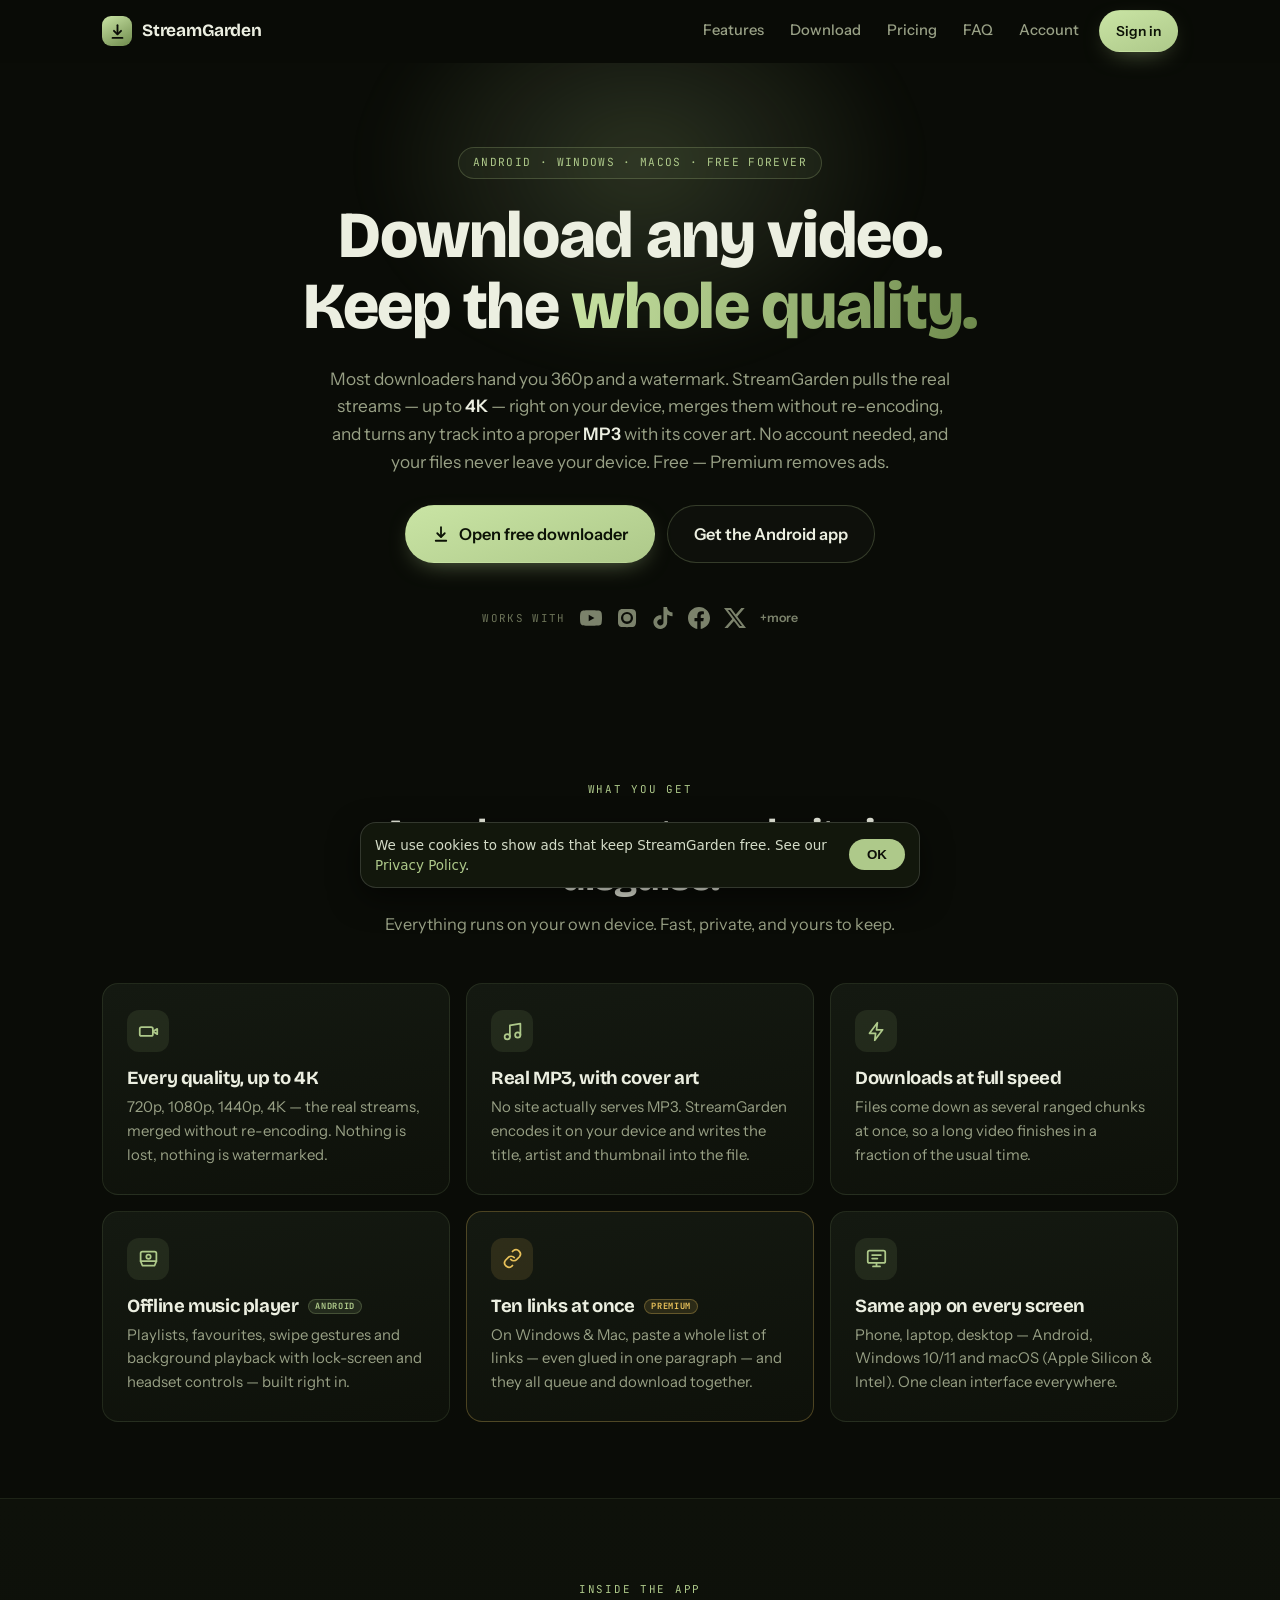
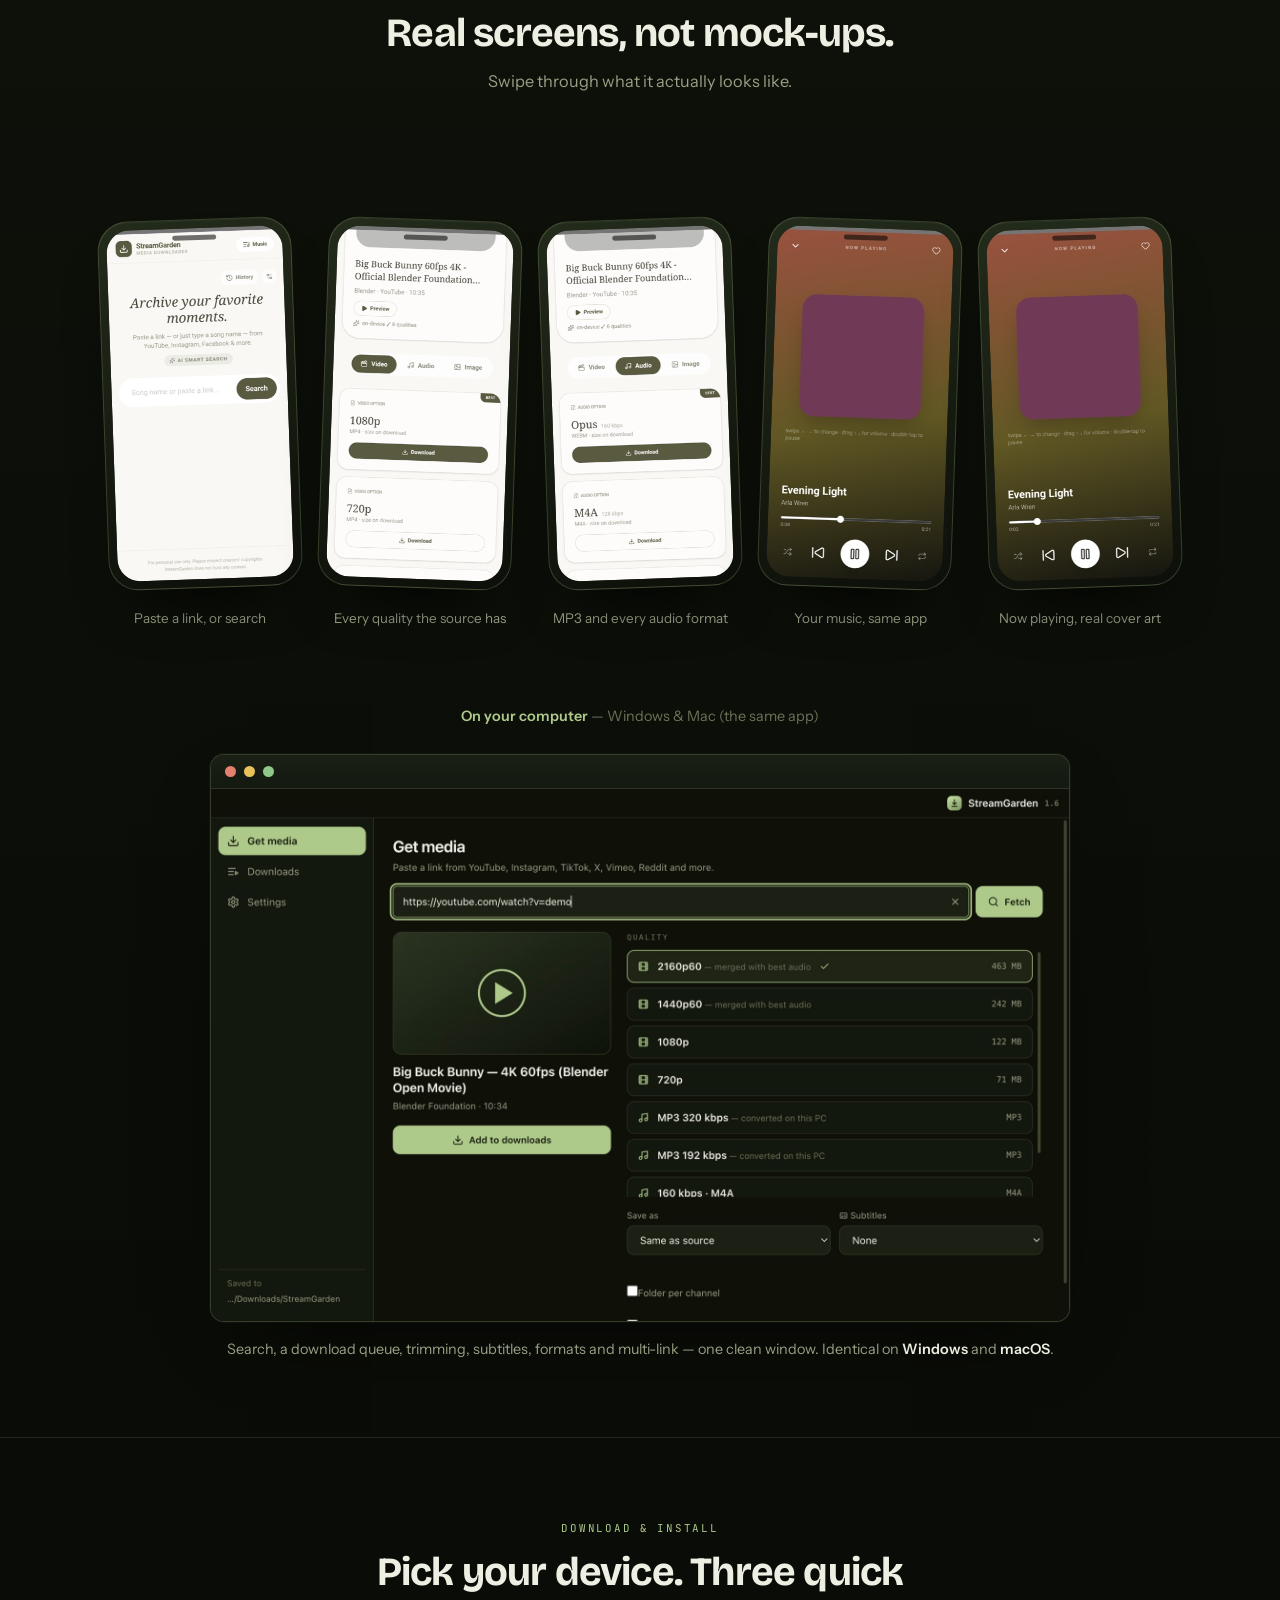
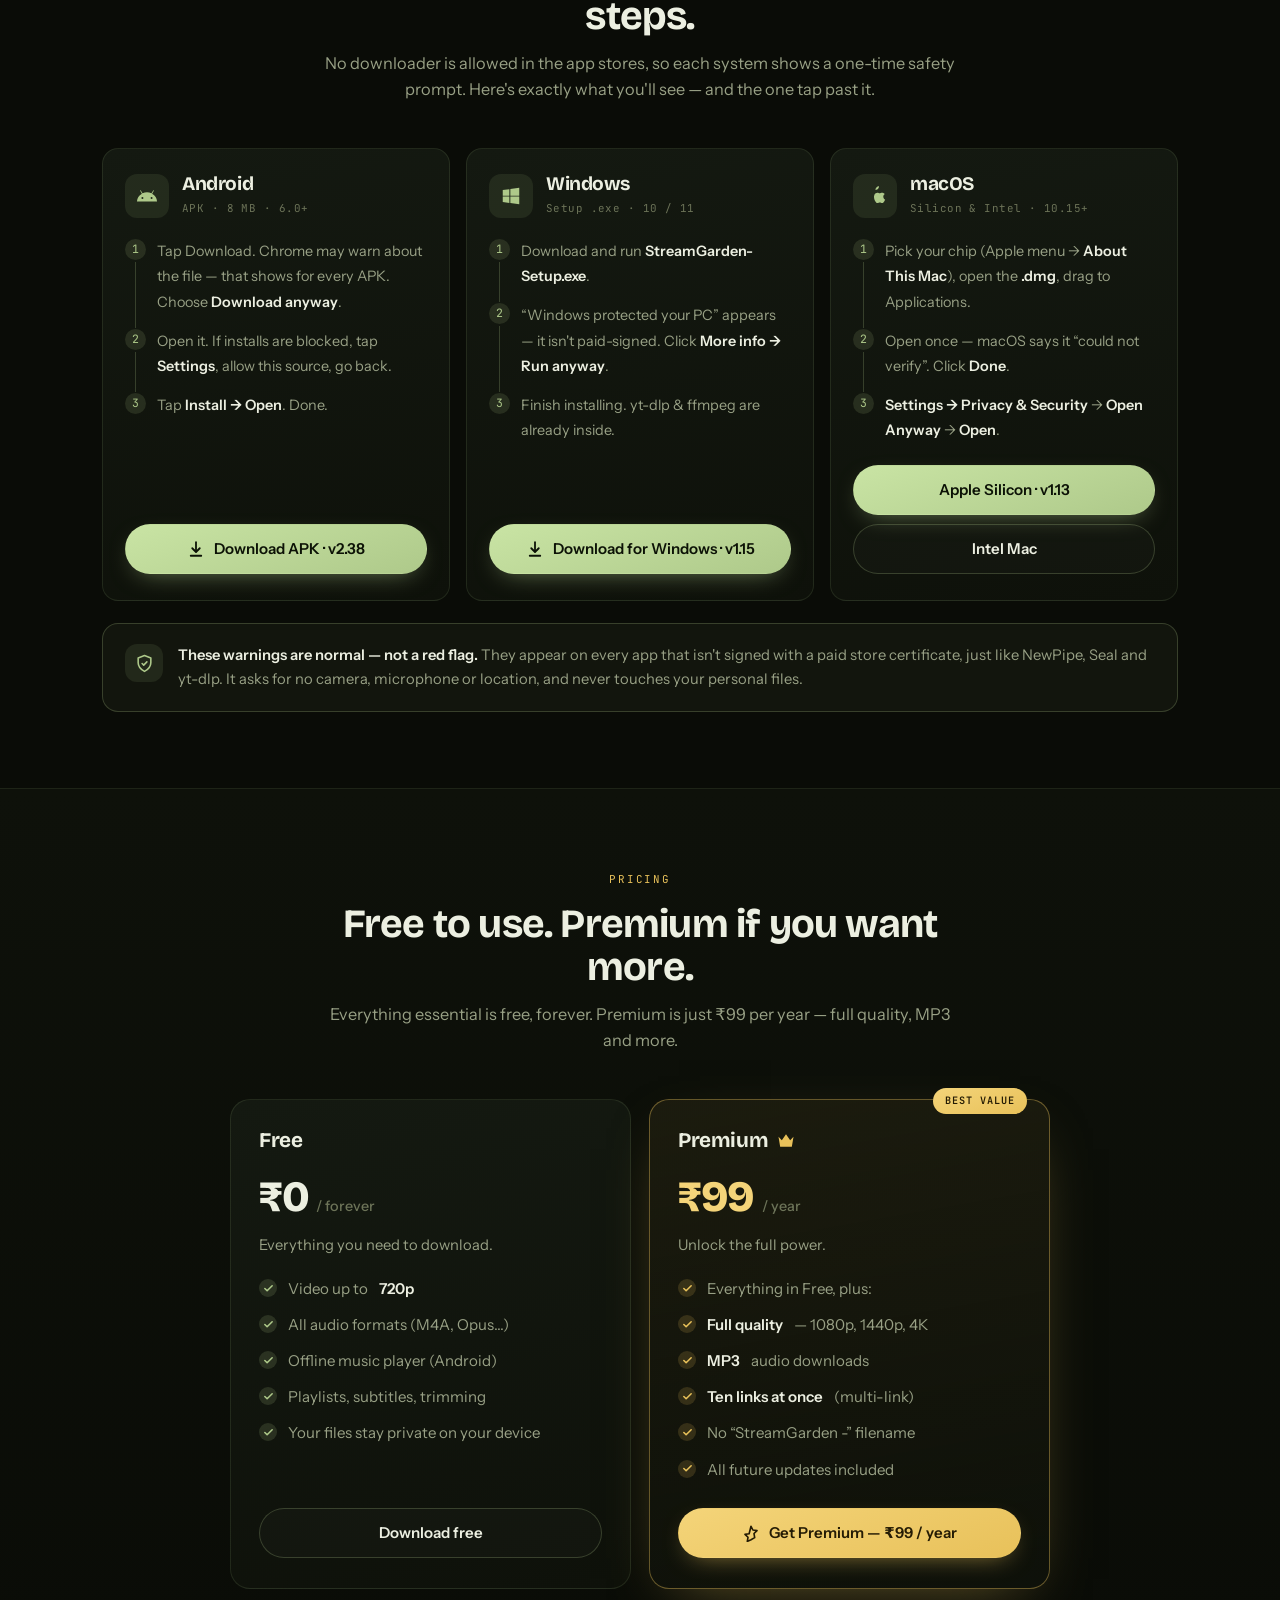
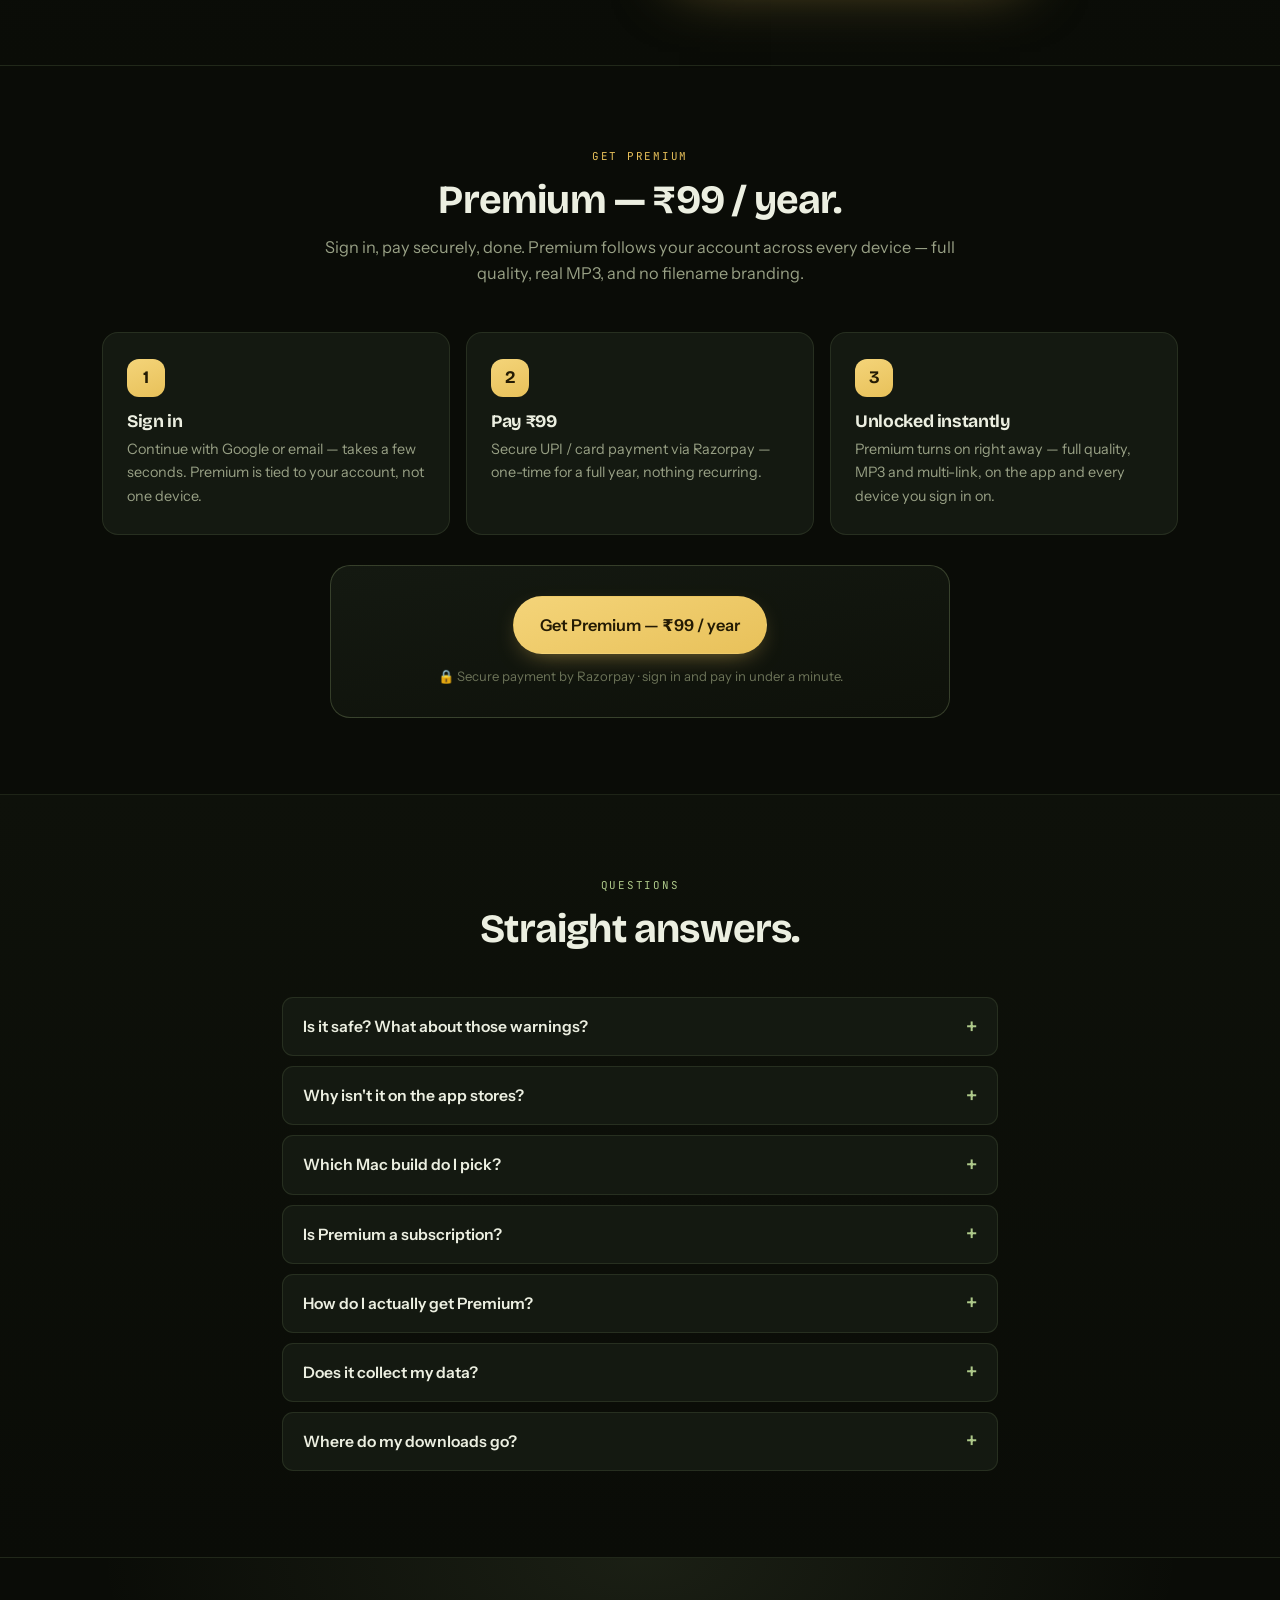
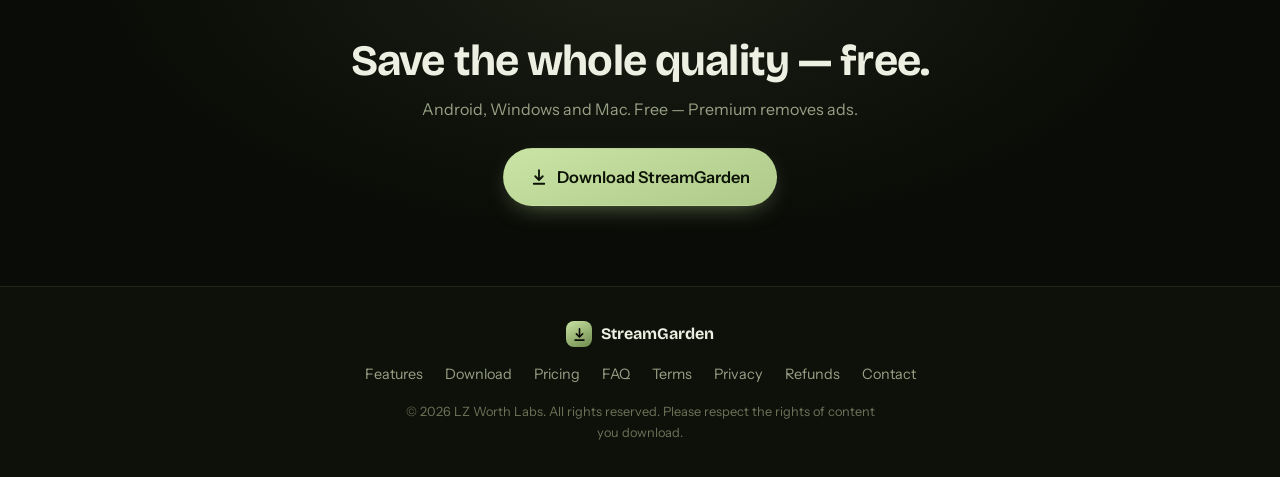
<file: index.html>
<!doctype html>
<html lang="en">
<head>
<meta charset="utf-8" />
<meta name="viewport" content="width=device-width, initial-scale=1, viewport-fit=cover" />
<title>StreamGarden — Free Video &amp; Audio Downloader for Android, Windows &amp; Mac</title>
<meta name="description" content="StreamGarden is a free video and audio downloader for Android, Windows and Mac. Save from YouTube, Instagram, TikTok, Facebook and more — every quality up to 4K, real MP3 with cover art. Free forever — go Premium to remove ads." />
<meta name="keywords" content="StreamGarden, streamgd, video downloader, audio downloader, YouTube downloader, Instagram downloader, TikTok downloader, MP3 downloader, 4K downloader, Android, Windows, Mac, free" />
<meta name="author" content="LZ Worth Labs" />
<meta name="monetag" content="d1b7d76217ab1a507c1bd36895297cc0" />
<meta name="robots" content="index, follow, max-image-preview:large" />
<meta name="theme-color" content="#0A0C07" />
<link rel="canonical" href="https://streamgd.lzworth.in/" />

<meta property="og:type" content="website" />
<meta property="og:site_name" content="StreamGarden" />
<meta property="og:url" content="https://streamgd.lzworth.in/" />
<meta property="og:title" content="StreamGarden — download any video, keep the whole quality" />
<meta property="og:description" content="Free video &amp; audio downloader for Android, Windows and Mac. Every quality up to 4K, real MP3 with cover art, an offline music player. Free — Premium removes ads." />
<meta property="og:image" content="https://streamgd.lzworth.in/shots/04-qualities.jpg" />
<meta property="og:image:width" content="620" />
<meta property="og:image:height" content="1234" />

<meta name="twitter:card" content="summary_large_image" />
<meta name="twitter:title" content="StreamGarden — download any video, keep the whole quality" />
<meta name="twitter:description" content="Free video &amp; audio downloader for Android, Windows and Mac. Up to 4K, real MP3, offline music player. Free." />
<meta name="twitter:image" content="https://streamgd.lzworth.in/shots/04-qualities.jpg" />

<script type="application/ld+json">
{
  "@context": "https://schema.org",
  "@type": "SoftwareApplication",
  "name": "StreamGarden",
  "alternateName": "streamgd",
  "url": "https://streamgd.lzworth.in/",
  "operatingSystem": "Android, Windows, macOS",
  "applicationCategory": "MultimediaApplication",
  "description": "Free video and audio downloader for Android, Windows and Mac. Save from YouTube, Instagram, TikTok, Facebook and more — every quality up to 4K, real MP3 with cover art.",
  "softwareVersion": "2.38",
  "offers": { "@type": "Offer", "price": "0", "priceCurrency": "INR" },
  "publisher": { "@type": "Organization", "name": "LZ Worth Labs", "url": "https://streamgd.lzworth.in/" }
}
</script>

<script type="application/ld+json">
{
  "@context": "https://schema.org",
  "@type": "WebSite",
  "name": "StreamGarden",
  "url": "https://streamgd.lzworth.in/",
  "publisher": { "@type": "Organization", "name": "LZ Worth Labs" }
}
</script>

<link rel="preconnect" href="https://fonts.googleapis.com" />
<link rel="preconnect" href="https://fonts.gstatic.com" crossorigin />
<link href="https://fonts.googleapis.com/css2?family=Bricolage+Grotesque:opsz,wght@12..96,500;12..96,600;12..96,700;12..96,800&family=Instrument+Sans:wght@400;500;600&family=JetBrains+Mono:wght@500&display=swap" rel="stylesheet" />
<link rel="stylesheet" href="styles.css" />
<link rel="icon" href="data:image/svg+xml,%3Csvg xmlns='http://www.w3.org/2000/svg' viewBox='0 0 32 32'%3E%3Crect width='32' height='32' rx='9' fill='%23AEC98A'/%3E%3Cpath d='M16 7v12m-5-5 5 5 5-5M9 25h14' stroke='%23101408' stroke-width='2.6' stroke-linecap='round' stroke-linejoin='round' fill='none'/%3E%3C/svg%3E" />
</head>
<body>

<!-- Password-reset links can land on the homepage (Supabase Site URL) instead of the
     account page. If we see a recovery token here, forward it to account.html intact. -->
<script>
(function(){
  var h=location.hash||'', q=location.search||'';
  if((h+q).indexOf('type=recovery')>-1||(h+q).indexOf('access_token=')>-1||/[?#].*code=/.test(h+q)){
    location.replace('/account.html'+q+h);
  }
})();
</script>

<!-- ═══════════════ header ═══════════════ -->
<header id="hdr">
  <div class="wrap bar">
    <a class="brand" href="#top">
      <span class="logo"><svg viewBox="0 0 24 24" fill="none" stroke="#0A0C07" stroke-width="2.6" stroke-linecap="round" stroke-linejoin="round"><path d="M12 3v12"/><path d="m7 11 5 5 5-5"/><path d="M5 21h14"/></svg></span>
      StreamGarden
    </a>
    <nav class="links">
      <a href="#features">Features</a>
      <a href="#download">Download</a>
      <a href="#pricing">Pricing</a>
      <a href="#faq">FAQ</a>
      <a href="/account.html" id="accountNav">Account</a>
    </nav>
    <a href="/account.html" id="authBtn" class="btn btn-sage btn-sm">Sign in</a>
  </div>
</header>

<main id="top">

  <!-- ═══════════════ hero ═══════════════ -->
  <section class="hero">
    <div class="glow"></div>
    <div class="wrap hero-in reveal">
      <span class="pill-eyebrow">Android · Windows · macOS · Free forever</span>
      <h1>Download any video.<br />Keep the <span class="grad">whole quality.</span></h1>
      <p class="lede">
        Most downloaders hand you 360p and a watermark. StreamGarden pulls the real streams —
        up to <b>4K</b> — right on your device, merges them without re-encoding, and turns any
        track into a proper <b>MP3</b> with its cover art. No account needed, and your files never
        leave your device. Free — Premium removes ads.
      </p>
      <div class="hero-cta">
        <a href="/app" class="btn btn-sage btn-lg">
          <svg viewBox="0 0 24 24" fill="none" stroke="currentColor" stroke-width="2.4" stroke-linecap="round" stroke-linejoin="round"><path d="M12 3v12"/><path d="m7 11 5 5 5-5"/><path d="M5 21h14"/></svg>
          Open free downloader
        </a>
        <a href="#download" class="btn btn-ghost btn-lg">Get the Android app</a>
      </div>
      <div class="works">
        <span class="works-label">Works with</span>
        <span class="w-ic" title="YouTube"><svg viewBox="0 0 24 24" fill="currentColor"><path d="M23.5 6.2a3 3 0 0 0-2.1-2.1C19.5 3.5 12 3.5 12 3.5s-7.5 0-9.4.5A3 3 0 0 0 .5 6.2C0 8.1 0 12 0 12s0 3.9.5 5.8a3 3 0 0 0 2.1 2.1c1.9.6 9.4.6 9.4.6s7.5 0 9.4-.5a3 3 0 0 0 2.1-2.1C24 15.9 24 12 24 12s0-3.9-.5-5.8ZM9.5 15.6V8.4l6.3 3.6-6.3 3.6Z"/></svg></span>
        <span class="w-ic" title="Instagram"><svg viewBox="0 0 24 24" fill="currentColor"><path d="M12 2.2c3.2 0 3.6 0 4.9.1 1.2.1 1.8.3 2.2.4.6.2 1 .5 1.4.9.4.4.7.8.9 1.4.2.4.4 1 .4 2.2.1 1.3.1 1.7.1 4.9s0 3.6-.1 4.9c-.1 1.2-.3 1.8-.4 2.2-.2.6-.5 1-.9 1.4-.4.4-.8.7-1.4.9-.4.2-1 .4-2.2.4-1.3.1-1.7.1-4.9.1s-3.6 0-4.9-.1c-1.2-.1-1.8-.3-2.2-.4a3.8 3.8 0 0 1-1.4-.9 3.8 3.8 0 0 1-.9-1.4c-.2-.4-.4-1-.4-2.2C2.2 15.6 2.2 15.2 2.2 12s0-3.6.1-4.9c.1-1.2.3-1.8.4-2.2.2-.6.5-1 .9-1.4.4-.4.8-.7 1.4-.9.4-.2 1-.4 2.2-.4C8.4 2.2 8.8 2.2 12 2.2Zm0 3.2A6.4 6.4 0 1 0 12 18.6 6.4 6.4 0 0 0 12 5.4Zm0 10.5A4.1 4.1 0 1 1 12 7.7a4.1 4.1 0 0 1 0 8.2Zm6.6-10.8a1.5 1.5 0 1 1-3 0 1.5 1.5 0 0 1 3 0Z"/></svg></span>
        <span class="w-ic" title="TikTok"><svg viewBox="0 0 24 24" fill="currentColor"><path d="M12.5.02c1.31-.02 2.61-.01 3.91-.02.08 1.53.63 3.09 1.75 4.17 1.12 1.11 2.7 1.62 4.24 1.79v4.03c-1.44-.05-2.89-.35-4.2-.97-.57-.26-1.1-.59-1.62-.93-.01 2.92.01 5.84-.02 8.75-.08 1.4-.54 2.79-1.35 3.94-1.31 1.92-3.58 3.17-5.91 3.21-1.43.08-2.86-.31-4.08-1.03-2.02-1.19-3.44-3.37-3.65-5.71-.02-.5-.03-1-.01-1.49.18-1.9 1.12-3.72 2.58-4.96 1.66-1.44 3.98-2.13 6.15-1.72.02 1.48-.04 2.96-.04 4.44-.99-.32-2.15-.23-3.02.37-.63.41-1.11 1.04-1.36 1.75-.21.51-.15 1.07-.14 1.61.24 1.64 1.82 3.02 3.5 2.87 1.12-.01 2.19-.66 2.77-1.61.19-.33.4-.67.41-1.06.1-1.79.06-3.57.07-5.36.01-4.03-.01-8.05.02-12.07Z"/></svg></span>
        <span class="w-ic" title="Facebook"><svg viewBox="0 0 24 24" fill="currentColor"><path d="M24 12.07C24 5.44 18.63.07 12 .07S0 5.44 0 12.07c0 5.99 4.39 10.95 10.13 11.85v-8.38H7.08v-3.47h3.05V9.43c0-3.01 1.79-4.67 4.53-4.67 1.31 0 2.69.24 2.69.24v2.95h-1.51c-1.49 0-1.96.93-1.96 1.87v2.25h3.33l-.53 3.47h-2.8v8.38C19.61 23.02 24 18.06 24 12.07Z"/></svg></span>
        <span class="w-ic" title="X"><svg viewBox="0 0 24 24" fill="currentColor"><path d="M18.9 1.15h3.68l-8.04 9.19L24 22.85h-7.41l-5.8-7.58-6.64 7.58H.47l8.6-9.83L0 1.15h7.59l5.24 6.93 6.07-6.93Zm-1.29 19.49h2.04L6.49 3.24H4.3l13.31 17.4Z"/></svg></span>
        <span class="w-ic" title="Vimeo, Reddit, SoundCloud, Twitch & more">+more</span>
      </div>
    </div>
  </section>

  <!-- ═══════════════ features ═══════════════ -->
  <section class="sec" id="features">
    <div class="wrap">
      <div class="sec-head reveal">
        <span class="tag">What you get</span>
        <h2>A real app — not a website in disguise.</h2>
        <p>Everything runs on your own device. Fast, private, and yours to keep.</p>
      </div>
      <div class="feat-grid">
        <article class="feat reveal">
          <span class="fic"><svg viewBox="0 0 24 24" fill="none" stroke="currentColor" stroke-width="2" stroke-linecap="round" stroke-linejoin="round"><rect x="2" y="7" width="15" height="10" rx="2"/><path d="m17 12 5-3v6l-5-3Z"/></svg></span>
          <h3>Every quality, up to 4K</h3>
          <p>720p, 1080p, 1440p, 4K — the real streams, merged without re-encoding. Nothing is lost, nothing is watermarked.</p>
        </article>
        <article class="feat reveal">
          <span class="fic"><svg viewBox="0 0 24 24" fill="none" stroke="currentColor" stroke-width="2" stroke-linecap="round" stroke-linejoin="round"><path d="M9 18V5l12-2v13"/><circle cx="6" cy="18" r="3"/><circle cx="18" cy="16" r="3"/></svg></span>
          <h3>Real MP3, with cover art</h3>
          <p>No site actually serves MP3. StreamGarden encodes it on your device and writes the title, artist and thumbnail into the file.</p>
        </article>
        <article class="feat reveal">
          <span class="fic"><svg viewBox="0 0 24 24" fill="none" stroke="currentColor" stroke-width="2" stroke-linecap="round" stroke-linejoin="round"><path d="m13 2-9 12h7l-1 8 9-12h-7l1-8Z"/></svg></span>
          <h3>Downloads at full speed</h3>
          <p>Files come down as several ranged chunks at once, so a long video finishes in a fraction of the usual time.</p>
        </article>
        <article class="feat reveal">
          <span class="fic"><svg viewBox="0 0 24 24" fill="none" stroke="currentColor" stroke-width="2" stroke-linecap="round" stroke-linejoin="round"><path d="M21 15V6a2 2 0 0 0-2-2H5a2 2 0 0 0-2 2v9"/><path d="M3 15h18l-2 5H5l-2-5Z"/><circle cx="12" cy="10" r="2.5"/></svg></span>
          <h3>Offline music player <span class="mini">Android</span></h3>
          <p>Playlists, favourites, swipe gestures and background playback with lock-screen and headset controls — built right in.</p>
        </article>
        <article class="feat reveal gold-edge">
          <span class="fic gold"><svg viewBox="0 0 24 24" fill="none" stroke="currentColor" stroke-width="2" stroke-linecap="round" stroke-linejoin="round"><path d="M10 13a5 5 0 0 0 7 0l3-3a5 5 0 0 0-7-7l-1 1"/><path d="M14 11a5 5 0 0 0-7 0l-3 3a5 5 0 0 0 7 7l1-1"/></svg></span>
          <h3>Ten links at once <span class="mini gold-mini">Premium</span></h3>
          <p>On Windows &amp; Mac, paste a whole list of links — even glued in one paragraph — and they all queue and download together.</p>
        </article>
        <article class="feat reveal">
          <span class="fic"><svg viewBox="0 0 24 24" fill="none" stroke="currentColor" stroke-width="2" stroke-linecap="round" stroke-linejoin="round"><rect x="2" y="3" width="20" height="14" rx="2"/><path d="M8 21h8M12 17v4M7 8h10M7 12h6"/></svg></span>
          <h3>Same app on every screen</h3>
          <p>Phone, laptop, desktop — Android, Windows 10/11 and macOS (Apple Silicon &amp; Intel). One clean interface everywhere.</p>
        </article>
      </div>
    </div>
  </section>

  <!-- ═══════════════ screenshots ═══════════════ -->
  <section class="sec alt" id="screens">
    <div class="wrap">
      <div class="sec-head reveal">
        <span class="tag">Inside the app</span>
        <h2>Real screens, not mock-ups.</h2>
        <p>Swipe through what it actually looks like.</p>
      </div>
      <p class="shots-label reveal"><span>On your phone</span> — Android</p>
      <div class="phones reveal">
        <figure class="phone"><div class="phone-frame"><span class="notch"></span><img src="shots/01-home.jpg" alt="Home screen" loading="lazy" /></div><figcaption>Paste a link, or search</figcaption></figure>
        <figure class="phone"><div class="phone-frame"><span class="notch"></span><img src="shots/04-qualities.jpg" alt="Quality options" loading="lazy" /></div><figcaption>Every quality the source has</figcaption></figure>
        <figure class="phone"><div class="phone-frame"><span class="notch"></span><img src="shots/05-audio.jpg" alt="Audio formats" loading="lazy" /></div><figcaption>MP3 and every audio format</figcaption></figure>
        <figure class="phone"><div class="phone-frame"><span class="notch"></span><img src="shots/02-music-library.jpg" alt="Music library" loading="lazy" /></div><figcaption>Your music, same app</figcaption></figure>
        <figure class="phone"><div class="phone-frame"><span class="notch"></span><img src="shots/03-now-playing.jpg" alt="Now playing" loading="lazy" /></div><figcaption>Now playing, real cover art</figcaption></figure>
      </div>

      <p class="shots-label reveal" style="margin-top:42px"><span>On your computer</span> — Windows &amp; Mac (the same app)</p>
      <div class="desktop-show reveal">
        <div class="dsk-frame">
          <div class="dsk-bar"><i></i><i></i><i></i></div>
          <img src="shots/06-desktop.jpg" alt="StreamGarden desktop app on Windows and Mac — quality picker" loading="lazy" />
        </div>
        <p class="dsk-cap">Search, a download queue, trimming, subtitles, formats and multi-link — one clean window. Identical on <b>Windows</b> and <b>macOS</b>.</p>
      </div>
    </div>
  </section>

  <!-- ═══════════════ download ═══════════════ -->
  <section class="sec" id="download">
    <div class="wrap">
      <div class="sec-head reveal">
        <span class="tag">Download &amp; install</span>
        <h2>Pick your device. Three quick steps.</h2>
        <p>No downloader is allowed in the app stores, so each system shows a one-time safety prompt. Here's exactly what you'll see — and the one tap past it.</p>
      </div>

      <div class="dl-grid">
        <!-- Android -->
        <article class="dlc reveal">
          <div class="dlc-top">
            <span class="pic"><svg viewBox="0 0 24 24" fill="currentColor"><path d="M17.6 9.48l1.84-3.18a.4.4 0 0 0-.7-.4l-1.87 3.23a11.4 11.4 0 0 0-9.74 0L5.26 5.9a.4.4 0 1 0-.7.4L6.4 9.48A10.7 10.7 0 0 0 1 18h22a10.7 10.7 0 0 0-5.4-8.52ZM7 15.25a1.1 1.1 0 1 1 0-2.2 1.1 1.1 0 0 1 0 2.2Zm10 0a1.1 1.1 0 1 1 0-2.2 1.1 1.1 0 0 1 0 2.2Z"/></svg></span>
            <div><h3>Android</h3><span class="muted">APK · 8 MB · 6.0+</span></div>
          </div>
          <ol class="steps">
            <li><span>Tap Download. Chrome may warn about the file — that shows for every APK. Choose <b>Download anyway</b>.</span></li>
            <li><span>Open it. If installs are blocked, tap <b>Settings</b>, allow this source, go back.</span></li>
            <li><span>Tap <b>Install → Open</b>. Done.</span></li>
          </ol>
          <a class="btn btn-sage dl-btn" href="StreamGarden.apk" download>
            <svg viewBox="0 0 24 24" fill="none" stroke="currentColor" stroke-width="2.4" stroke-linecap="round" stroke-linejoin="round"><path d="M12 3v12"/><path d="m7 11 5 5 5-5"/><path d="M5 21h14"/></svg>
            Download APK · v2.38
          </a>
        </article>

        <!-- Windows -->
        <article class="dlc reveal">
          <div class="dlc-top">
            <span class="pic"><svg viewBox="0 0 24 24" fill="currentColor"><path d="M3 5.5 10.2 4.5v7.1H3V5.5Zm0 13L10.2 19.5v-7H3v6ZM11.3 4.35 21 3v8.6h-9.7V4.35Zm0 15.3L21 21v-8.5h-9.7v7.15Z"/></svg></span>
            <div><h3>Windows</h3><span class="muted">Setup .exe · 10 / 11</span></div>
          </div>
          <ol class="steps">
            <li><span>Download and run <b>StreamGarden-Setup.exe</b>.</span></li>
            <li><span>“Windows protected your PC” appears — it isn't paid-signed. Click <b>More info → Run anyway</b>.</span></li>
            <li><span>Finish installing. yt-dlp &amp; ffmpeg are already inside.</span></li>
          </ol>
          <a class="btn btn-sage dl-btn" href="https://github.com/Obitouchiha002/streamgarden-pc/releases/download/v1.15/StreamGarden-Setup.exe" download>
            <svg viewBox="0 0 24 24" fill="none" stroke="currentColor" stroke-width="2.4" stroke-linecap="round" stroke-linejoin="round"><path d="M12 3v12"/><path d="m7 11 5 5 5-5"/><path d="M5 21h14"/></svg>
            Download for Windows · v1.15
          </a>
        </article>

        <!-- Mac -->
        <article class="dlc reveal">
          <div class="dlc-top">
            <span class="pic"><svg viewBox="0 0 24 24" fill="currentColor"><path d="M16.37 1.43c.09 1-.31 1.96-.94 2.66-.67.74-1.77 1.31-2.83 1.23-.11-.98.36-1.98.95-2.61.68-.73 1.85-1.28 2.82-1.28ZM19.9 8.4c-1.22-.06-2.26.69-2.85.69-.6 0-1.5-.66-2.47-.64-1.27.02-2.44.74-3.09 1.88-1.32 2.29-.34 5.68.95 7.54.63.91 1.38 1.93 2.36 1.89.95-.04 1.31-.61 2.45-.61 1.14 0 1.47.61 2.47.59 1.02-.02 1.67-.92 2.29-1.84.72-1.05 1.02-2.07 1.04-2.12-.02-.01-2-.77-2.02-3.05-.02-1.9 1.56-2.81 1.63-2.86-.89-1.31-2.28-1.46-2.77-1.49Z"/></svg></span>
            <div><h3>macOS</h3><span class="muted">Silicon &amp; Intel · 10.15+</span></div>
          </div>
          <ol class="steps">
            <li><span>Pick your chip (Apple menu → <b>About This Mac</b>), open the <b>.dmg</b>, drag to Applications.</span></li>
            <li><span>Open once — macOS says it “could not verify”. Click <b>Done</b>.</span></li>
            <li><span><b>Settings → Privacy &amp; Security</b> → <b>Open Anyway</b> → <b>Open</b>.</span></li>
          </ol>
          <div class="mac-btns">
            <a class="btn btn-sage dl-btn" href="https://github.com/Obitouchiha002/streamgarden-mac/releases/download/v1.13/StreamGarden-mac-arm64.dmg" download>Apple Silicon · v1.13</a>
            <a class="btn btn-ghost dl-btn" href="https://github.com/Obitouchiha002/streamgarden-mac/releases/download/v1.13/StreamGarden-mac-x64.dmg" download>Intel Mac</a>
          </div>
        </article>
      </div>

      <div class="safe reveal">
        <span class="pic"><svg viewBox="0 0 24 24" fill="none" stroke="currentColor" stroke-width="2" stroke-linecap="round" stroke-linejoin="round"><path d="M12 2 4 5v6c0 5 3.4 8.5 8 11 4.6-2.5 8-6 8-11V5l-8-3Z"/><path d="m9 12 2 2 4-4"/></svg></span>
        <p><b>These warnings are normal — not a red flag.</b> They appear on every app that isn't signed with a paid store certificate, just like NewPipe, Seal and yt-dlp. It asks for no camera, microphone or location, and never touches your personal files.</p>
      </div>
    </div>
  </section>

  <!-- ═══════════════ pricing ═══════════════ -->
  <section class="sec alt" id="pricing">
    <div class="wrap">
      <div class="sec-head reveal">
        <span class="tag gold-tag">Pricing</span>
        <h2>Free to use. Premium if you want more.</h2>
        <p>Everything essential is free, forever. Premium is just ₹99 per year — full quality, MP3 and more.</p>
      </div>

      <div class="price-grid">
        <article class="plan reveal">
          <div class="plan-head">
            <h3>Free</h3>
            <div class="price">₹0<span>/ forever</span></div>
            <p class="plan-sub">Everything you need to download.</p>
          </div>
          <ul class="plan-list">
            <li><i class="ck"></i> Video up to <b>720p</b></li>
            <li><i class="ck"></i> All audio formats (M4A, Opus…)</li>
            <li><i class="ck"></i> Offline music player (Android)</li>
            <li><i class="ck"></i> Playlists, subtitles, trimming</li>
            <li><i class="ck"></i> Your files stay private on your device</li>
          </ul>
          <a href="#download" class="btn btn-ghost" style="width:100%">Download free</a>
        </article>

        <article class="plan premium reveal">
          <span class="ribbon">Best value</span>
          <div class="plan-head">
            <h3>Premium <svg class="crown" viewBox="0 0 24 24" fill="currentColor"><path d="M3 7l4 4 5-7 5 7 4-4-2 12H5L3 7Z"/></svg></h3>
            <div class="price gold-price">₹99<span>/ year</span></div>
            <p class="plan-sub">Unlock the full power.</p>
          </div>
          <ul class="plan-list">
            <li><i class="ck gold-ck"></i> Everything in Free, plus:</li>
            <li><i class="ck gold-ck"></i> <b>Full quality</b> — 1080p, 1440p, 4K</li>
            <li><i class="ck gold-ck"></i> <b>MP3</b> audio downloads</li>
            <li><i class="ck gold-ck"></i> <b>Ten links at once</b> (multi-link)</li>
            <li><i class="ck gold-ck"></i> No “StreamGarden -” filename</li>
            <li><i class="ck gold-ck"></i> All future updates included</li>
          </ul>
          <a href="/account.html" class="btn btn-gold" style="width:100%">
            <svg viewBox="0 0 24 24" fill="none" stroke="currentColor" stroke-width="2.2" stroke-linecap="round" stroke-linejoin="round"><path d="m12 3 2.5 5 5.5.8-4 3.9.9 5.5L12 21l-4.9 2.2.9-5.5-4-3.9 5.5-.8L12 3Z"/></svg>
            Get Premium — ₹99 / year
          </a>
        </article>
      </div>
    </div>
  </section>

  <!-- ═══════════════ how to get premium ═══════════════ -->
  <section class="sec" id="getpremium">
    <div class="wrap">
      <div class="sec-head reveal">
        <span class="tag gold-tag">Get Premium</span>
        <h2>Premium — ₹99 / year.</h2>
        <p>Sign in, pay securely, done. Premium follows your account across every device — full quality, real MP3, and no filename branding.</p>
      </div>

      <div class="how-grid">
        <article class="how reveal">
          <span class="hn">1</span>
          <h3>Sign in</h3>
          <p>Continue with Google or email — takes a few seconds. Premium is tied to your account, not one device.</p>
        </article>
        <article class="how reveal">
          <span class="hn">2</span>
          <h3>Pay ₹99</h3>
          <p>Secure UPI / card payment via Razorpay — one-time for a full year, nothing recurring.</p>
        </article>
        <article class="how reveal">
          <span class="hn">3</span>
          <h3>Unlocked instantly</h3>
          <p>Premium turns on right away — full quality, MP3 and multi-link, on the app and every device you sign in on.</p>
        </article>
      </div>

      <div class="msg-box reveal" style="text-align:center">
        <a class="btn btn-gold btn-lg" href="/account.html">
          Get Premium — ₹99 / year
        </a>
        <p class="msg-note">🔒 Secure payment by Razorpay · sign in and pay in under a minute.</p>
      </div>
    </div>
  </section>

  <!-- ═══════════════ faq ═══════════════ -->
  <section class="sec alt" id="faq">
    <div class="wrap narrow">
      <div class="sec-head reveal">
        <span class="tag">Questions</span>
        <h2>Straight answers.</h2>
      </div>
      <div class="faq reveal">
        <details><summary>Is it safe? What about those warnings?</summary><p>Yes. It asks for no camera, microphone, location or contacts. The prompts — Chrome's APK notice, “Windows protected your PC”, macOS's “could not verify” — appear only because the app isn't signed with a paid store certificate, not because anything is wrong. Most independent apps ship this way.</p></details>
        <details><summary>Why isn't it on the app stores?</summary><p>Google and Apple don't allow apps that download from platforms like YouTube. That's why NewPipe, Seal and every similar app are distributed outside the stores — exactly like this.</p></details>
        <details><summary>Which Mac build do I pick?</summary><p>Apple menu → <b>About This Mac</b>. “Apple M1/M2/M3…” → choose <b>Apple Silicon</b>; “Intel” → choose <b>Intel</b>. Same app either way.</p></details>
        <details><summary>Is Premium a subscription?</summary><p>No. It's a single ₹99 payment, unlocked for life on your device, including all future updates. No renewals, no recurring charge.</p></details>
        <details><summary>How do I actually get Premium?</summary><p>Message us on WhatsApp (button above), pay ₹99 by UPI, send the screenshot. We flip your device to Premium instantly. No card details ever leave your hands.</p></details>
        <details><summary>Does it collect my data?</summary><p>The app doesn't run analytics and never touches your files or activity — it only registers a device identifier so updates and Premium can be applied. The website is free and shows ads (via Monetag) to cover costs; Premium removes ads. See our <a href="/privacy.html">Privacy Policy</a>.</p></details>
        <details><summary>Where do my downloads go?</summary><p>Into a <b>StreamGarden</b> folder in your normal Downloads / storage — ordinary files, visible to every gallery, file manager and music player.</p></details>
      </div>
    </div>
  </section>

  <!-- ═══════════════ final CTA ═══════════════ -->
  <section class="final reveal">
    <div class="wrap">
      <h2>Save the whole quality — free.</h2>
      <p>Android, Windows and Mac. Free — Premium removes ads.</p>
      <a href="#download" class="btn btn-sage btn-lg">
        <svg viewBox="0 0 24 24" fill="none" stroke="currentColor" stroke-width="2.4" stroke-linecap="round" stroke-linejoin="round"><path d="M12 3v12"/><path d="m7 11 5 5 5-5"/><path d="M5 21h14"/></svg>
        Download StreamGarden
      </a>
    </div>
  </section>
</main>

<footer>
  <div class="wrap foot">
    <div class="foot-brand">
      <span class="logo sm"><svg viewBox="0 0 24 24" fill="none" stroke="#0A0C07" stroke-width="2.6" stroke-linecap="round" stroke-linejoin="round"><path d="M12 3v12"/><path d="m7 11 5 5 5-5"/><path d="M5 21h14"/></svg></span>
      StreamGarden
    </div>
    <nav class="foot-links">
      <a href="#features">Features</a><a href="#download">Download</a><a href="#pricing">Pricing</a><a href="#faq">FAQ</a>
      <a href="/terms.html">Terms</a><a href="/privacy.html">Privacy</a><a href="/refund.html">Refunds</a><a href="/contact.html">Contact</a>
    </nav>
    <p class="foot-note">© 2026 LZ Worth Labs. All rights reserved. Please respect the rights of content you download.</p>
  </div>
</footer>

<script src="script.js"></script>
<script>
// Make the header account-aware: if the visitor is signed in (session saved by /account.html on
// this same origin), turn "Sign in" into "Account" and show their live plan.
(function () {
  var SUPA = 'https://befdjbbzuyzjlyrckkxj.supabase.co';
  var ANON = 'eyJhbGciOiJIUzI1NiIsInR5cCI6IkpXVCJ9.eyJpc3MiOiJzdXBhYmFzZSIsInJlZiI6ImJlZmRqYmJ6dXl6amx5cmNra3hqIiwicm9sZSI6ImFub24iLCJpYXQiOjE3ODQwMDIyNjYsImV4cCI6MjA5OTU3ODI2Nn0.OLJterEVLS2zIKsFv2tAZmgU0TxwXxRbfeE_sEEkHj4';
  var btn = document.getElementById('authBtn');
  var nav = document.getElementById('accountNav');
  var s; try { s = JSON.parse(localStorage.getItem('sg_web_session') || 'null'); } catch (e) {}
  if (!s || !s.t) return;                         // logged out → keep "Sign in"
  if (btn) btn.textContent = 'Account';           // logged in
  fetch(SUPA + '/rest/v1/rpc/my_status', {
    method: 'POST',
    headers: { apikey: ANON, Authorization: 'Bearer ' + s.t, 'Content-Type': 'application/json' },
    body: '{}',
  }).then(function (r) { return r.json(); }).then(function (d) {
    var row = Array.isArray(d) ? d[0] : d;
    if (!row) return;
    var name = (row.name || (s.u && s.u.email ? s.u.email.split('@')[0] : 'Account'));
    if (btn) btn.textContent = row.premium ? '⭐ Premium' : 'Account';
    if (nav) nav.textContent = row.premium ? (name + ' · Premium') : name;
  }).catch(function () {});
})();
</script>

<!-- Monetag In-Page Push (banner) — homepage only, never on the account/checkout page. This
     clean format shows a small native-style banner that takes no layout space and never blocks
     or interrupts the user (no popunder, no fullscreen, no push spam). -->
<script>(function(s){s.dataset.zone='11797029',s.src='https://nap5k.com/tag.min.js'})([document.documentElement,document.body].filter(Boolean).pop().appendChild(document.createElement('script')))</script>

<!-- Cookie notice: this page carries an ad partner that uses cookies, so tell visitors once. -->
<div id="ck" style="display:none;position:fixed;left:12px;right:12px;bottom:12px;z-index:9999;max-width:560px;margin:auto;background:#12170c;border:1px solid rgba(255,255,255,.14);color:#D4DCC8;border-radius:16px;padding:12px 14px;font:13.5px/1.5 system-ui,sans-serif;box-shadow:0 10px 30px rgba(0,0,0,.5);display:none;align-items:center;gap:12px">
  <span style="flex:1">We use cookies to show ads that keep StreamGarden free. See our <a href="/privacy.html" style="color:#AEC98A">Privacy Policy</a>.</span>
  <button id="ckOk" style="border:0;border-radius:999px;padding:8px 18px;font-weight:800;background:#AEC98A;color:#0d0f08;cursor:pointer">OK</button>
</div>
<script>
(function(){var k='sg_cookie_ok';try{if(localStorage.getItem(k))return}catch(e){}
  var b=document.getElementById('ck');b.style.display='flex';
  document.getElementById('ckOk').onclick=function(){try{localStorage.setItem(k,'1')}catch(e){}b.style.display='none'};})();
</script>
</body>
</html>
</file>
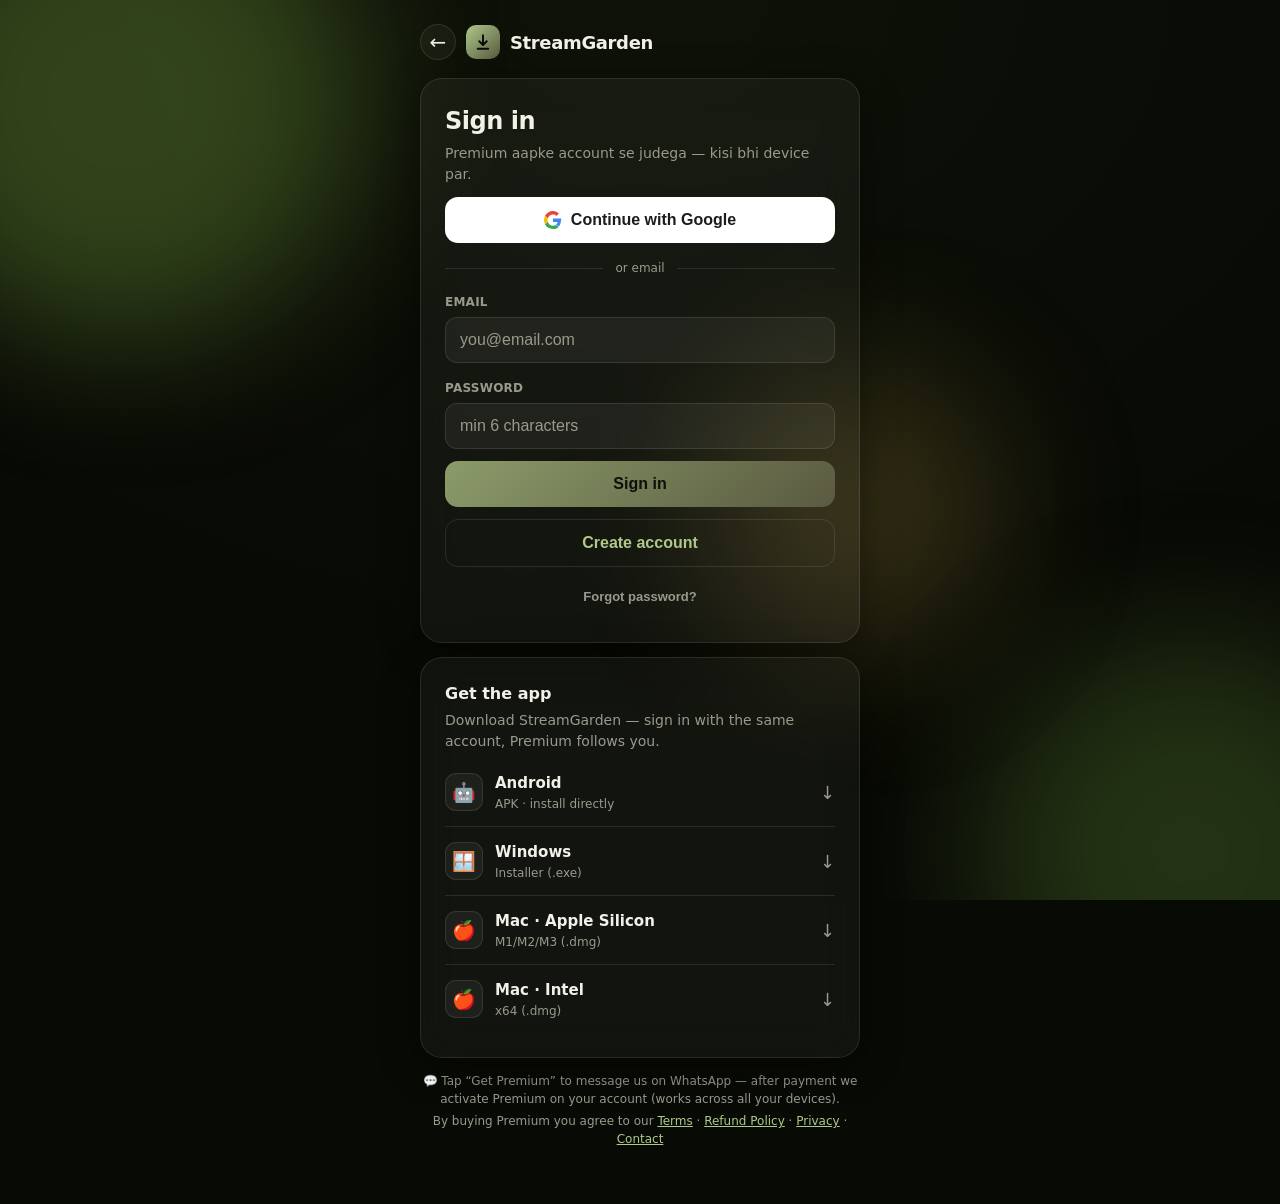
<file: account.html>
<!doctype html>
<html lang="en">
<head>
<meta charset="utf-8">
<meta name="viewport" content="width=device-width, initial-scale=1">
<title>StreamGarden — Account</title>
<meta name="description" content="Sign in to StreamGarden, manage your Premium plan and download the app for Android, Windows and Mac.">
<script src="https://checkout.razorpay.com/v1/checkout.js"></script>
<style>
  :root{
    --ink:#F2F1E8; --sub:#9a9a8c; --sage:#AEC98A; --moss:#5A5A40; --moss2:#8B9B6A;
    --gold:#E0B24C; --good:#5CD08A; --bad:#FF6B5E;
    --card:rgba(255,255,255,.045); --line:rgba(255,255,255,.10); --fieldbg:rgba(255,255,255,.05);
  }
  *{box-sizing:border-box;margin:0;-webkit-tap-highlight-color:transparent}
  html,body{min-height:100%}
  body{background:#080A05;color:var(--ink);font:16px/1.5 -apple-system,"SF Pro Text",system-ui,"Segoe UI",sans-serif;
       -webkit-font-smoothing:antialiased;position:relative;overflow-x:hidden;
       display:flex;flex-direction:column;align-items:center;padding:24px 16px 56px}
  /* animated aurora background */
  .bg{position:fixed;inset:0;z-index:-1;overflow:hidden;background:radial-gradient(120% 120% at 50% 0%,#0e1208 0%,#080A05 60%)}
  .blob{position:absolute;border-radius:50%;filter:blur(70px);opacity:.5;will-change:transform}
  .b1{width:480px;height:480px;background:#5A7A2E;top:-140px;left:-120px;animation:f1 18s ease-in-out infinite}
  .b2{width:420px;height:420px;background:#3f5a22;bottom:-160px;right:-120px;animation:f2 22s ease-in-out infinite}
  .b3{width:300px;height:300px;background:#7a6a2e;top:40%;left:55%;opacity:.35;animation:f3 26s ease-in-out infinite}
  @keyframes f1{0%,100%{transform:translate(0,0) scale(1)}50%{transform:translate(80px,60px) scale(1.15)}}
  @keyframes f2{0%,100%{transform:translate(0,0) scale(1)}50%{transform:translate(-70px,-50px) scale(1.1)}}
  @keyframes f3{0%,100%{transform:translate(0,0) scale(1)}50%{transform:translate(-60px,40px) scale(1.2)}}
  @media (prefers-reduced-motion:reduce){.blob{animation:none}}

  .top{width:100%;max-width:440px;display:flex;align-items:center;gap:10px;margin-bottom:18px}
  .back{width:36px;height:36px;border-radius:50%;background:var(--card);border:1px solid var(--line);display:flex;align-items:center;justify-content:center;text-decoration:none;color:var(--ink);font-size:20px;flex-shrink:0;backdrop-filter:blur(10px)}
  .back:active{transform:scale(.94)}
  .homelink{display:flex;align-items:center;gap:10px;text-decoration:none;color:inherit}
  .logo{width:34px;height:34px;border-radius:10px;background:linear-gradient(135deg,#AEC98A,#5A5A40);display:flex;align-items:center;justify-content:center}
  .brand{font-weight:700;font-size:18px;letter-spacing:-.02em}

  .card{background:var(--card);border:1px solid var(--line);border-radius:22px;padding:24px;max-width:440px;width:100%;
        backdrop-filter:blur(20px);box-shadow:0 10px 40px rgba(0,0,0,.4)}
  h1{font-size:24px;font-weight:700;letter-spacing:-.02em}
  .sub{color:var(--sub);font-size:14px;margin-top:4px}
  label{display:block;font-size:12px;font-weight:600;text-transform:uppercase;color:var(--sub);letter-spacing:.02em;margin:16px 0 6px}
  input{width:100%;background:var(--fieldbg);color:var(--ink);border:1px solid var(--line);border-radius:12px;padding:13px 14px;font-size:16px;outline:none;transition:border-color .15s,box-shadow .15s}
  input:focus{border-color:var(--moss2);box-shadow:0 0 0 3.5px rgba(139,155,106,.22)}
  input::placeholder{color:var(--sub)}
  button{width:100%;margin-top:12px;border:0;border-radius:13px;padding:14px;font-size:16px;font-weight:600;
         background:linear-gradient(135deg,#8B9B6A,#5A5A40);color:#0d0f08;cursor:pointer;transition:opacity .15s,transform .1s;
         display:flex;align-items:center;justify-content:center;gap:9px}
  button:active{transform:scale(.98);opacity:.9} button[disabled]{opacity:.5}
  button.ghost{background:transparent;color:var(--sage);border:1px solid var(--line)}
  button.google{background:#fff;color:#1C1C1E;border:0}
  button.gold{background:linear-gradient(135deg,#E8C766,#C9982E);color:#221a06}
  .divider{display:flex;align-items:center;gap:12px;color:var(--sub);font-size:12px;margin:16px 0 4px}
  .divider::before,.divider::after{content:"";flex:1;height:1px;background:var(--line)}
  .row{display:flex;justify-content:space-between;align-items:center;padding:13px 0;border-bottom:1px solid var(--line);font-size:15px}
  .row:last-of-type{border-bottom:0}
  .row .k{color:var(--sub);font-size:13px} .row .v{font-weight:600;text-align:right;word-break:break-word;max-width:60%}
  .badge{display:inline-flex;align-items:center;gap:5px;font-weight:700;font-size:12px;padding:4px 10px;border-radius:999px}
  .badge.prem{background:rgba(224,178,76,.18);color:var(--gold)} .badge.free{background:rgba(255,255,255,.1);color:var(--sub)}
  .out{margin-top:14px;font-size:14px;padding:12px 14px;border-radius:12px;display:none}
  .out.ok{display:block;background:rgba(92,208,138,.14);color:var(--good)}
  .out.err{display:block;background:rgba(255,107,94,.14);color:var(--bad)}
  .hint{margin-top:14px;font-size:12px;color:var(--sub);line-height:1.5;max-width:440px;text-align:center}
  .price{font-size:14px;color:var(--sub);margin-top:6px;text-align:center}
  .avatar{width:52px;height:52px;border-radius:50%;background:linear-gradient(135deg,#AEC98A,#5A5A40);display:flex;align-items:center;justify-content:center;color:#0d0f08;font-weight:700;font-size:20px;flex-shrink:0}
  .namebox{display:flex;align-items:center;gap:13px;margin-bottom:4px}
  .pencil{background:none;border:0;padding:6px;width:auto;margin:0;color:var(--sub);cursor:pointer;font-size:15px}
  .getapp{margin-top:16px;padding:16px;background:rgba(224,178,76,.08);border:1px solid rgba(224,178,76,.2);border-radius:14px}
  .getapp h3{font-size:15px;font-weight:700} .getapp p{font-size:13px;color:var(--sub);margin-top:3px}
  a.applink{display:block;text-align:center;margin-top:10px;background:linear-gradient(135deg,#8B9B6A,#5A5A40);color:#0d0f08;text-decoration:none;border-radius:11px;padding:12px;font-weight:600;font-size:15px}
  /* download all platforms */
  .dl h3{font-size:16px;font-weight:700}
  .dlrow{display:flex;align-items:center;gap:12px;padding:13px 0;border-bottom:1px solid var(--line);text-decoration:none;color:var(--ink)}
  .dlrow:last-child{border-bottom:0}
  .dlrow:active{opacity:.7}
  .dlic{width:38px;height:38px;border-radius:11px;background:var(--fieldbg);border:1px solid var(--line);display:flex;align-items:center;justify-content:center;flex-shrink:0;font-size:19px}
  .dlrow .t{flex:1;min-width:0}
  .dlrow .t b{font-size:15px;font-weight:600} .dlrow .t span{display:block;font-size:12px;color:var(--sub)}
  .dlrow .arrow{color:var(--sub);font-size:18px}
  .hidden{display:none}
</style>
</head>
<body>
  <div class="bg"><div class="blob b1"></div><div class="blob b2"></div><div class="blob b3"></div></div>

  <div class="top">
    <a href="/" class="back" title="Back to home" aria-label="Back">←</a>
    <a href="/" class="homelink">
      <span class="logo"><svg width="18" height="18" viewBox="0 0 24 24" fill="none" stroke="#0A0C07" stroke-width="2.6" stroke-linecap="round" stroke-linejoin="round"><path d="M12 3v12"/><path d="m7 11 5 5 5-5"/><path d="M5 21h14"/></svg></span>
      <span class="brand">StreamGarden</span>
    </a>
  </div>

  <!-- SIGNED OUT -->
  <div id="out_card" class="card">
    <h1>Sign in</h1>
    <div class="sub">Premium aapke account se judega — kisi bhi device par.</div>
    <button class="google" id="googleBtn">
      <svg width="18" height="18" viewBox="0 0 48 48"><path fill="#EA4335" d="M24 9.5c3.5 0 6.6 1.2 9 3.6l6.7-6.7C35.6 2.4 30.1 0 24 0 14.6 0 6.4 5.4 2.5 13.3l7.8 6c1.9-5.6 7.1-9.8 13.7-9.8z"/><path fill="#4285F4" d="M46.1 24.6c0-1.6-.1-3.1-.4-4.6H24v9.1h12.4c-.5 2.9-2.1 5.3-4.6 7l7.1 5.5c4.2-3.9 6.2-9.6 6.2-17z"/><path fill="#FBBC05" d="M10.3 28.7c-.5-1.4-.7-2.9-.7-4.7s.3-3.3.7-4.7l-7.8-6C1 16.6 0 20.2 0 24s1 7.4 2.5 10.7l7.8-6z"/><path fill="#34A853" d="M24 48c6.1 0 11.3-2 15-5.5l-7.1-5.5c-2 1.4-4.6 2.2-7.9 2.2-6.6 0-11.8-4.2-13.7-9.8l-7.8 6C6.4 42.6 14.6 48 24 48z"/></svg>
      Continue with Google
    </button>
    <div class="divider">or email</div>
    <label>Email</label>
    <input id="email" type="email" placeholder="you@email.com" autocomplete="email">
    <label>Password</label>
    <input id="pw" type="password" placeholder="min 6 characters" autocomplete="current-password">
    <button id="signinBtn">Sign in</button>
    <button id="signupBtn" class="ghost">Create account</button>
    <button id="forgotBtn" class="ghost" style="border:0;color:var(--sub);font-size:13px;margin-top:8px">Forgot password?</button>
    <div id="out1" class="out"></div>
  </div>

  <!-- RESET PASSWORD (shown when arriving from a reset email link) -->
  <div id="reset_card" class="card hidden">
    <h1>Set a new password</h1>
    <div class="sub">Choose a new password for your account.</div>
    <label>New password</label>
    <input id="newpw" type="password" placeholder="min 6 characters" autocomplete="new-password">
    <button id="setpwBtn">Save new password</button>
    <div id="out3" class="out"></div>
  </div>

  <!-- SIGNED IN -->
  <div id="in_card" class="card hidden">
    <h1 id="welcomeHead" style="margin-bottom:4px">Welcome 🌱</h1>
    <div class="sub" id="welcomeSub" style="margin-bottom:16px">Your StreamGarden account</div>
    <div class="namebox">
      <div class="avatar" id="avatar">?</div>
      <div style="flex:1;min-width:0">
        <div id="nameRow" style="display:flex;align-items:center;gap:6px">
          <b id="uName" style="font-size:18px">You</b>
          <button class="pencil" id="editBtn" title="Edit name">✏️</button>
        </div>
        <div class="sub" id="uEmail" style="margin:0;overflow:hidden;text-overflow:ellipsis;white-space:nowrap"></div>
      </div>
    </div>
    <div id="nameEdit" class="hidden">
      <input id="nameInput" placeholder="Your name" maxlength="40">
      <button id="saveNameBtn">Save name</button>
    </div>

    <div style="margin-top:16px">
      <div class="row"><span class="k">Plan</span><span class="v"><span id="planBadge" class="badge free">Free</span></span></div>
      <div class="row" id="expRow" style="display:none"><span class="k">Valid till</span><span class="v" id="expDate">—</span></div>
      <div class="row"><span class="k">Account id</span><span class="v" style="font-family:ui-monospace,monospace;font-size:12px" id="uId">—</span></div>
    </div>

    <div id="buyWrap">
      <button id="buyBtn" class="gold">Get Premium — ₹99/year</button>
      <div class="price">Full quality · MP3 · no filename branding</div>
    </div>

    <div id="receiptWrap" class="hidden">
      <button id="receiptBtn" class="ghost">Download receipt</button>
    </div>

    <button id="signoutBtn" class="ghost" style="margin-top:14px">Sign out</button>

    <div id="getapp" class="getapp hidden">
      <h3>🎉 Premium active!</h3>
      <p>Ab StreamGarden app me isi email se sign in karo — Premium turant unlock.</p>
      <a class="applink" href="/StreamGarden.apk">📥 Download the Android app</a>
    </div>
    <div id="out2" class="out"></div>
  </div>

  <!-- GET THE APP — all platforms -->
  <div class="card dl" style="margin-top:14px">
    <h3>Get the app</h3>
    <div class="sub" style="margin-bottom:6px">Download StreamGarden — sign in with the same account, Premium follows you.</div>
    <a class="dlrow" href="/StreamGarden.apk">
      <span class="dlic">🤖</span>
      <span class="t"><b>Android</b><span>APK · install directly</span></span>
      <span class="arrow">↓</span>
    </a>
    <a class="dlrow" href="https://github.com/Obitouchiha002/streamgarden-pc/releases/download/v1.15/StreamGarden-Setup.exe">
      <span class="dlic">🪟</span>
      <span class="t"><b>Windows</b><span>Installer (.exe)</span></span>
      <span class="arrow">↓</span>
    </a>
    <a class="dlrow" href="https://github.com/Obitouchiha002/streamgarden-mac/releases/download/v1.13/StreamGarden-mac-arm64.dmg">
      <span class="dlic">🍎</span>
      <span class="t"><b>Mac · Apple Silicon</b><span>M1/M2/M3 (.dmg)</span></span>
      <span class="arrow">↓</span>
    </a>
    <a class="dlrow" href="https://github.com/Obitouchiha002/streamgarden-mac/releases/download/v1.13/StreamGarden-mac-x64.dmg">
      <span class="dlic">🍎</span>
      <span class="t"><b>Mac · Intel</b><span>x64 (.dmg)</span></span>
      <span class="arrow">↓</span>
    </a>
  </div>

  <div class="hint">💬 Tap “Get Premium” to message us on WhatsApp — after payment we activate Premium on your account (works across all your devices).</div>

  <div class="hint" style="margin-top:4px">
    By buying Premium you agree to our
    <a href="/terms.html" style="color:var(--sage)">Terms</a> ·
    <a href="/refund.html" style="color:var(--sage)">Refund Policy</a> ·
    <a href="/privacy.html" style="color:var(--sage)">Privacy</a> ·
    <a href="/contact.html" style="color:var(--sage)">Contact</a>
  </div>

<script>
const SUPA='https://befdjbbzuyzjlyrckkxj.supabase.co';
const ANON='eyJhbGciOiJIUzI1NiIsInR5cCI6IkpXVCJ9.eyJpc3MiOiJzdXBhYmFzZSIsInJlZiI6ImJlZmRqYmJ6dXl6amx5cmNra3hqIiwicm9sZSI6ImFub24iLCJpYXQiOjE3ODQwMDIyNjYsImV4cCI6MjA5OTU3ODI2Nn0.OLJterEVLS2zIKsFv2tAZmgU0TxwXxRbfeE_sEEkHj4';
const API='https://streamgd.lzworth.in/api';
const KEY='sg_web_session';
const $=id=>document.getElementById(id);
let session=null, status=null, lastReceipt=null;

function saveS(){try{session?localStorage.setItem(KEY,JSON.stringify(session)):localStorage.removeItem(KEY)}catch(e){}}
function loadS(){try{const s=localStorage.getItem(KEY);return s?JSON.parse(s):null}catch(e){return null}}
function show(el,m,ok){el.textContent=m;el.className='out '+(ok?'ok':'err')}
function view(signedIn){$('out_card').classList.toggle('hidden',signedIn);$('in_card').classList.toggle('hidden',!signedIn)}

async function api(path,body,token){
  const r=await fetch(SUPA+path,{method:'POST',headers:{apikey:ANON,Authorization:'Bearer '+(token||ANON),'Content-Type':'application/json'},body:JSON.stringify(body)});
  return{status:r.status,data:await r.json().catch(()=>null)};
}
function setSession(d){session={t:d.access_token,r:d.refresh_token,u:{id:d.user.id,email:d.user.email}};saveS()}

async function refresh(){
  if(!session?.r)return false;
  const r=await api('/auth/v1/token?grant_type=refresh_token',{refresh_token:session.r});
  if(r.status<400&&r.data?.access_token){setSession({...r.data,user:session.u});return true}
  return false;
}
async function loadStatus(){
  let r=await api('/rest/v1/rpc/my_status',{},session.t);
  if(r.status===401&&await refresh())r=await api('/rest/v1/rpc/my_status',{},session.t);
  status=Array.isArray(r.data)?r.data[0]:r.data;
  render();
}
function render(){
  const name=status?.name||session.u.email.split('@')[0];
  const prem=!!status?.premium;
  $('welcomeHead').textContent='Welcome, '+name+' 🌱';
  $('welcomeSub').textContent=prem?'You’re on Premium — enjoy!':'Your StreamGarden account';
  $('uName').textContent=name;
  $('avatar').textContent=(name[0]||'?').toUpperCase();
  $('uEmail').textContent=status?.email||session.u.email;
  $('uId').textContent=session.u.id;
  $('planBadge').textContent=prem?'Premium':'Free';
  $('planBadge').className='badge '+(prem?'prem':'free');
  $('expRow').style.display=(prem&&status?.premium_until)?'flex':'none';
  if(prem&&status?.premium_until)$('expDate').textContent=new Date(status.premium_until).toLocaleDateString('en-IN',{day:'numeric',month:'long',year:'numeric'});
  $('buyWrap').classList.toggle('hidden',prem);
  $('receiptWrap').classList.toggle('hidden',!prem||!lastReceipt);
  view(true);
}

$('googleBtn').onclick=()=>{location.href=SUPA+'/auth/v1/authorize?provider=google&redirect_to='+encodeURIComponent(location.origin+location.pathname)};
$('signinBtn').onclick=async()=>{
  const email=$('email').value.trim(),password=$('pw').value; if(!email||!password){show($('out1'),'Email + password daalo',false);return}
  $('signinBtn').disabled=true;show($('out1'),'Signing in…',true);
  const r=await api('/auth/v1/token?grant_type=password',{email,password});
  $('signinBtn').disabled=false;
  if(r.status<400&&r.data?.access_token){setSession(r.data);$('out1').className='out';await loadStatus()}
  else show($('out1'),'❌ '+(r.data?.error_description||r.data?.msg||'Wrong email or password'),false);
};
$('signupBtn').onclick=async()=>{
  const email=$('email').value.trim(),password=$('pw').value; if(!email||password.length<6){show($('out1'),'Email + 6+ char password',false);return}
  $('signupBtn').disabled=true;show($('out1'),'Creating account…',true);
  const r=await api('/auth/v1/signup',{email,password});
  $('signupBtn').disabled=false;
  if(r.status<400&&r.data?.access_token){setSession(r.data);$('out1').className='out';await loadStatus()}
  else if(r.status<400)show($('out1'),'Account bana — Supabase me "Confirm email" OFF karo, phir Sign in',false);
  else show($('out1'),'❌ '+(r.data?.msg||r.data?.error_description||'Signup failed'),false);
};
$('signoutBtn').onclick=()=>{session=null;status=null;lastReceipt=null;saveS();$('getapp').classList.add('hidden');view(false)};

$('editBtn').onclick=()=>{$('nameInput').value=status?.name||'';$('nameEdit').classList.remove('hidden')};
$('saveNameBtn').onclick=async()=>{
  const n=$('nameInput').value.trim();if(!n)return;
  await api('/rest/v1/rpc/set_my_name',{p_name:n},session.t);
  $('nameEdit').classList.add('hidden');await loadStatus();
};

// Premium is sold manually over WhatsApp: open a chat pre-filled with the buyer's account email,
// so we can take payment and then grant permanent premium from the admin panel.
const WHATSAPP_NUMBER='918800628376';
$('buyBtn').onclick=()=>{
  const email=session?.u?.email||'';
  if(!email){show($('out2'),'Pehle sign in karo',false);return}
  const text=encodeURIComponent(`Hi! I want StreamGarden Premium (₹99/year).\n\nEmail: ${email}`);
  window.open('https://wa.me/'+WHATSAPP_NUMBER+'?text='+text,'_blank');
  show($('out2'),'✅ WhatsApp par apni detail bhej do — payment ke baad Premium activate ho jayega.',true);
};

$('receiptBtn').onclick=()=>{
  const r=lastReceipt;if(!r)return;
  const txt=
`STREAMGARDEN — PAYMENT RECEIPT
================================

Plan:            Premium (1 year)
Amount:          Rs ${r.amount}.00
Status:          PAID

Email:           ${r.email}
Payment ID:      ${r.payment_id}
Order ID:        ${r.order_id}
Date:            ${r.date.toLocaleString('en-IN')}
Valid till:      ${new Date(r.until).toLocaleDateString('en-IN',{day:'numeric',month:'long',year:'numeric'})}

Thank you for supporting StreamGarden.
streamgd.lzworth.in`;
  const blob=new Blob([txt],{type:'text/plain'});
  const a=document.createElement('a');a.href=URL.createObjectURL(blob);a.download='StreamGarden-receipt-'+r.payment_id+'.txt';a.click();
};

let recoveryToken='';
$('forgotBtn').onclick=async()=>{
  const email=$('email').value.trim(); if(!email){show($('out1'),'Pehle apna email daalo',false);return}
  $('forgotBtn').disabled=true;show($('out1'),'Sending reset link…',true);
  const r=await api('/auth/v1/recover',{email,redirect_to:location.origin+location.pathname});
  $('forgotBtn').disabled=false;
  if(r.status<400){$('out1').className='out ok';$('out1').textContent='✅ Reset link sent — open the email and set a new password.';}
  else show($('out1'),'❌ '+(r.data?.msg||r.data?.error_description||'Could not send reset'),false);
};
$('setpwBtn').onclick=async()=>{
  const pw=$('newpw').value; if(pw.length<6){show($('out3'),'Min 6 characters',false);return}
  $('setpwBtn').disabled=true;show($('out3'),'Saving…',true);
  const r=await fetch(SUPA+'/auth/v1/user',{method:'PUT',headers:{apikey:ANON,Authorization:'Bearer '+recoveryToken,'Content-Type':'application/json'},body:JSON.stringify({password:pw})});
  $('setpwBtn').disabled=false;
  if(r.ok){show($('out3'),'✅ Password changed — now sign in.',true);setTimeout(()=>{$('reset_card').classList.add('hidden');view(false);},1600);}
  else{const d=await r.json().catch(()=>({}));show($('out3'),'❌ '+(d.msg||'Failed — request a new reset link'),false);}
};

(function(){
  // Tokens can arrive in the hash (#access_token=…&type=recovery) or, depending on the
  // Supabase flow, in the query (?access_token=… / ?error=…). Read both.
  const h=new URLSearchParams(location.hash.replace(/^#/,''));
  const q=new URLSearchParams(location.search.replace(/^\?/,''));
  const get=(k)=>h.get(k)||q.get(k);
  const at=get('access_token');
  const type=get('type');
  const err=get('error_description')||get('error');
  // Expired / already-used reset link: tell the user instead of silently doing nothing.
  if(err && (type==='recovery'||get('error_code'))){
    history.replaceState(null,'',location.pathname);
    $('out_card').classList.add('hidden');$('in_card').classList.remove('hidden');
    show($('out1'),'❌ '+decodeURIComponent(err)+' — request a new reset link below.',false);
    return;
  }
  // Arriving from a password-reset email: show the "set new password" form.
  if(at && type==='recovery'){
    history.replaceState(null,'',location.pathname);
    recoveryToken=at;
    $('out_card').classList.add('hidden');$('in_card').classList.add('hidden');$('reset_card').classList.remove('hidden');
    return;
  }
  if(at){
    history.replaceState(null,'',location.pathname);
    let uid='',email='';try{const p=JSON.parse(atob(at.split('.')[1].replace(/-/g,'+').replace(/_/g,'/')));uid=p.sub;email=p.email||''}catch(e){}
    session={t:at,r:h.get('refresh_token')||'',u:{id:uid,email}};saveS();
    loadStatus();return;
  }
  session=loadS();
  if(session)loadStatus(); else view(false);
})();
</script>
</body>
</html>
</file>
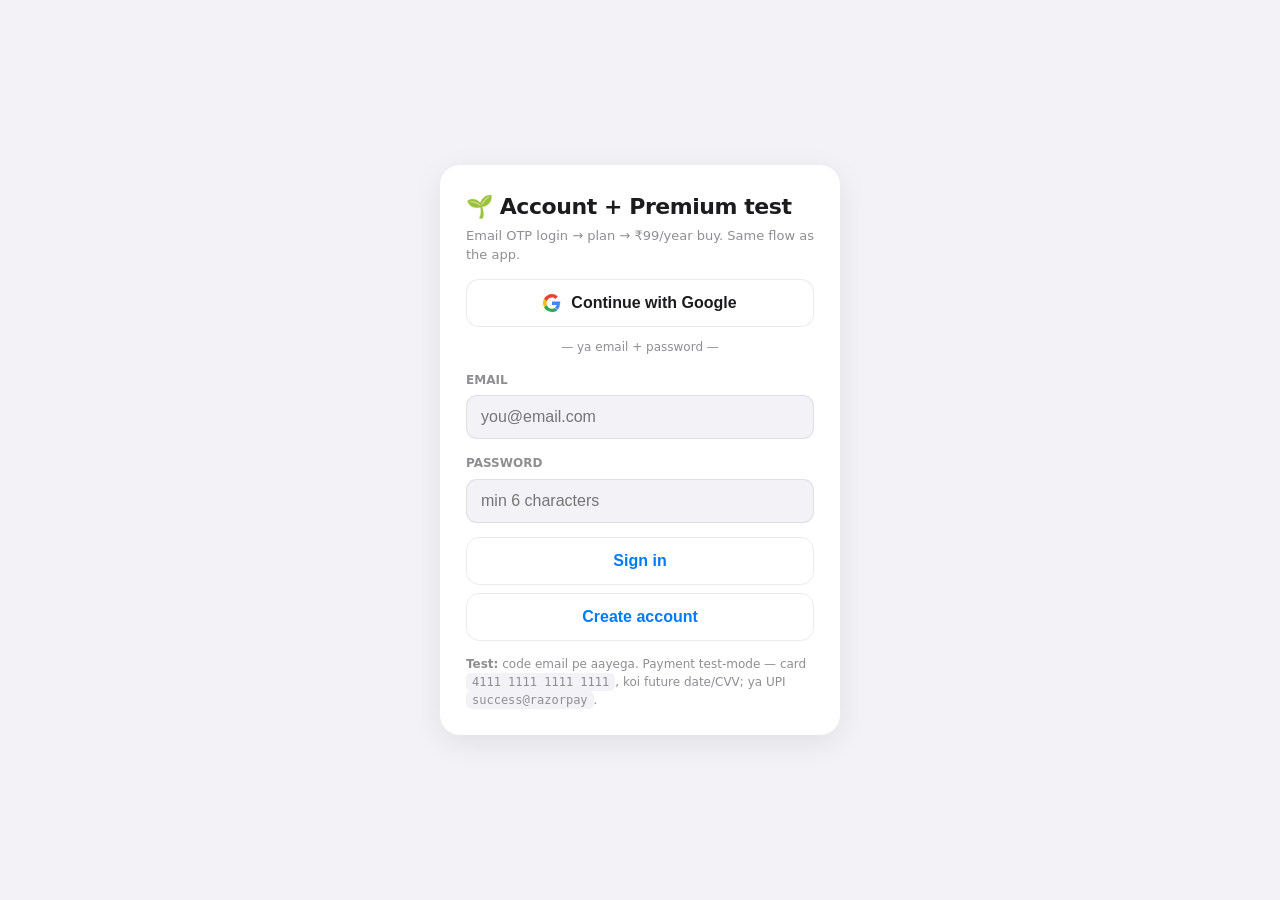
<file: accounttest.html>
<!doctype html>
<html lang="en">
<head>
<meta charset="utf-8">
<meta name="viewport" content="width=device-width, initial-scale=1">
<meta name="robots" content="noindex, nofollow">
<title>Account + Premium test</title>
<script src="https://checkout.razorpay.com/v1/checkout.js"></script>
<style>
  :root{--bg:#F2F2F7;--card:#fff;--ink:#1C1C1E;--sub:#8E8E93;--accent:#007AFF;--good:#34C759;--bad:#FF3B30;--line:rgba(60,60,67,.1)}
  @media(prefers-color-scheme:dark){:root{--bg:#000;--card:#1C1C1E;--ink:#fff;--sub:#98989F;--accent:#0A84FF;--line:rgba(255,255,255,.1)}}
  *{box-sizing:border-box;margin:0;-webkit-tap-highlight-color:transparent}
  body{background:var(--bg);color:var(--ink);font:16px/1.45 -apple-system,"SF Pro Text",system-ui,sans-serif;min-height:100vh;display:flex;align-items:center;justify-content:center;padding:20px;-webkit-font-smoothing:antialiased}
  .card{background:var(--card);border-radius:20px;padding:26px;max-width:400px;width:100%;box-shadow:0 8px 30px rgba(0,0,0,.08)}
  h1{font-size:22px;font-weight:700;letter-spacing:-.02em}
  .sub{color:var(--sub);font-size:13px;margin-top:4px}
  label{display:block;font-size:12px;font-weight:600;text-transform:uppercase;color:var(--sub);margin:16px 0 6px}
  input{width:100%;background:var(--bg);color:var(--ink);border:1px solid var(--line);border-radius:11px;padding:12px 14px;font-size:16px;outline:none}
  input:focus{border-color:var(--accent);box-shadow:0 0 0 3.5px rgba(0,122,255,.14)}
  button{width:100%;margin-top:14px;border:0;border-radius:13px;padding:14px;font-size:16px;font-weight:600;background:var(--accent);color:#fff;cursor:pointer}
  button:active{transform:scale(.98)} button[disabled]{opacity:.5}
  button.ghost{background:transparent;color:var(--accent);border:1px solid var(--line)}
  .row{display:flex;justify-content:space-between;align-items:center;background:var(--bg);border-radius:12px;padding:12px 14px;margin-top:10px;font-size:14px}
  .badge{font-weight:700;font-size:12px} .prem{color:#FF9500} .free{color:var(--sub)}
  .out{margin-top:14px;font-size:13px;padding:11px 13px;border-radius:11px;display:none}
  .out.ok{display:block;background:rgba(52,199,89,.12);color:var(--good)}
  .out.err{display:block;background:rgba(255,59,48,.12);color:var(--bad)}
  .hint{margin-top:14px;font-size:12px;color:var(--sub);line-height:1.5}
  code{background:var(--bg);padding:2px 6px;border-radius:5px;font-size:12px}
  .hidden{display:none}
</style>
</head>
<body>
<div class="card">
  <h1>🌱 Account + Premium test</h1>
  <div class="sub">Email OTP login → plan → ₹99/year buy. Same flow as the app.</div>

  <!-- Step 1: sign in -->
  <div id="s_email">
    <button id="googleBtn" style="background:#fff;color:#1C1C1E;border:1px solid var(--line);display:flex;align-items:center;justify-content:center;gap:10px">
      <svg width="18" height="18" viewBox="0 0 48 48"><path fill="#EA4335" d="M24 9.5c3.5 0 6.6 1.2 9 3.6l6.7-6.7C35.6 2.4 30.1 0 24 0 14.6 0 6.4 5.4 2.5 13.3l7.8 6c1.9-5.6 7.1-9.8 13.7-9.8z"/><path fill="#4285F4" d="M46.1 24.6c0-1.6-.1-3.1-.4-4.6H24v9.1h12.4c-.5 2.9-2.1 5.3-4.6 7l7.1 5.5c4.2-3.9 6.2-9.6 6.2-17z"/><path fill="#FBBC05" d="M10.3 28.7c-.5-1.4-.7-2.9-.7-4.7s.3-3.3.7-4.7l-7.8-6C1 16.6 0 20.2 0 24s1 7.4 2.5 10.7l7.8-6z"/><path fill="#34A853" d="M24 48c6.1 0 11.3-2 15-5.5l-7.1-5.5c-2 1.4-4.6 2.2-7.9 2.2-6.6 0-11.8-4.2-13.7-9.8l-7.8 6C6.4 42.6 14.6 48 24 48z"/></svg>
      Continue with Google
    </button>
    <div style="text-align:center;color:var(--sub);font-size:12px;margin:12px 0 2px">— ya email + password —</div>
    <label>Email</label>
    <input id="email" type="email" placeholder="you@email.com" autocomplete="email">
    <label>Password</label>
    <input id="pw" type="password" placeholder="min 6 characters" autocomplete="current-password">
    <button id="signinBtn" class="ghost">Sign in</button>
    <button id="signupBtn" class="ghost" style="margin-top:8px">Create account</button>
  </div>

  <!-- Step 3: signed in -->
  <div id="s_in" class="hidden">
    <div class="row"><span>Name</span><b id="uName">—</b></div>
    <div class="row"><span>Email</span><b id="uEmail">—</b></div>
    <div class="row"><span>Account id</span><b id="uId" style="font-family:monospace;font-size:11px">—</b></div>
    <div class="row"><span>Plan</span><span id="uPlan" class="badge free">Free</span></div>
    <button id="buyBtn">Get Premium — ₹99/year</button>
    <button id="outBtn" class="ghost">Sign out</button>
  </div>

  <div id="out" class="out"></div>
  <div class="hint">
    <b>Test:</b> code email pe aayega. Payment test-mode — card <code>4111 1111 1111 1111</code>, koi future date/CVV; ya UPI <code>success@razorpay</code>.
  </div>
</div>

<script>
const SUPA='https://befdjbbzuyzjlyrckkxj.supabase.co';
const ANON='eyJhbGciOiJIUzI1NiIsInR5cCI6IkpXVCJ9.eyJpc3MiOiJzdXBhYmFzZSIsInJlZiI6ImJlZmRqYmJ6dXl6amx5cmNra3hqIiwicm9sZSI6ImFub24iLCJpYXQiOjE3ODQwMDIyNjYsImV4cCI6MjA5OTU3ODI2Nn0.OLJterEVLS2zIKsFv2tAZmgU0TxwXxRbfeE_sEEkHj4';
const API='https://streamgd.lzworth.in/api';
const $=id=>document.getElementById(id);
const show=(m,ok)=>{const e=$('out');e.textContent=m;e.className='out '+(ok?'ok':'err')};
let session=null;
function step(s){['s_email','s_in'].forEach(x=>$(x).classList.toggle('hidden',x!=='s_'+s))}

// Google sign-in — redirect out to Google, come back with the token in the URL hash.
$('googleBtn').onclick=()=>{
  const redirect=encodeURIComponent(location.origin+location.pathname);
  location.href=SUPA+'/auth/v1/authorize?provider=google&redirect_to='+redirect;
};
// On return from Google (or a magic link), the session token is in location.hash — pick it up.
(function(){
  const h=new URLSearchParams(location.hash.replace(/^#/,''));
  const at=h.get('access_token');
  if(!at)return;
  history.replaceState(null,'',location.pathname);
  let uid='',email='';
  try{const p=JSON.parse(atob(at.split('.')[1].replace(/-/g,'+').replace(/_/g,'/')));uid=p.sub;email=p.email||'';}catch(e){}
  session={t:at,u:{id:uid,email}};
  loadStatus().then(()=>step('in'));
})();

async function api(path,body,token){
  const r=await fetch(SUPA+path,{method:'POST',headers:{apikey:ANON,Authorization:'Bearer '+(token||ANON),'Content-Type':'application/json'},body:JSON.stringify(body)});
  return {status:r.status,data:await r.json().catch(()=>null)};
}

$('signinBtn').onclick=async()=>{
  const email=$('email').value.trim(), password=$('pw').value; if(!email||!password){show('Email + password daalo',false);return}
  $('signinBtn').disabled=true; show('Signing in…',true);
  const r=await api('/auth/v1/token?grant_type=password',{email,password});
  $('signinBtn').disabled=false;
  if(r.status<400&&r.data?.access_token){session={t:r.data.access_token,u:r.data.user};show('',true);await loadStatus();step('in')}
  else show('❌ '+(r.data?.error_description||r.data?.msg||'Wrong email or password'),false);
};
$('signupBtn').onclick=async()=>{
  const email=$('email').value.trim(), password=$('pw').value; if(!email||!password){show('Email + password daalo',false);return}
  $('signupBtn').disabled=true; show('Creating account…',true);
  const r=await api('/auth/v1/signup',{email,password});
  $('signupBtn').disabled=false;
  if(r.status<400&&r.data?.access_token){session={t:r.data.access_token,u:r.data.user};show('✅ Account bana!',true);await loadStatus();step('in')}
  else if(r.status<400){show('Account bana — Supabase me "Confirm email" OFF karo, phir Sign in',false)}
  else show('❌ '+(r.data?.msg||r.data?.error_description||'Signup failed'),false);
};

async function loadStatus(){
  const r=await api('/rest/v1/rpc/my_status',{},session.t);
  const p=Array.isArray(r.data)?r.data[0]:r.data;
  $('uName').textContent=p?.name||'—';
  $('uEmail').textContent=p?.email||session.u.email;
  $('uId').textContent=session.u.id;
  const prem=!!p?.premium;
  $('uPlan').textContent=prem?('Premium'+(p.premium_until?' · till '+new Date(p.premium_until).toLocaleDateString():'')):'Free';
  $('uPlan').className='badge '+(prem?'prem':'free');
  $('buyBtn').classList.toggle('hidden',prem);
}

$('outBtn').onclick=()=>{session=null;$('email').value='';$('otp').value='';step('email')};

$('buyBtn').onclick=async()=>{
  $('buyBtn').disabled=true; show('Opening payment…',true);
  try{
    const o=await(await fetch(API+'/pay-order',{method:'POST',headers:{'Content-Type':'application/json'},body:JSON.stringify({account_id:session.u.id,app:'accounttest'})})).json();
    if(!o.order_id)throw new Error(o.error||'order failed');
    const rzp=new Razorpay({key:o.key_id,order_id:o.order_id,amount:o.amount,currency:o.currency,name:'StreamGarden',description:'Premium — 1 year',prefill:{email:session.u.email},theme:{color:'#007AFF'},
      handler:async resp=>{
        show('Verifying payment…',true);
        const v=await(await fetch(API+'/pay-verify',{method:'POST',headers:{'Content-Type':'application/json'},body:JSON.stringify({razorpay_order_id:resp.razorpay_order_id,razorpay_payment_id:resp.razorpay_payment_id,razorpay_signature:resp.razorpay_signature,account_id:session.u.id})})).json();
        if(v.ok){show('✅ Premium ON! Plan refresh ho raha…',true);await loadStatus()}else show('❌ '+(v.error||'verify failed'),false);
        $('buyBtn').disabled=false;
      },
      modal:{ondismiss:()=>{show('Payment cancelled',false);$('buyBtn').disabled=false}}});
    rzp.open();
  }catch(e){show('❌ '+e.message,false);$('buyBtn').disabled=false}
};
</script>
</body>
</html>
</file>
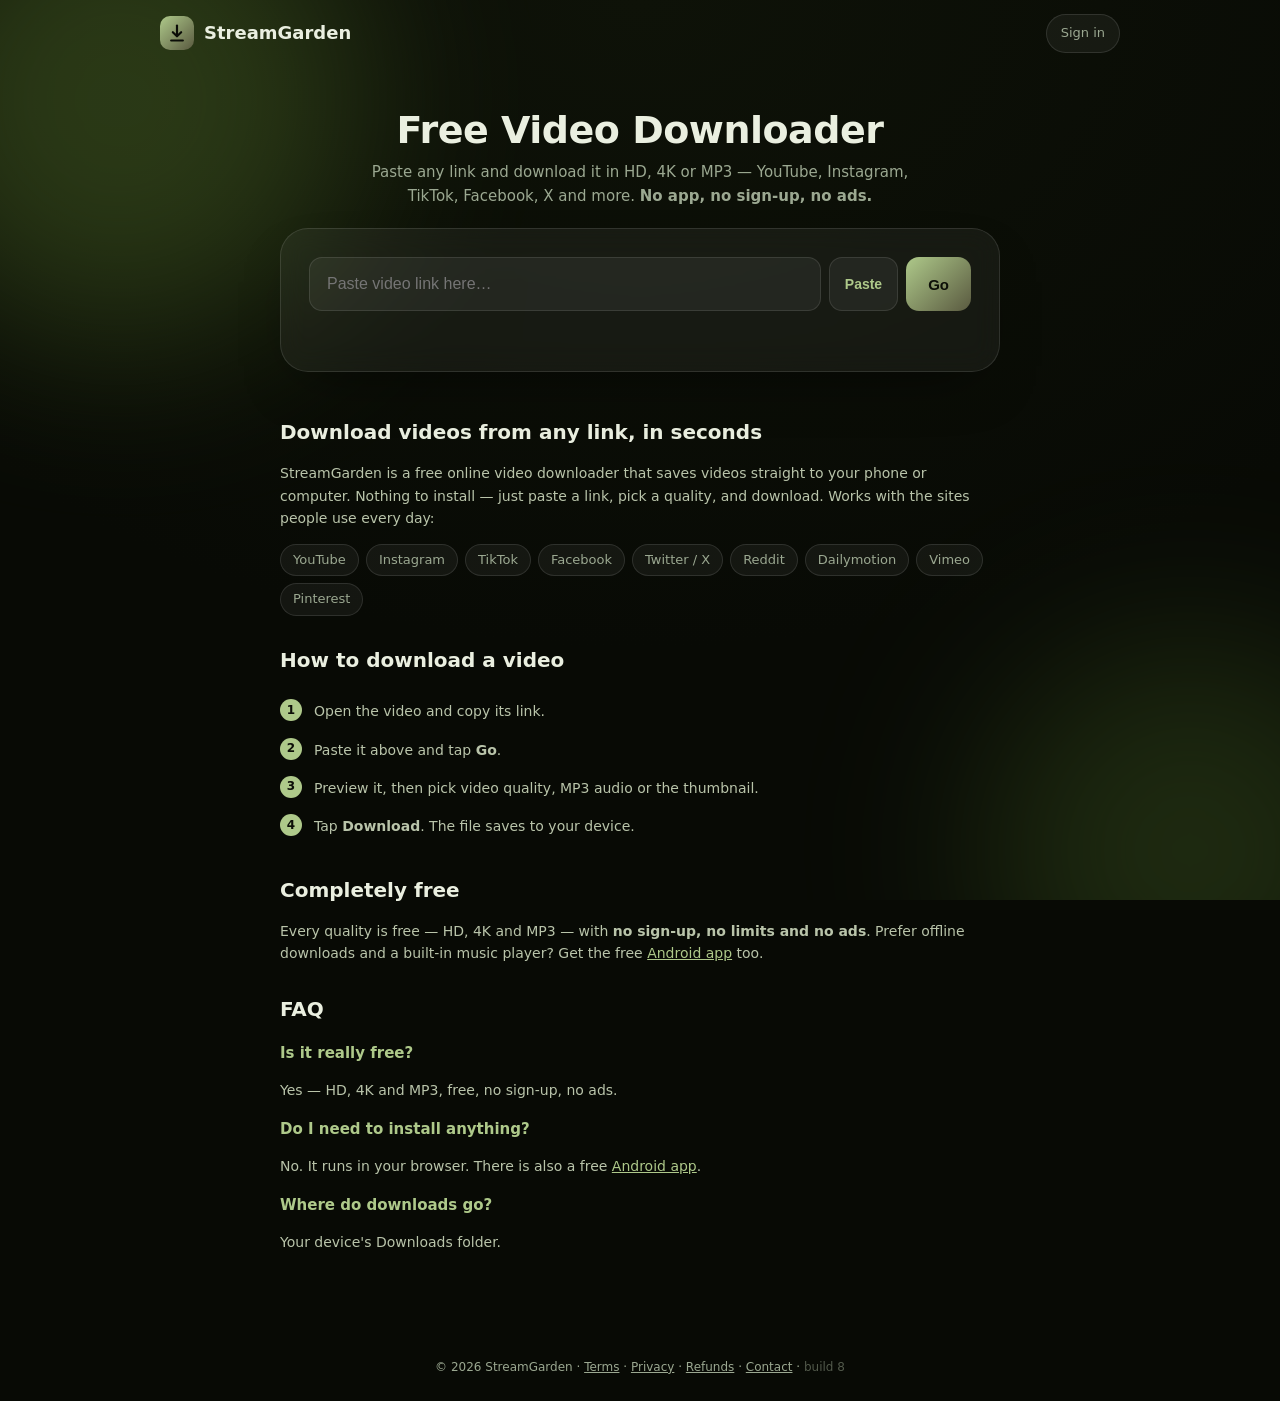
<file: app.html>
<!doctype html>
<html lang="en">
<head>
<meta charset="utf-8" />
<meta name="viewport" content="width=device-width, initial-scale=1, viewport-fit=cover" />
<title>Free Video Downloader — Download Any Video from a Link (HD, 4K, MP3) | StreamGarden</title>
<meta name="description" content="Free online video downloader. Paste any link and download videos in HD, 4K, or MP3 — YouTube, Instagram, TikTok, Facebook, Twitter and more. No app, no sign-up, no ads. Completely free." />
<meta name="keywords" content="video downloader, online video downloader, youtube video downloader, download video from link, free video downloader, hd video download, 4k video downloader, mp3 downloader, instagram video download, tiktok downloader, twitter video downloader, facebook video download" />
<meta name="robots" content="index, follow, max-image-preview:large" />
<meta name="theme-color" content="#080A05" />
<link rel="canonical" href="https://streamgd.lzworth.in/app" />
<meta property="og:type" content="website" />
<meta property="og:site_name" content="StreamGarden" />
<meta property="og:url" content="https://streamgd.lzworth.in/app" />
<meta property="og:title" content="Free Video Downloader — Download Any Video from a Link" />
<meta property="og:description" content="Paste any link and download videos in HD, 4K or MP3. YouTube, Instagram, TikTok, Facebook and more. No app, no sign-up, no ads. Free." />
<meta property="og:image" content="https://streamgd.lzworth.in/shots/04-qualities.jpg" />
<meta name="twitter:card" content="summary_large_image" />
<meta name="twitter:title" content="Free Online Video Downloader — from any link" />
<meta name="twitter:description" content="Download videos in HD, 4K or MP3 from any link. No app, no sign-up, no ads. Free." />
<meta name="twitter:image" content="https://streamgd.lzworth.in/shots/04-qualities.jpg" />
<script type="application/ld+json">
{"@context":"https://schema.org","@type":"WebApplication","name":"StreamGarden Video Downloader","url":"https://streamgd.lzworth.in/app","applicationCategory":"MultimediaApplication","operatingSystem":"Any (web browser)","offers":{"@type":"Offer","price":"0","priceCurrency":"INR"},"description":"Free online video downloader. Paste any link and download videos in HD, 4K or MP3.","publisher":{"@type":"Organization","name":"LZ Worth Labs"}}
</script>
<script type="application/ld+json">
{"@context":"https://schema.org","@type":"FAQPage","mainEntity":[{"@type":"Question","name":"Is this video downloader free?","acceptedAnswer":{"@type":"Answer","text":"Yes, completely free. Download in HD, 4K and MP3 with no sign-up, no limits and no ads."}},{"@type":"Question","name":"Which sites are supported?","acceptedAnswer":{"@type":"Answer","text":"YouTube, Instagram, TikTok, Facebook, Twitter/X, Reddit, Vimeo, Dailymotion and many more."}},{"@type":"Question","name":"Do I need to install an app?","acceptedAnswer":{"@type":"Answer","text":"No. It works in your browser on any device."}},{"@type":"Question","name":"How do I download a video from a link?","acceptedAnswer":{"@type":"Answer","text":"Copy the video's link, paste it, choose a quality, and tap Download."}}]}
</script>

<style>
  :root{--ink:#EAEFE0;--sub:#9BA891;--sage:#AEC98A;--card:rgba(255,255,255,.05);
    --line:rgba(255,255,255,.11);--fieldbg:rgba(255,255,255,.055);--gold:#E8C766;
    --good:#5CD08A;--bad:#FF6B5E;--panel:#0d1108}
  *{box-sizing:border-box}
  html,body{margin:0}
  body{background:#080A05;color:var(--ink);font:16px/1.6 -apple-system,"SF Pro Text",system-ui,"Segoe UI",Roboto,sans-serif;-webkit-font-smoothing:antialiased;min-height:100vh}
  a{color:var(--sage)}
  .bg{position:fixed;inset:0;z-index:-1;overflow:hidden;background:radial-gradient(120% 120% at 50% 0%,#0e1208 0%,#080A05 60%)}
  .blob{position:absolute;border-radius:50%;filter:blur(90px);opacity:.4}
  .b1{width:480px;height:480px;background:#5A7A2E;top:-140px;left:-120px;animation:f1 18s ease-in-out infinite}
  .b2{width:420px;height:420px;background:#3f5a22;bottom:-160px;right:-120px;animation:f2 22s ease-in-out infinite}
  @keyframes f1{50%{transform:translate(60px,40px)}}@keyframes f2{50%{transform:translate(-50px,-30px)}}

  .topbar{display:flex;align-items:center;justify-content:space-between;gap:12px;padding:14px 20px;max-width:1000px;margin:0 auto}
  .brand{display:flex;align-items:center;gap:10px;text-decoration:none;color:var(--ink);font-weight:800;font-size:18px}
  .logo{width:34px;height:34px;border-radius:10px;background:linear-gradient(135deg,#AEC98A,#5A5A40);display:flex;align-items:center;justify-content:center}
  .acct{font-size:13px;color:var(--sub);text-decoration:none;background:var(--card);border:1px solid var(--line);padding:8px 14px;border-radius:999px}

  .wrap{max-width:1000px;margin:0 auto;padding:8px 20px 40px}
  h1{font-size:30px;line-height:1.15;margin:20px 0 8px;text-align:center;letter-spacing:-.5px}
  .lede{color:var(--sub);text-align:center;margin:0 auto 20px;max-width:560px;font-size:15px}

  .warn{max-width:720px;margin:0 auto 14px;background:rgba(232,199,102,.12);border:1px solid rgba(232,199,102,.35);color:#F0DDA0;border-radius:14px;padding:12px 16px;font-size:13.5px;display:none}

  .panel{max-width:720px;margin:0 auto;background:var(--card);border:1px solid var(--line);border-radius:24px;padding:20px;backdrop-filter:blur(14px);box-shadow:0 24px 60px -30px rgba(0,0,0,.7)}
  .inrow{display:flex;gap:8px}
  input[type=url]{flex:1;min-width:0;background:var(--fieldbg);color:var(--ink);border:1px solid var(--line);border-radius:13px;padding:15px;font-size:16px;outline:none}
  input[type=url]:focus{border-color:var(--sage);box-shadow:0 0 0 3px rgba(174,201,138,.12)}
  .paste{border:1px solid var(--line);background:var(--fieldbg);color:var(--sage);border-radius:13px;padding:0 15px;font-weight:700;font-size:14px;cursor:pointer}
  .go{border:0;border-radius:13px;padding:0 22px;font-weight:800;font-size:15px;color:#0d0f08;background:linear-gradient(135deg,#AEC98A,#5A5A40);cursor:pointer}
  .go:disabled{opacity:.6}
  .out{margin-top:12px;font-size:14px;text-align:center;min-height:20px}
  .out.err{color:var(--bad)} .out.ok{color:var(--good)}
  .spin{width:15px;height:15px;border:2px solid rgba(255,255,255,.25);border-top-color:var(--sage);border-radius:50%;display:inline-block;animation:sp .7s linear infinite;vertical-align:-2px}
  .dspin{border-top-color:#0d0f08}
  @keyframes sp{to{transform:rotate(360deg)}}

  .result{display:none;margin-top:18px}
  .media{display:flex;gap:14px;align-items:flex-start}
  .thumb{position:relative;width:200px;aspect-ratio:16/9;border-radius:14px;overflow:hidden;flex-shrink:0;background:#000}
  .thumb img{width:100%;height:100%;object-fit:cover}
  .thumb .pov{position:absolute;inset:0;display:flex;align-items:center;justify-content:center;background:rgba(0,0,0,.28);cursor:pointer}
  .thumb .pov svg{width:44px;height:44px;filter:drop-shadow(0 2px 6px rgba(0,0,0,.6))}
  .minfo{min-width:0;padding-top:2px}
  .minfo b{display:-webkit-box;-webkit-line-clamp:3;-webkit-box-orient:vertical;overflow:hidden;font-size:17px;line-height:1.35}
  .minfo span{color:var(--sub);font-size:13px;display:block;margin-top:4px}

  .tabs{display:flex;gap:6px;margin:18px 0 14px;background:var(--fieldbg);padding:5px;border-radius:14px}
  .tab{flex:1;border:0;background:transparent;color:var(--sub);font-weight:700;font-size:13.5px;padding:10px;border-radius:10px;cursor:pointer}
  .tab.on{background:linear-gradient(135deg,#8B9B6A,#5A5A40);color:#0d0f08}
  .pane{display:none} .pane.on{display:block}
  .qgrid{display:grid;grid-template-columns:repeat(4,1fr);gap:8px}
  .qcard{display:flex;flex-direction:column;align-items:center;gap:2px;border:1px solid var(--line);background:var(--fieldbg);color:var(--ink);border-radius:14px;padding:14px 6px;cursor:pointer;transition:.15s}
  .qcard b{font-size:15px} .qcard small{font-size:11px;color:var(--sub);min-height:14px}
  .qcard.sel{background:linear-gradient(135deg,#8B9B6A,#5A5A40);color:#0d0f08;border-color:transparent}
  .qcard.sel small{color:#0d0f08;opacity:.75}
  .arow{border:1px solid var(--line);background:var(--fieldbg);border-radius:14px;padding:16px}
  .arow b{font-size:15px}.arow small{color:var(--sub);font-size:12px;display:block;margin-top:2px}
  .thumbdl{text-align:center}
  .ys-score{display:flex;align-items:center;gap:12px;margin-bottom:6px;color:var(--sub);font-size:13px}
  .ys-ring{width:56px;height:56px;border-radius:50%;display:flex;align-items:center;justify-content:center;font-weight:800;font-size:18px;color:#0d0f08;background:linear-gradient(135deg,#AEC98A,#5A5A40)}
  .ys-stats{display:grid;grid-template-columns:repeat(3,1fr);gap:8px;margin:10px 0}
  @media(max-width:440px){.ys-stats{grid-template-columns:repeat(2,1fr)}}
  .ys-stat{background:var(--fieldbg);border:1px solid var(--line);border-radius:12px;padding:9px 11px;min-width:0}
  .ys-stat small{display:block;color:var(--sub);font-size:11px}
  .ys-stat b{font-size:13.5px;display:block;overflow:hidden;text-overflow:ellipsis;white-space:nowrap}
  .ys-h{font-size:13px;font-weight:800;color:var(--sage);margin:16px 0 7px;display:flex;justify-content:space-between;align-items:center}
  .ys-tags{display:flex;flex-wrap:wrap;gap:6px}
  .ys-tag{background:var(--fieldbg);border:1px solid var(--line);border-radius:999px;padding:5px 11px;font-size:12.5px;cursor:pointer}
  .ys-tag:hover{border-color:var(--sage)}
  .ys-copy{border:1px solid var(--line);background:transparent;color:var(--sage);border-radius:999px;padding:4px 11px;font-size:11.5px;font-weight:700;cursor:pointer}
  .ys-check{font-size:13px;padding:3px 0;color:#C6D0B8}
  .ys-desc{white-space:pre-wrap;font-size:13px;color:#C6D0B8;background:var(--fieldbg);border:1px solid var(--line);border-radius:12px;padding:12px;max-height:240px;overflow:auto}
  .thumbdl img{width:100%;max-width:420px;border-radius:12px;margin:0 auto 12px;display:block}
  .actions{display:flex;gap:8px;margin-top:14px}
  .btn{flex:1;border:0;border-radius:14px;padding:15px;font-weight:800;font-size:15px;cursor:pointer;display:flex;align-items:center;justify-content:center;gap:7px}
  .btn.dl{color:#0d0f08;background:linear-gradient(135deg,#E8C766,#C9982E)}
  .btn.pl{color:var(--ink);background:var(--fieldbg);border:1px solid var(--line);flex:0 0 auto;padding:15px 20px}
  .btn:disabled{opacity:.55}
  .direct{display:none;text-align:center;margin-top:12px;font-size:13px}
  .direct a{color:var(--gold);font-weight:700}
  .note{color:var(--sub);font-size:12px;text-align:center;margin-top:14px}

  .player{position:fixed;inset:0;z-index:80;background:rgba(0,0,0,.82);display:none;align-items:center;justify-content:center;padding:16px}
  .player .pbox{width:100%;max-width:820px}
  .player video,.player audio{width:100%;border-radius:14px;background:#000;max-height:78vh}
  .player .x{display:block;margin:12px auto 0;background:var(--card);border:1px solid var(--line);color:var(--ink);border-radius:999px;padding:10px 22px;font-weight:700;cursor:pointer}

  .sheet{position:fixed;inset:0;z-index:90;background:rgba(0,0,0,.55);display:none;align-items:center;justify-content:center;padding:18px;backdrop-filter:blur(4px)}
  .sheet .box{background:#0f1309;border:1px solid var(--line);border-radius:22px;padding:26px;max-width:380px;width:100%;text-align:center}
  .sheet h3{margin:0 0 6px;font-size:20px}.sheet p{color:var(--sub);font-size:14px;margin:0 0 16px}
  .wa{display:block;width:100%;border:0;border-radius:999px;padding:14px;font-weight:800;font-size:15px;color:#fff;background:#25D366;text-decoration:none}
  .ghost{display:block;width:100%;margin-top:10px;border:1px solid var(--line);border-radius:999px;padding:12px;font-weight:700;font-size:14px;color:var(--sub);background:transparent;cursor:pointer}

  .seo{margin:44px auto 40px;max-width:720px}
  .seo h2{font-size:20px;margin:28px 0 8px;color:var(--ink)}.seo h3{font-size:15px;margin:16px 0 4px;color:var(--sage)}
  .seo p,.seo li{font-size:14px;color:#B9C4AA}
  .chips{display:flex;flex-wrap:wrap;gap:7px;margin:10px 0}
  .chip{background:var(--card);border:1px solid var(--line);border-radius:999px;padding:5px 12px;font-size:13px;color:var(--sub)}
  .steps{counter-reset:s;list-style:none;padding:0}
  .steps li{counter-increment:s;position:relative;padding:8px 0 8px 34px}
  .steps li::before{content:counter(s);position:absolute;left:0;top:7px;width:22px;height:22px;border-radius:50%;background:var(--sage);color:#0d0f08;font-weight:800;font-size:12px;display:flex;align-items:center;justify-content:center}
  footer{text-align:center;color:var(--sub);font-size:12px;padding:24px}footer a{color:var(--sub)}

  /* desktop: software-like presence */
  @media(min-width:820px){
    h1{font-size:38px;margin-top:34px}
    .panel{padding:28px;border-radius:28px}
    input[type=url]{padding:17px}
    .thumb{width:280px}
    .qgrid{gap:10px}
  }
  @media(max-width:440px){
    .qgrid{grid-template-columns:repeat(2,1fr)}
    .thumb{width:120px}
    .media{gap:10px}
    .minfo b{font-size:15px}
  }
</style>
</head>
<body>
<div class="bg"><div class="blob b1"></div><div class="blob b2"></div></div>

<div class="topbar">
  <a class="brand" href="/"><span class="logo"><svg width="20" height="20" viewBox="0 0 24 24" fill="none" stroke="#0A0C07" stroke-width="2.6" stroke-linecap="round" stroke-linejoin="round"><path d="M12 3v12"/><path d="m7 11 5 5 5-5"/><path d="M5 21h14"/></svg></span>StreamGarden</a>
  <a class="acct" id="acctLink" href="/account.html">Sign in</a>
</div>

<div class="wrap">
  <h1>Free Video Downloader</h1>
  <p class="lede">Paste any link and download it in HD, 4K or MP3 — YouTube, Instagram, TikTok, Facebook, X and more. <b>No app, no sign-up, no ads.</b></p>

  <div class="warn" id="warn">⚠️ You seem to be inside an in-app browser (WhatsApp/Instagram). Downloads are blocked here — tap the <b>⋮</b> menu and choose <b>Open in Chrome / browser</b>, then try again.</div>

  <div class="panel">
    <div class="inrow">
      <input id="url" type="url" inputmode="url" autocomplete="off" placeholder="Paste video link here…" />
      <button class="paste" id="pasteBtn" title="Paste">Paste</button>
      <button class="go" id="goBtn">Go</button>
    </div>
    <div class="out" id="out"></div>

    <div class="result" id="result">
      <div class="media">
        <div class="thumb" id="thumbBox"><img id="thumb" alt="" /><div class="pov" id="playThumb"><svg viewBox="0 0 24 24" fill="#fff"><path d="M8 5v14l11-7z"/></svg></div></div>
        <div class="minfo"><b id="mtitle">Your video</b><span id="mauthor"></span></div>
      </div>

      <div class="tabs">
        <button class="tab on" data-pane="video">🎬 Video</button>
        <button class="tab" data-pane="audio">🎵 Audio</button>
        <button class="tab" data-pane="thumb">🖼️ Thumbnail</button>
        <button class="tab" data-pane="seo" id="seoTab">📈 SEO</button>
      </div>

      <div class="pane on" id="pane-video">
        <div class="qgrid" id="qgrid">
          <button class="qcard" data-q="360"><b>360p</b><small>small</small></button>
          <button class="qcard sel" data-q="720"><b>720p</b><small class="sz">HD</small></button>
          <button class="qcard" data-q="1080"><b>1080p</b><small>Full HD</small></button>
          <button class="qcard" data-q="max"><b>4K</b><small>Ultra</small></button>
        </div>
        <div class="actions">
          <button class="btn pl" id="vPlay">▶ Play</button>
          <button class="btn dl" id="vDl"><span id="vDlLabel">Download 720p</span></button>
        </div>
        <div class="direct" id="vDirect">Trouble? <a id="vDirectA" href="#" target="_blank" rel="noopener">Direct download link</a> (tap &amp; hold → Download)</div>
      </div>

      <div class="pane" id="pane-audio">
        <div class="arow"><b>MP3 audio</b><small id="aSize">Tap download to prepare</small></div>
        <div class="actions">
          <button class="btn pl" id="aPlay">▶ Play</button>
          <button class="btn dl" id="aDl">Download MP3</button>
        </div>
        <div class="direct" id="aDirect">Trouble? <a id="aDirectA" href="#" target="_blank" rel="noopener">Direct MP3 link</a></div>
      </div>

      <div class="pane thumbdl" id="pane-thumb">
        <img id="thumbBig" alt="thumbnail" />
        <button class="btn dl" id="tDl" style="width:100%">Download thumbnail</button>
      </div>

      <div class="pane" id="pane-seo"><div id="seoBody"></div></div>

      <p class="note">100% free · For your own personal use — please respect copyright.</p>
    </div>
  </div>

  <section class="seo">
    <h2>Download videos from any link, in seconds</h2>
    <p>StreamGarden is a free online video downloader that saves videos straight to your phone or computer. Nothing to install — just paste a link, pick a quality, and download. Works with the sites people use every day:</p>
    <div class="chips"><span class="chip">YouTube</span><span class="chip">Instagram</span><span class="chip">TikTok</span><span class="chip">Facebook</span><span class="chip">Twitter / X</span><span class="chip">Reddit</span><span class="chip">Dailymotion</span><span class="chip">Vimeo</span><span class="chip">Pinterest</span></div>
    <h2>How to download a video</h2>
    <ol class="steps"><li>Open the video and copy its link.</li><li>Paste it above and tap <b>Go</b>.</li><li>Preview it, then pick video quality, MP3 audio or the thumbnail.</li><li>Tap <b>Download</b>. The file saves to your device.</li></ol>
    <h2>Completely free</h2>
    <p>Every quality is free — HD, 4K and MP3 — with <b>no sign-up, no limits and no ads</b>. Prefer offline downloads and a built-in music player? Get the free <a href="/">Android app</a> too.</p>
    <h2>FAQ</h2>
    <h3>Is it really free?</h3><p>Yes — HD, 4K and MP3, free, no sign-up, no ads.</p>
    <h3>Do I need to install anything?</h3><p>No. It runs in your browser. There is also a free <a href="/">Android app</a>.</p>
    <h3>Where do downloads go?</h3><p>Your device's Downloads folder.</p>
  </section>
</div>

<div class="player" id="player"><div class="pbox"><div id="playerHost"></div><button class="x" id="playerClose">Close</button></div></div>

<div class="sheet" id="sheet"><div class="box">
  <h3>Unlock full quality</h3>
  <p>1080p, 4K and MP3 are part of Premium — a one-time <b>₹99, lifetime</b>.</p>
  <a class="wa" id="waBtn" href="#">💬 Get Premium on WhatsApp</a>
  <button class="ghost" id="closeSheet">Maybe later</button>
</div></div>

<footer>© 2026 StreamGarden · <a href="/terms.html">Terms</a> · <a href="/privacy.html">Privacy</a> · <a href="/refund.html">Refunds</a> · <a href="/contact.html">Contact</a> · <span style="opacity:.5">build 8</span></footer>

<script>
const SUPA='https://befdjbbzuyzjlyrckkxj.supabase.co';
const ANON='eyJhbGciOiJIUzI1NiIsInR5cCI6IkpXVCJ9.eyJpc3MiOiJzdXBhYmFzZSIsInJlZiI6ImJlZmRqYmJ6dXl6amx5cmNra3hqIiwicm9sZSI6ImFub24iLCJpYXQiOjE3ODQwMDIyNjYsImV4cCI6MjA5OTU3ODI2Nn0.OLJterEVLS2zIKsFv2tAZmgU0TxwXxRbfeE_sEEkHj4';
const WHATSAPP='918800628376';
const LOCK_HD=false;
const $=id=>document.getElementById(id);
let isPremium=false,userEmail='',curUrl='',curMeta=null,quality='720';
const cache={};

// In-app browser? (downloads are unreliable there)
(function(){const ua=navigator.userAgent||'';if(/FBAN|FBAV|Instagram|Line\/|Twitter|WhatsApp|Snapchat/i.test(ua))$('warn').style.display='block';})();

(async function(){let s;try{s=JSON.parse(localStorage.getItem('sg_web_session')||'null')}catch(e){}
  if(!s||!s.t)return;userEmail=s.u&&s.u.email||'';$('acctLink').textContent='Account';
  try{const r=await fetch(SUPA+'/rest/v1/rpc/my_status',{method:'POST',headers:{apikey:ANON,Authorization:'Bearer '+s.t,'Content-Type':'application/json'},body:'{}'});
    const d=await r.json();const row=Array.isArray(d)?d[0]:d;if(row){userEmail=row.email||userEmail;if(row.premium){isPremium=true;$('acctLink').textContent='⭐ Premium';}}}catch(e){}
})();

const fmtSize=b=>(!b||b<=0)?'':b>=1073741824?(b/1073741824).toFixed(2)+' GB':(b/1048576).toFixed(1)+' MB';
const qLabel=q=>q==='max'?'4K':q+'p';
const locked=q=>LOCK_HD&&!isPremium&&(q==='1080'||q==='max'||q==='mp3');
const pct=(g,t)=>t>0?Math.min(100,Math.round(g/t*100))+'%':fmtSize(g);
const wait=ms=>new Promise(r=>setTimeout(r,ms));
function show(m,cls){const o=$('out');o.innerHTML=m;o.className='out '+(cls||'');}

function openSheet(){const t=encodeURIComponent('Hi! I want StreamGarden Premium (₹99 lifetime).'+(userEmail?('\n\nEmail: '+userEmail):''));$('waBtn').href='https://wa.me/'+WHATSAPP+'?text='+t;$('sheet').style.display='flex';}
$('closeSheet').onclick=()=>$('sheet').style.display='none';
$('sheet').addEventListener('click',e=>{if(e.target===$('sheet'))$('sheet').style.display='none'});

async function resolveFor(key){
  const c=cache[key];if(c&&(Date.now()-c.ts)<55000)return c;
  const audio=key==='mp3';
  const r=await fetch('/api/resolve',{method:'POST',headers:{'Content-Type':'application/json'},body:JSON.stringify({url:curUrl,quality:audio?'720':key,audio})});
  const j=await r.json();if(!j.ok)throw new Error(j.error||'Could not fetch this link.');
  if(!curMeta&&j.meta)curMeta=j.meta;cache[key]={...j.download,ts:Date.now()};return cache[key];
}

async function go(){
  const url=$('url').value.trim();
  if(!/^https?:\/\//i.test(url)){show('Please paste a valid video link.','err');return;}
  curUrl=url;curMeta=null;for(const k in cache)delete cache[k];
  $('goBtn').disabled=true;$('result').style.display='none';show('<span class="spin"></span> Fetching video…');
  try{
    const dl=await resolveFor('720');
    const thumb=(curMeta&&curMeta.thumbnail)||'';
    if(thumb){$('thumb').src=thumb;$('thumbBig').src=thumb;$('thumbBox').style.display='block';}else{$('thumbBox').style.display='none';}
    $('mtitle').textContent=(curMeta&&curMeta.title)||'Your video';
    $('mauthor').textContent=(curMeta&&curMeta.author)||'';
    quality='720';selQ('720');setQSize('720',dl.size);setDirect('video');
    switchTab('video');$('result').style.display='block';show('');loadSeo(url);
    $('result').scrollIntoView({behavior:'smooth',block:'nearest'});
  }catch(e){show('❌ '+(e.message||'Could not fetch this link.'),'err');}
  finally{$('goBtn').disabled=false;}
}
$('goBtn').onclick=go;
$('url').addEventListener('keydown',e=>{if(e.key==='Enter')go();});
$('pasteBtn').onclick=async()=>{try{const t=await navigator.clipboard.readText();if(t){$('url').value=t.trim();go();}}catch(e){$('url').focus();show('Long-press the box and tap Paste.','err');}};

function selQ(q){document.querySelectorAll('.qcard').forEach(x=>x.classList.toggle('sel',x.dataset.q===q));$('vDlLabel').textContent='Download '+qLabel(q);}
function setQSize(q,size){const el=document.querySelector('.qcard[data-q="'+q+'"] small');if(!el)return;const s=fmtSize(size);if(s)el.textContent=s;}
// Everything streams THROUGH our own domain (/api/dl) so it works even when the resolver's own
// host is blocked (ad-blocker / ISP / region). Same-origin = reliable download AND playback.
function dlUrl(key,inline){const audio=key==='mp3';return '/api/dl?url='+encodeURIComponent(curUrl)+'&quality='+(audio?'720':key)+(audio?'&audio=1':'')+(inline?'&inline=1':'');}
function setDirect(kind){if(kind==='audio'){$('aDirectA').href=dlUrl('mp3');$('aDirect').style.display='block';}else{$('vDirectA').href=dlUrl(quality);$('vDirect').style.display='block';}}
$('qgrid').addEventListener('click',async e=>{
  const b=e.target.closest('.qcard');if(!b)return;const q=b.dataset.q;if(locked(q)){openSheet();return;}
  quality=q;selQ(q);setDirect('video');
  if(cache[q]){setQSize(q,cache[q].size);return;}
  const el=b.querySelector('small');const old=el.textContent;el.innerHTML='<span class="spin"></span>';
  try{const dl=await resolveFor(q);el.textContent=fmtSize(dl.size)||old;}catch(err){el.textContent='—';}
});

function switchTab(name){document.querySelectorAll('.tab').forEach(t=>t.classList.toggle('on',t.dataset.pane===name));document.querySelectorAll('.pane').forEach(p=>p.classList.toggle('on',p.id==='pane-'+name));}
document.querySelector('.tabs').addEventListener('click',e=>{const t=e.target.closest('.tab');if(t)switchTab(t.dataset.pane);});

// Download by fetching our OWN proxy (same-origin — never blocked), streaming with a live size,
// and detecting the empty/blocked case so the user sees a real error instead of a 0-byte file.
async function doDownload(key){
  if(locked(key)){openSheet();return;}
  setDirect(key==='mp3'?'audio':'video');
  const btn=key==='mp3'?$('aDl'):$('vDl');const t=btn.querySelector('span')||btn;const old=t.textContent;
  btn.disabled=true;t.innerHTML='<span class="spin dspin"></span> Preparing…';
  try{
    const r=await fetch(dlUrl(key));
    if(!r.ok){const j=await r.json().catch(()=>({}));throw new Error(j.error||('HTTP '+r.status));}
    const cd=r.headers.get('content-disposition')||'';const m=/filename="?([^"]+)"?/.exec(cd);const fn=m?m[1]:(key==='mp3'?'audio.mp3':'video.mp4');
    const reader=r.body.getReader();const chunks=[];let got=0;
    for(;;){const{done,value}=await reader.read();if(done)break;chunks.push(value);got+=value.length;t.innerHTML='<span class="spin dspin"></span> '+(fmtSize(got)||'…');}
    if(got<1)throw new Error('empty');
    const a=document.createElement('a');a.href=URL.createObjectURL(new Blob(chunks));a.download=fn;document.body.appendChild(a);a.click();a.remove();setTimeout(()=>URL.revokeObjectURL(a.href),5000);
    show('✅ Saved '+fmtSize(got)+' — check your Downloads folder.','ok');
  }catch(e){
    show('❌ '+(e.message==='empty'?'This video could not be fetched — try another quality or video.':(e.message||'Download failed')),'err');
  }finally{btn.disabled=false;t.textContent=old;}
}
$('vDl').onclick=()=>doDownload(quality);
$('aDl').onclick=()=>doDownload('mp3');

function playMedia(u,isAudio){$('playerHost').innerHTML=isAudio?'<audio controls autoplay src="'+u+'"></audio>':'<video controls autoplay playsinline src="'+u+'"></video>';$('player').style.display='flex';}
function closePlayer(){$('playerHost').innerHTML='';$('player').style.display='none';}
$('playerClose').onclick=closePlayer;$('player').addEventListener('click',e=>{if(e.target===$('player'))closePlayer();});
function preparePlay(key,isAudio){if(locked(key)){openSheet();return;}setDirect(key==='mp3'?'audio':'video');playMedia(dlUrl(key,true),isAudio);}
$('vPlay').onclick=()=>preparePlay(quality,false);
$('aPlay').onclick=()=>preparePlay('mp3',true);
$('playThumb').onclick=()=>preparePlay(quality,false);

$('tDl').onclick=async()=>{const u=(curMeta&&curMeta.thumbnail)||'';if(!u){show('No thumbnail available.','err');return;}
  try{const r=await fetch(u);const b=await r.blob();const a=document.createElement('a');a.href=URL.createObjectURL(b);a.download='thumbnail.jpg';document.body.appendChild(a);a.click();a.remove();setTimeout(()=>URL.revokeObjectURL(a.href),3000);show('✅ Thumbnail downloaded.','ok');}
  catch(e){window.open(u,'_blank');show('Opened image — long-press to save.','ok');}};

// ---- YouTube SEO: tags, keywords, checklist. Tags/description are written by the uploader, so
// everything is rendered with textContent — never innerHTML — to rule out script injection.
const mk=(tag,cls,text)=>{const e=document.createElement(tag);if(cls)e.className=cls;if(text!=null)e.textContent=text;return e;};
const isYT=u=>/(^|\.|\/)(youtube\.com|youtu\.be)\//i.test(u);
const fmtDur=s=>{s=+s||0;const h=Math.floor(s/3600),m=Math.floor(s%3600/60),x=s%60;return(h?h+':'+String(m).padStart(2,'0'):m)+':'+String(x).padStart(2,'0');};
function copyText(t,btn){navigator.clipboard.writeText(t).then(()=>{const o=btn.textContent;btn.textContent='Copied ✓';setTimeout(()=>btn.textContent=o,1200);}).catch(()=>{});}
async function loadSeo(url){
  const body=$('seoBody');$('seoTab').style.display=isYT(url)?'':'none';
  if(!isYT(url))return;
  body.replaceChildren(mk('p','note','Loading SEO details…'));
  try{
    const j=await(await fetch('/api/seo?url='+encodeURIComponent(url))).json();
    if(!j.ok){body.replaceChildren(mk('p','note',j.error||'No SEO details.'));return;}
    body.replaceChildren();
    const sc=mk('div','ys-score');sc.append(mk('div','ys-ring',String(j.score)),mk('div',null,'SEO score / 100'));body.append(sc);
    const st=mk('div','ys-stats');
    const n=x=>x==null?null:Number(x).toLocaleString('en-IN');
    [['Views',n(j.views)],['Likes',n(j.likes)],['Comments',n(j.comments)],['Duration',fmtDur(j.duration)],['Channel',j.channel||'—'],['Published',j.publishDate||'—'],['Category',j.category||'—'],['Tags',j.tags.length+' · '+j.tagChars+'/500']]
      .filter(([,v])=>v!=null).forEach(([k,v])=>{const s=mk('div','ys-stat');s.append(mk('small',null,k),mk('b',null,String(v)));st.append(s);});
    body.append(st);
    const th=mk('div','ys-h');th.append(mk('span',null,'🏷️ Tags ('+j.tags.length+')'));
    if(j.tags.length){const cb=mk('button','ys-copy','Copy all');cb.onclick=()=>copyText(j.tags.join(', '),cb);th.append(cb);}
    const tw=mk('div','ys-tags');
    if(j.tags.length)j.tags.forEach(t=>{const c=mk('span','ys-tag',t);c.title='Tap to copy';c.onclick=()=>copyText(t,c);tw.append(c);});
    else tw.append(mk('span','ys-check','This video has no tags.'));
    body.append(th,tw);
    if(j.hashtags.length){const hw=mk('div','ys-tags');j.hashtags.forEach(h=>hw.append(mk('span','ys-tag',h)));body.append(mk('div','ys-h','# Hashtags'),hw);}
    const kw=mk('div','ys-tags');j.keywords.forEach(k=>kw.append(mk('span','ys-tag',k.word+' ×'+k.count)));body.append(mk('div','ys-h','🔑 Top keywords'),kw);
    body.append(mk('div','ys-h','✅ SEO checklist'));j.checks.forEach(c=>body.append(mk('div','ys-check',(c.ok?'✅ ':'⚠️ ')+c.label)));
    if(j.description){const dh=mk('div','ys-h');dh.append(mk('span',null,'📝 Description'));const db=mk('button','ys-copy','Copy');db.onclick=()=>copyText(j.description,db);dh.append(db);body.append(dh,mk('div','ys-desc',j.description));}
  }catch(e){body.replaceChildren(mk('p','note','Could not load SEO details.'));}
}
</script>
</body>
</html>
</file>
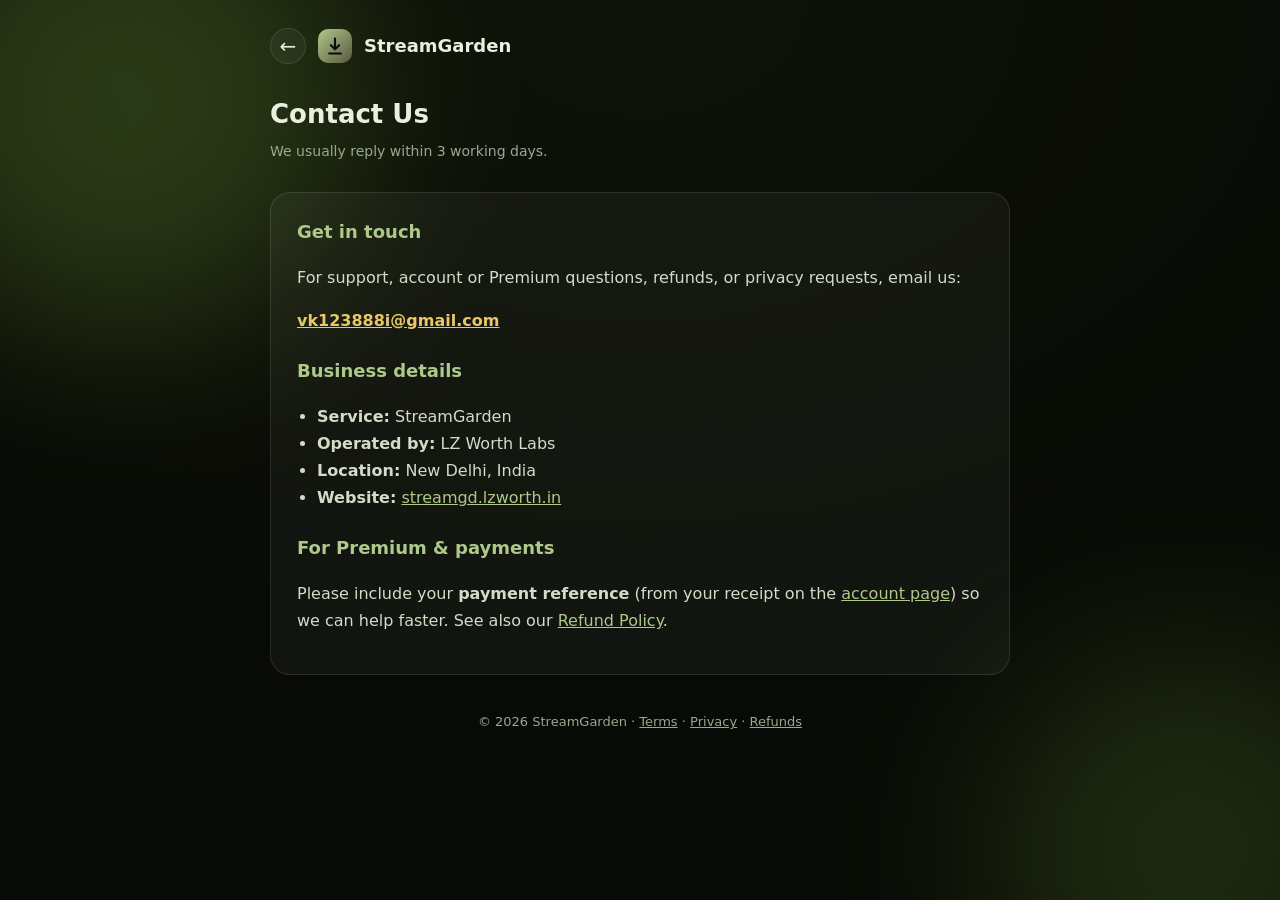
<file: contact.html>
<!doctype html>
<html lang="en">
<head>
<meta charset="utf-8">
<meta name="viewport" content="width=device-width,initial-scale=1">
<title>Contact Us — StreamGarden</title>
<link rel="canonical" href="https://streamgd.lzworth.in/contact.html">
<link rel="stylesheet" href="legal.css">
</head>
<body>
<div class="bg"><div class="blob b1"></div><div class="blob b2"></div></div>
<div class="wrap">
  <div class="bar">
    <a class="back" href="/">←</a>
    <span class="logo"><svg width="20" height="20" viewBox="0 0 24 24" fill="none" stroke="#0A0C07" stroke-width="2.6" stroke-linecap="round" stroke-linejoin="round"><path d="M12 3v12"/><path d="m7 11 5 5 5-5"/><path d="M5 21h14"/></svg></span>
    <span class="brand">StreamGarden</span>
  </div>

  <h1>Contact Us</h1>
  <p class="updated">We usually reply within 3 working days.</p>

  <div class="card">
    <h2>Get in touch</h2>
    <p>For support, account or Premium questions, refunds, or privacy requests, email us:</p>
    <p><a class="mail" href="mailto:vk123888i@gmail.com">vk123888i@gmail.com</a></p>

    <h2>Business details</h2>
    <ul>
      <li><strong>Service:</strong> StreamGarden</li>
      <li><strong>Operated by:</strong> LZ Worth Labs</li>
      <li><strong>Location:</strong> New Delhi, India</li>
      <li><strong>Website:</strong> <a href="https://streamgd.lzworth.in/">streamgd.lzworth.in</a></li>
    </ul>

    <h2>For Premium &amp; payments</h2>
    <p>Please include your <strong>payment reference</strong> (from your receipt on the <a href="/account.html">account page</a>) so we can help faster. See also our <a href="/refund.html">Refund Policy</a>.</p>
  </div>

  <p class="foot">© 2026 StreamGarden ·
    <a href="/terms.html">Terms</a> · <a href="/privacy.html">Privacy</a> · <a href="/refund.html">Refunds</a></p>
</div>
</body>
</html>
</file>
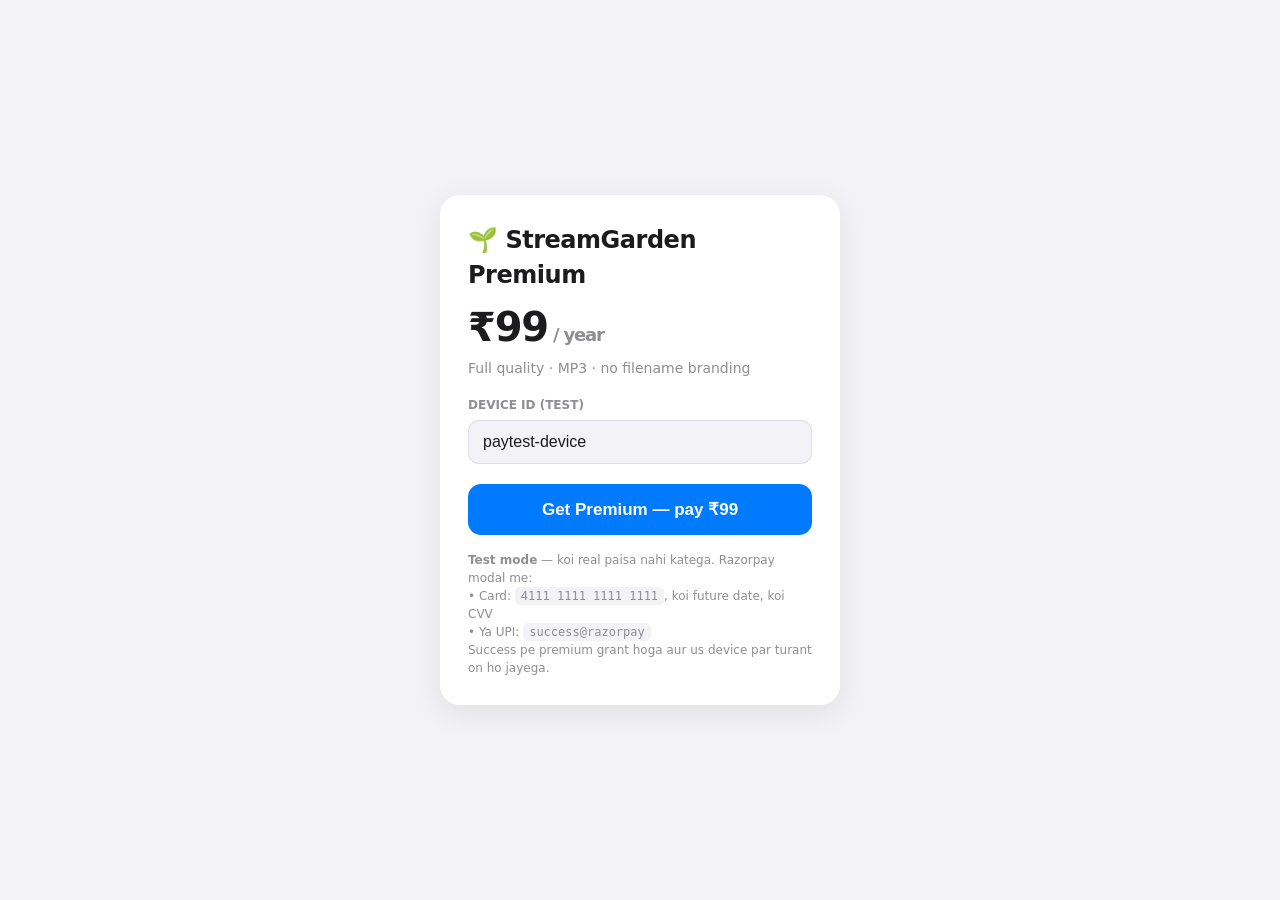
<file: paytest.html>
<!doctype html>
<html lang="en">
<head>
<meta charset="utf-8">
<meta name="viewport" content="width=device-width, initial-scale=1">
<meta name="robots" content="noindex, nofollow">
<title>Premium payment test</title>
<script src="https://checkout.razorpay.com/v1/checkout.js"></script>
<style>
  :root { --bg:#F2F2F7; --card:#fff; --ink:#1C1C1E; --sub:#8E8E93; --accent:#007AFF;
          --good:#34C759; --bad:#FF3B30; --line:rgba(60,60,67,.1); }
  @media (prefers-color-scheme: dark){ :root{ --bg:#000;--card:#1C1C1E;--ink:#fff;--sub:#98989F;--accent:#0A84FF;--line:rgba(255,255,255,.1);} }
  *{box-sizing:border-box;margin:0;-webkit-tap-highlight-color:transparent}
  body{background:var(--bg);color:var(--ink);font:16px/1.45 -apple-system,"SF Pro Text",system-ui,sans-serif;
       min-height:100vh;display:flex;align-items:center;justify-content:center;padding:20px;-webkit-font-smoothing:antialiased}
  .card{background:var(--card);border-radius:20px;padding:28px;max-width:400px;width:100%;
        box-shadow:0 8px 30px rgba(0,0,0,.08)}
  h1{font-size:24px;font-weight:700;letter-spacing:-.02em}
  .price{font-size:40px;font-weight:800;letter-spacing:-.03em;margin:6px 0 2px}
  .sub{color:var(--sub);font-size:14px}
  label{display:block;font-size:12px;font-weight:600;text-transform:uppercase;color:var(--sub);margin:18px 0 6px}
  input{width:100%;background:var(--bg);color:var(--ink);border:1px solid var(--line);border-radius:11px;
        padding:12px 14px;font-size:16px;outline:none}
  input:focus{border-color:var(--accent);box-shadow:0 0 0 3.5px rgba(0,122,255,.14)}
  button{width:100%;margin-top:20px;border:0;border-radius:13px;padding:15px;font-size:17px;font-weight:600;
         background:var(--accent);color:#fff;cursor:pointer}
  button:active{transform:scale(.98)}
  button[disabled]{opacity:.5}
  .out{margin-top:16px;font-size:14px;padding:12px 14px;border-radius:11px;display:none}
  .out.ok{display:block;background:rgba(52,199,89,.12);color:var(--good)}
  .out.err{display:block;background:rgba(255,59,48,.12);color:var(--bad)}
  .hint{margin-top:16px;font-size:12px;color:var(--sub);line-height:1.5}
  code{background:var(--bg);padding:2px 6px;border-radius:5px;font-size:12px}
</style>
</head>
<body>
<div class="card">
  <h1>🌱 StreamGarden Premium</h1>
  <div class="price">₹99<span style="font-size:18px;font-weight:600;color:var(--sub)"> / year</span></div>
  <div class="sub">Full quality · MP3 · no filename branding</div>

  <label for="dev">Device id (test)</label>
  <input id="dev" value="paytest-device" autocomplete="off">

  <button id="buy">Get Premium — pay ₹99</button>
  <div id="out" class="out"></div>

  <div class="hint">
    <b>Test mode</b> — koi real paisa nahi katega. Razorpay modal me:<br>
    • Card: <code>4111 1111 1111 1111</code>, koi future date, koi CVV<br>
    • Ya UPI: <code>success@razorpay</code><br>
    Success pe premium grant hoga aur us device par turant on ho jayega.
  </div>
</div>

<script>
const API = 'https://streamgd.lzworth.in/api';
const $ = (id) => document.getElementById(id);
const out = (msg, ok) => { const e = $('out'); e.textContent = msg; e.className = 'out ' + (ok ? 'ok' : 'err'); };

$('buy').onclick = async () => {
  const deviceId = $('dev').value.trim() || 'paytest-device';
  $('buy').disabled = true; out('Starting…', true);
  try {
    const o = await (await fetch(`${API}/pay-order`, {
      method: 'POST', headers: { 'Content-Type': 'application/json' },
      body: JSON.stringify({ device_id: deviceId, app: 'paytest' }),
    })).json();
    if (!o.order_id) throw new Error(o.error || 'order failed');

    const rzp = new Razorpay({
      key: o.key_id, order_id: o.order_id, amount: o.amount, currency: o.currency,
      name: 'StreamGarden', description: 'Premium — 1 year', theme: { color: '#007AFF' },
      handler: async (resp) => {
        out('Verifying…', true);
        const v = await (await fetch(`${API}/pay-verify`, {
          method: 'POST', headers: { 'Content-Type': 'application/json' },
          body: JSON.stringify({
            razorpay_order_id: resp.razorpay_order_id,
            razorpay_payment_id: resp.razorpay_payment_id,
            razorpay_signature: resp.razorpay_signature,
            device_id: deviceId,
          }),
        })).json();
        if (v.ok) out('✅ Premium ON till ' + new Date(v.premium_until).toLocaleDateString() + ' for ' + deviceId, true);
        else out('❌ ' + (v.error || 'verify failed'), false);
        $('buy').disabled = false;
      },
      modal: { ondismiss: () => { out('Payment cancelled', false); $('buy').disabled = false; } },
    });
    rzp.open();
  } catch (e) {
    out('❌ ' + e.message, false); $('buy').disabled = false;
  }
};
</script>
</body>
</html>
</file>
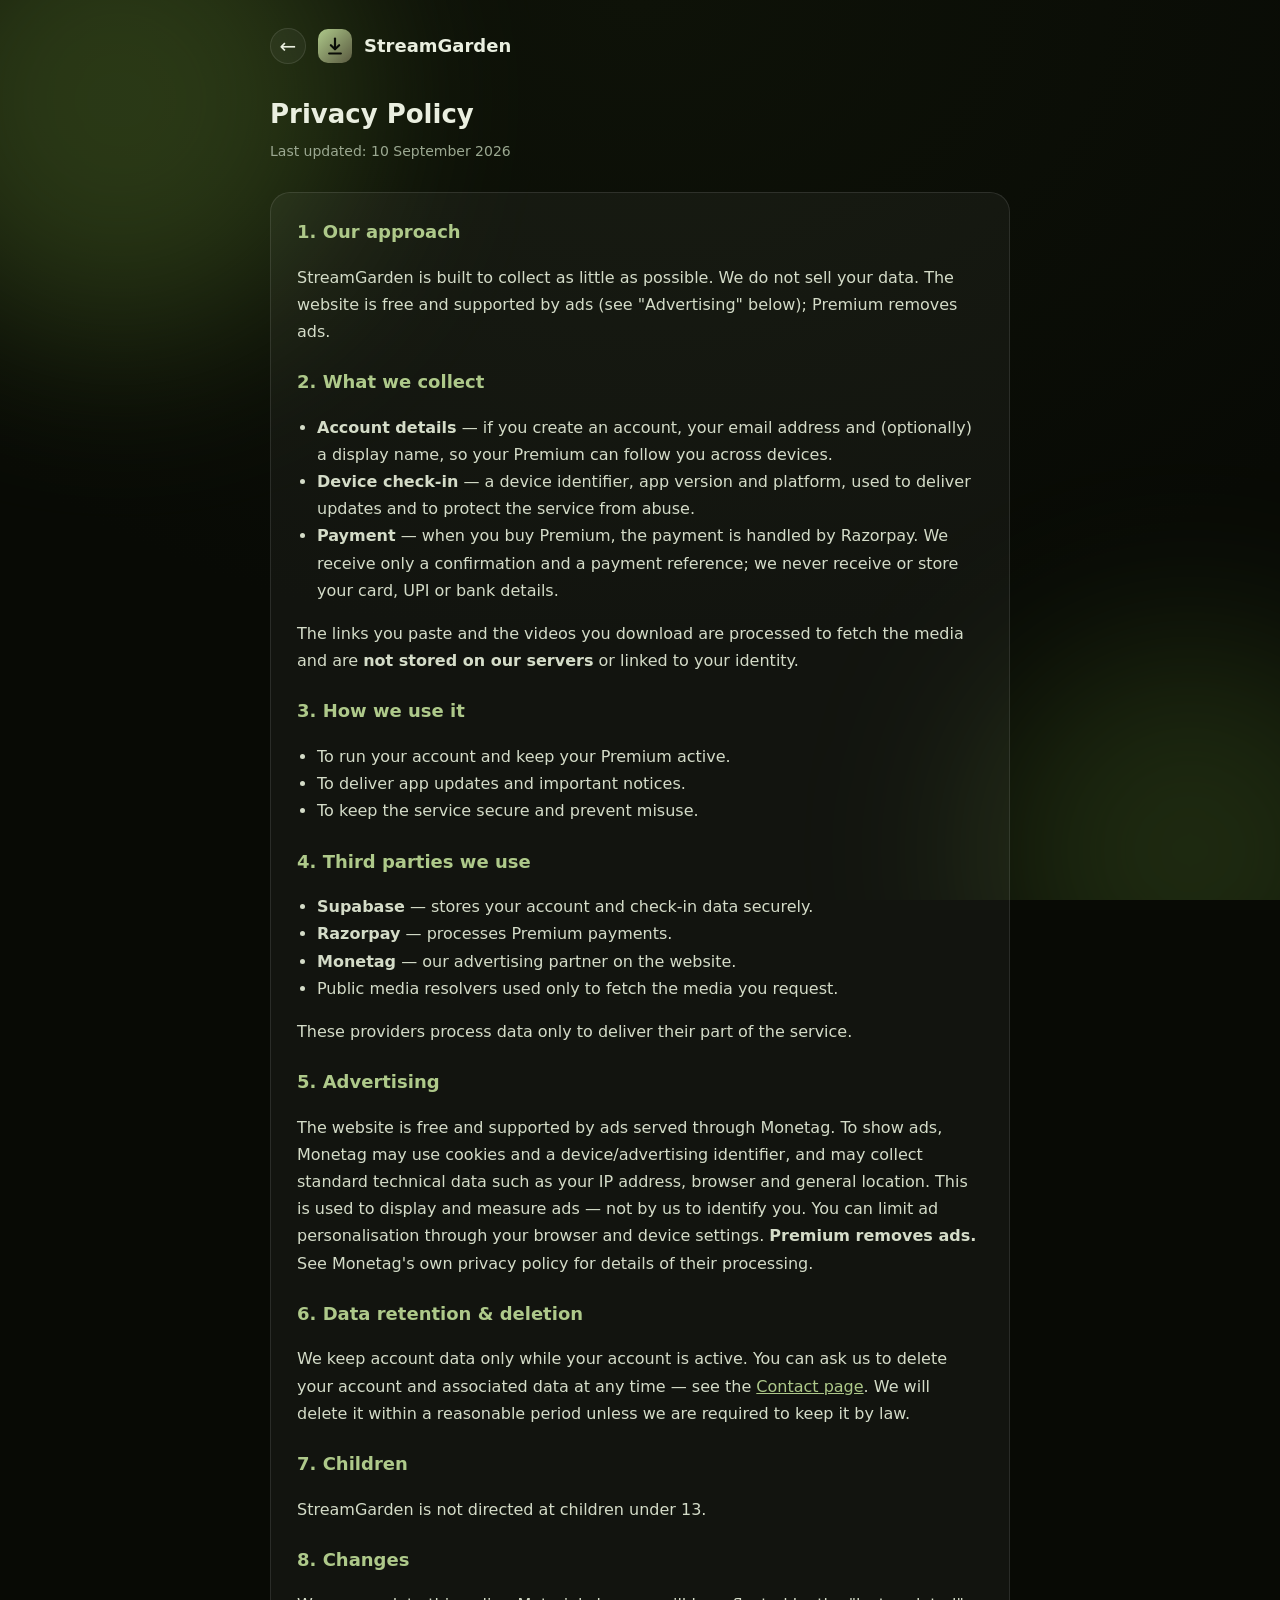
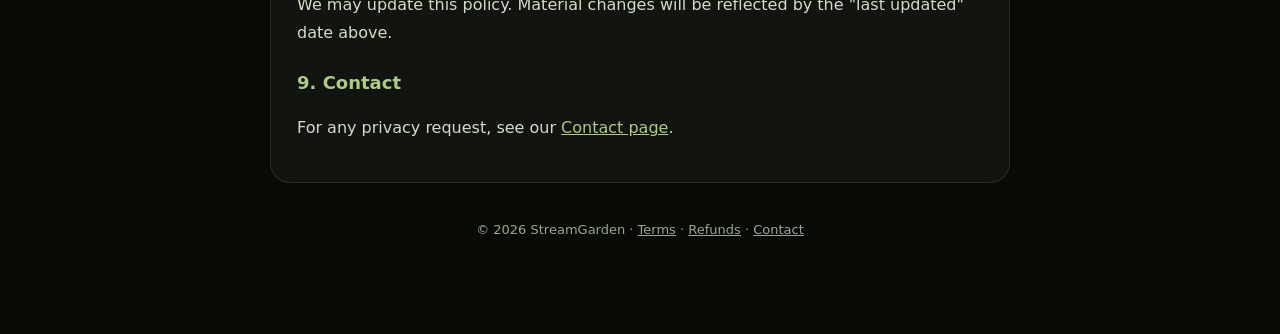
<file: privacy.html>
<!doctype html>
<html lang="en">
<head>
<meta charset="utf-8">
<meta name="viewport" content="width=device-width,initial-scale=1">
<title>Privacy Policy — StreamGarden</title>
<link rel="canonical" href="https://streamgd.lzworth.in/privacy.html">
<link rel="stylesheet" href="legal.css">
</head>
<body>
<div class="bg"><div class="blob b1"></div><div class="blob b2"></div></div>
<div class="wrap">
  <div class="bar">
    <a class="back" href="/">←</a>
    <span class="logo"><svg width="20" height="20" viewBox="0 0 24 24" fill="none" stroke="#0A0C07" stroke-width="2.6" stroke-linecap="round" stroke-linejoin="round"><path d="M12 3v12"/><path d="m7 11 5 5 5-5"/><path d="M5 21h14"/></svg></span>
    <span class="brand">StreamGarden</span>
  </div>

  <h1>Privacy Policy</h1>
  <p class="updated">Last updated: 10 September 2026</p>

  <div class="card">
    <h2>1. Our approach</h2>
    <p>StreamGarden is built to collect as little as possible. We do not sell your data. The website is free and supported by ads (see "Advertising" below); Premium removes ads.</p>

    <h2>2. What we collect</h2>
    <ul>
      <li><strong>Account details</strong> — if you create an account, your email address and (optionally) a display name, so your Premium can follow you across devices.</li>
      <li><strong>Device check-in</strong> — a device identifier, app version and platform, used to deliver updates and to protect the service from abuse.</li>
      <li><strong>Payment</strong> — when you buy Premium, the payment is handled by Razorpay. We receive only a confirmation and a payment reference; we never receive or store your card, UPI or bank details.</li>
    </ul>
    <p>The links you paste and the videos you download are processed to fetch the media and are <strong>not stored on our servers</strong> or linked to your identity.</p>

    <h2>3. How we use it</h2>
    <ul>
      <li>To run your account and keep your Premium active.</li>
      <li>To deliver app updates and important notices.</li>
      <li>To keep the service secure and prevent misuse.</li>
    </ul>

    <h2>4. Third parties we use</h2>
    <ul>
      <li><strong>Supabase</strong> — stores your account and check-in data securely.</li>
      <li><strong>Razorpay</strong> — processes Premium payments.</li>
      <li><strong>Monetag</strong> — our advertising partner on the website.</li>
      <li>Public media resolvers used only to fetch the media you request.</li>
    </ul>
    <p>These providers process data only to deliver their part of the service.</p>

    <h2>5. Advertising</h2>
    <p>The website is free and supported by ads served through Monetag. To show ads, Monetag may use cookies and a device/advertising identifier, and may collect standard technical data such as your IP address, browser and general location. This is used to display and measure ads — not by us to identify you. You can limit ad personalisation through your browser and device settings. <strong>Premium removes ads.</strong> See Monetag's own privacy policy for details of their processing.</p>

    <h2>6. Data retention &amp; deletion</h2>
    <p>We keep account data only while your account is active. You can ask us to delete your account and associated data at any time — see the <a href="/contact.html">Contact page</a>. We will delete it within a reasonable period unless we are required to keep it by law.</p>

    <h2>7. Children</h2>
    <p>StreamGarden is not directed at children under 13.</p>

    <h2>8. Changes</h2>
    <p>We may update this policy. Material changes will be reflected by the "last updated" date above.</p>

    <h2>9. Contact</h2>
    <p>For any privacy request, see our <a href="/contact.html">Contact page</a>.</p>
  </div>

  <p class="foot">© 2026 StreamGarden ·
    <a href="/terms.html">Terms</a> · <a href="/refund.html">Refunds</a> · <a href="/contact.html">Contact</a></p>
</div>
</body>
</html>
</file>
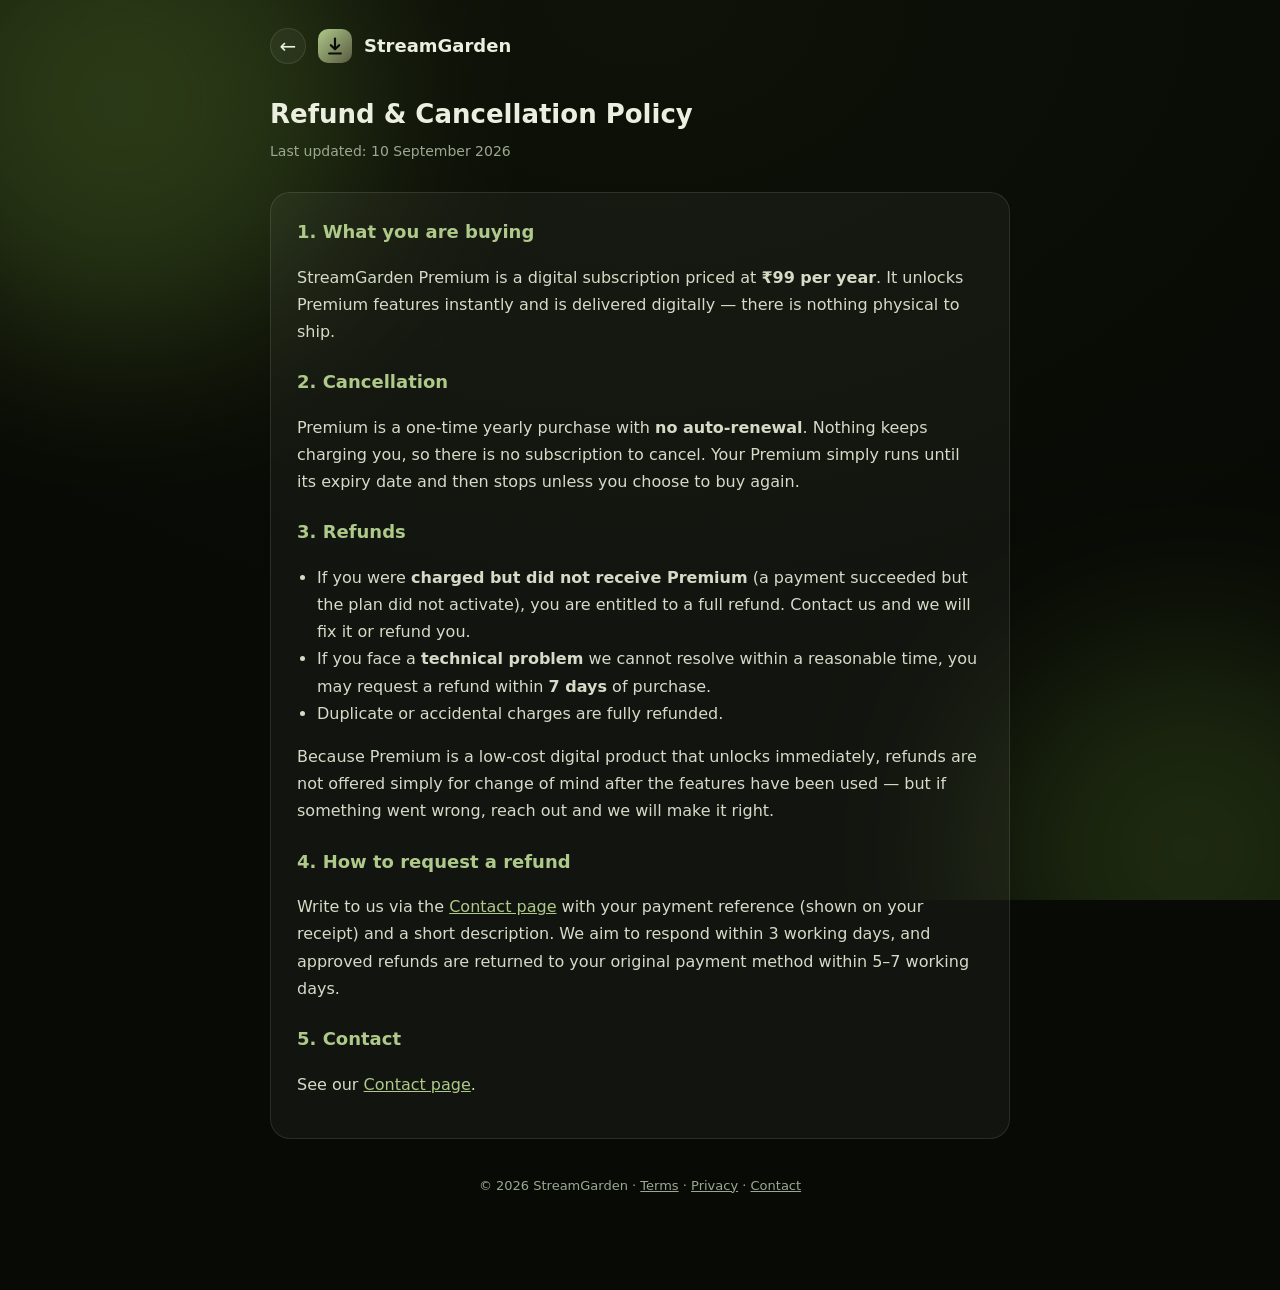
<file: refund.html>
<!doctype html>
<html lang="en">
<head>
<meta charset="utf-8">
<meta name="viewport" content="width=device-width,initial-scale=1">
<title>Refund &amp; Cancellation Policy — StreamGarden</title>
<link rel="canonical" href="https://streamgd.lzworth.in/refund.html">
<link rel="stylesheet" href="legal.css">
</head>
<body>
<div class="bg"><div class="blob b1"></div><div class="blob b2"></div></div>
<div class="wrap">
  <div class="bar">
    <a class="back" href="/">←</a>
    <span class="logo"><svg width="20" height="20" viewBox="0 0 24 24" fill="none" stroke="#0A0C07" stroke-width="2.6" stroke-linecap="round" stroke-linejoin="round"><path d="M12 3v12"/><path d="m7 11 5 5 5-5"/><path d="M5 21h14"/></svg></span>
    <span class="brand">StreamGarden</span>
  </div>

  <h1>Refund &amp; Cancellation Policy</h1>
  <p class="updated">Last updated: 10 September 2026</p>

  <div class="card">
    <h2>1. What you are buying</h2>
    <p>StreamGarden Premium is a digital subscription priced at <strong>₹99 per year</strong>. It unlocks Premium features instantly and is delivered digitally — there is nothing physical to ship.</p>

    <h2>2. Cancellation</h2>
    <p>Premium is a one-time yearly purchase with <strong>no auto-renewal</strong>. Nothing keeps charging you, so there is no subscription to cancel. Your Premium simply runs until its expiry date and then stops unless you choose to buy again.</p>

    <h2>3. Refunds</h2>
    <ul>
      <li>If you were <strong>charged but did not receive Premium</strong> (a payment succeeded but the plan did not activate), you are entitled to a full refund. Contact us and we will fix it or refund you.</li>
      <li>If you face a <strong>technical problem</strong> we cannot resolve within a reasonable time, you may request a refund within <strong>7 days</strong> of purchase.</li>
      <li>Duplicate or accidental charges are fully refunded.</li>
    </ul>
    <p>Because Premium is a low-cost digital product that unlocks immediately, refunds are not offered simply for change of mind after the features have been used — but if something went wrong, reach out and we will make it right.</p>

    <h2>4. How to request a refund</h2>
    <p>Write to us via the <a href="/contact.html">Contact page</a> with your payment reference (shown on your receipt) and a short description. We aim to respond within 3 working days, and approved refunds are returned to your original payment method within 5–7 working days.</p>

    <h2>5. Contact</h2>
    <p>See our <a href="/contact.html">Contact page</a>.</p>
  </div>

  <p class="foot">© 2026 StreamGarden ·
    <a href="/terms.html">Terms</a> · <a href="/privacy.html">Privacy</a> · <a href="/contact.html">Contact</a></p>
</div>
</body>
</html>
</file>
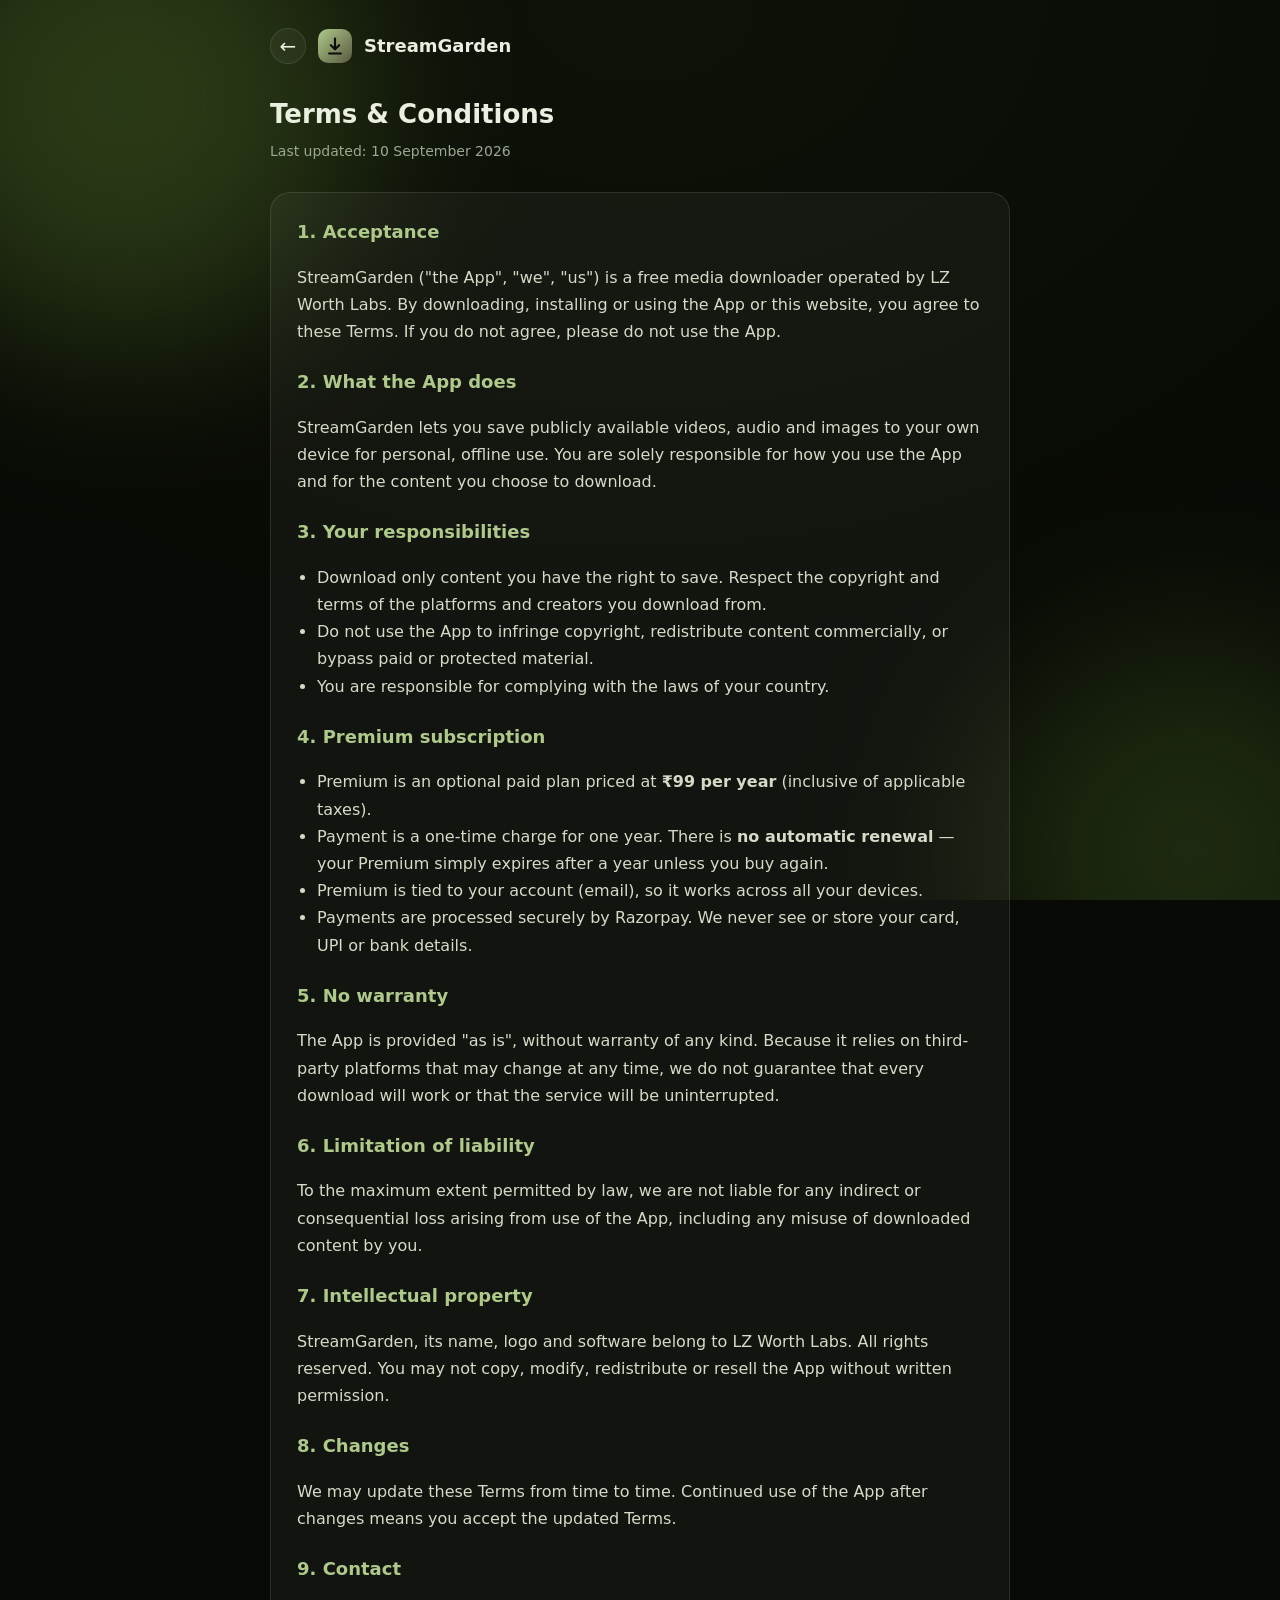
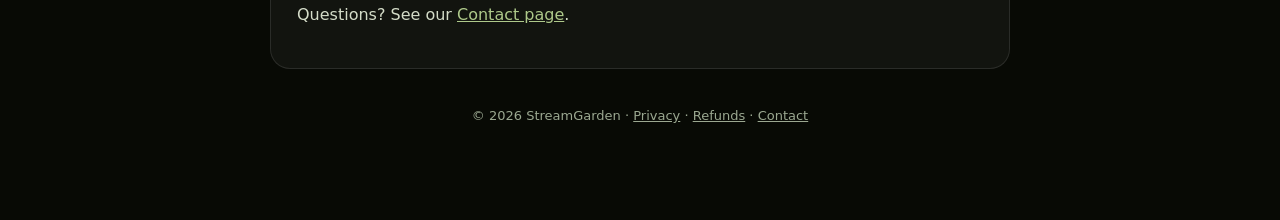
<file: terms.html>
<!doctype html>
<html lang="en">
<head>
<meta charset="utf-8">
<meta name="viewport" content="width=device-width,initial-scale=1">
<title>Terms &amp; Conditions — StreamGarden</title>
<link rel="canonical" href="https://streamgd.lzworth.in/terms.html">
<link rel="stylesheet" href="legal.css">
</head>
<body>
<div class="bg"><div class="blob b1"></div><div class="blob b2"></div></div>
<div class="wrap">
  <div class="bar">
    <a class="back" href="/">←</a>
    <span class="logo"><svg width="20" height="20" viewBox="0 0 24 24" fill="none" stroke="#0A0C07" stroke-width="2.6" stroke-linecap="round" stroke-linejoin="round"><path d="M12 3v12"/><path d="m7 11 5 5 5-5"/><path d="M5 21h14"/></svg></span>
    <span class="brand">StreamGarden</span>
  </div>

  <h1>Terms &amp; Conditions</h1>
  <p class="updated">Last updated: 10 September 2026</p>

  <div class="card">
    <h2>1. Acceptance</h2>
    <p>StreamGarden ("the App", "we", "us") is a free media downloader operated by LZ Worth Labs. By downloading, installing or using the App or this website, you agree to these Terms. If you do not agree, please do not use the App.</p>

    <h2>2. What the App does</h2>
    <p>StreamGarden lets you save publicly available videos, audio and images to your own device for personal, offline use. You are solely responsible for how you use the App and for the content you choose to download.</p>

    <h2>3. Your responsibilities</h2>
    <ul>
      <li>Download only content you have the right to save. Respect the copyright and terms of the platforms and creators you download from.</li>
      <li>Do not use the App to infringe copyright, redistribute content commercially, or bypass paid or protected material.</li>
      <li>You are responsible for complying with the laws of your country.</li>
    </ul>

    <h2>4. Premium subscription</h2>
    <ul>
      <li>Premium is an optional paid plan priced at <strong>₹99 per year</strong> (inclusive of applicable taxes).</li>
      <li>Payment is a one-time charge for one year. There is <strong>no automatic renewal</strong> — your Premium simply expires after a year unless you buy again.</li>
      <li>Premium is tied to your account (email), so it works across all your devices.</li>
      <li>Payments are processed securely by Razorpay. We never see or store your card, UPI or bank details.</li>
    </ul>

    <h2>5. No warranty</h2>
    <p>The App is provided "as is", without warranty of any kind. Because it relies on third-party platforms that may change at any time, we do not guarantee that every download will work or that the service will be uninterrupted.</p>

    <h2>6. Limitation of liability</h2>
    <p>To the maximum extent permitted by law, we are not liable for any indirect or consequential loss arising from use of the App, including any misuse of downloaded content by you.</p>

    <h2>7. Intellectual property</h2>
    <p>StreamGarden, its name, logo and software belong to LZ Worth Labs. All rights reserved. You may not copy, modify, redistribute or resell the App without written permission.</p>

    <h2>8. Changes</h2>
    <p>We may update these Terms from time to time. Continued use of the App after changes means you accept the updated Terms.</p>

    <h2>9. Contact</h2>
    <p>Questions? See our <a href="/contact.html">Contact page</a>.</p>
  </div>

  <p class="foot">© 2026 StreamGarden ·
    <a href="/privacy.html">Privacy</a> · <a href="/refund.html">Refunds</a> · <a href="/contact.html">Contact</a></p>
</div>
</body>
</html>
</file>
<file: styles.css>
/* StreamGarden — landing page. Dark, warm, sage as the action colour and a gold accent
   reserved for Premium so the page never reads as one flat block of green. */

:root {
  --bg:        #0A0C07;
  --bg-2:      #0E110A;
  --surface:   #141911;
  --surface-2: #1A2014;
  --line:      rgba(174, 201, 138, 0.12);
  --line-2:    rgba(174, 201, 138, 0.24);

  --sage:      #AEC98A;
  --sage-hi:   #C9E4A4;
  --sage-deep: #6E8A4C;

  --gold:      #E8C15A;
  --gold-hi:   #F4D479;
  --gold-deep: #B9902F;

  --text:  #ECEFE1;
  --muted: #98A085;
  --dim:   #6C7358;

  --sans:    "Instrument Sans", -apple-system, system-ui, sans-serif;
  --display: "Bricolage Grotesque", var(--sans);
  --mono:    "JetBrains Mono", ui-monospace, monospace;

  --r:   16px;
  --r-sm: 11px;
  --max: 1120px;
}

* { box-sizing: border-box; margin: 0; padding: 0; }
html { scroll-behavior: smooth; scroll-padding-top: 78px; -webkit-text-size-adjust: 100%; }
body {
  background: var(--bg); color: var(--text); font-family: var(--sans);
  font-size: 16px; line-height: 1.6; -webkit-font-smoothing: antialiased;
  overflow-x: hidden;
}
img { display: block; max-width: 100%; }
a { color: inherit; text-decoration: none; }
h1, h2, h3 { font-family: var(--display); font-weight: 700; line-height: 1.08; letter-spacing: -0.02em; }
p { color: var(--muted); text-wrap: pretty; }
b { color: var(--text); font-weight: 600; }

.wrap { width: 100%; max-width: var(--max); margin: 0 auto; padding: 0 22px; }
.wrap.narrow { max-width: 760px; }
.grad { background: linear-gradient(100deg, var(--sage-hi), var(--sage-deep)); -webkit-background-clip: text; background-clip: text; color: transparent; }

/* ── buttons ─────────────────────────────────────────────────────────── */
.btn {
  display: inline-flex; align-items: center; justify-content: center; gap: 9px;
  font-family: var(--sans); font-weight: 600; font-size: 0.94rem;
  padding: 12px 20px; border-radius: 999px; border: 1px solid transparent;
  cursor: pointer; white-space: nowrap; transition: transform .18s, background .18s, border-color .18s, box-shadow .18s;
}
.btn svg { width: 18px; height: 18px; }
.btn:active { transform: scale(.97); }
.btn-sm { padding: 9px 16px; font-size: 0.86rem; }
.btn-lg { padding: 15px 26px; font-size: 1.02rem; }
.btn-sage { background: linear-gradient(160deg, var(--sage-hi), var(--sage)); color: #0C1206; box-shadow: 0 8px 26px -12px rgba(174,201,138,.7); }
.btn-sage:hover { transform: translateY(-2px); box-shadow: 0 14px 34px -12px rgba(174,201,138,.8); }
.btn-gold { background: linear-gradient(160deg, var(--gold-hi), var(--gold)); color: #241B04; box-shadow: 0 8px 26px -12px rgba(232,193,90,.7); }
.btn-gold:hover { transform: translateY(-2px); box-shadow: 0 14px 34px -12px rgba(232,193,90,.85); }
.btn-ghost { background: rgba(255,255,255,.02); border-color: var(--line-2); color: var(--text); }
.btn-ghost:hover { background: var(--surface); border-color: var(--sage-deep); transform: translateY(-2px); }

/* ── header ──────────────────────────────────────────────────────────── */
#hdr {
  position: sticky; top: 0; z-index: 50;
  backdrop-filter: blur(14px); background: rgba(10,12,7,.72);
  border-bottom: 1px solid transparent; transition: border-color .3s, background .3s;
}
#hdr.stuck { border-bottom-color: var(--line); }
.bar { display: flex; align-items: center; gap: 20px; height: 62px; }
.brand { display: flex; align-items: center; gap: 10px; font-family: var(--display); font-weight: 700; font-size: 1.08rem; letter-spacing: -0.01em; }
.logo { width: 30px; height: 30px; border-radius: 9px; display: grid; place-items: center; flex: none;
  background: linear-gradient(150deg, var(--sage-hi), var(--sage-deep)); }
.logo svg { width: 17px; height: 17px; }
.logo.sm { width: 26px; height: 26px; border-radius: 8px; } .logo.sm svg { width: 15px; height: 15px; }
.links { margin-left: auto; display: flex; gap: 26px; }
.links a { color: var(--muted); font-size: 0.92rem; font-weight: 500; transition: color .2s; }
.links a:hover { color: var(--text); }

/* ── hero ────────────────────────────────────────────────────────────── */
.hero { position: relative; padding: 84px 0 70px; text-align: center; overflow: hidden; }
.hero .glow {
  position: absolute; top: -180px; left: 50%; transform: translateX(-50%);
  width: 760px; height: 560px; pointer-events: none; z-index: 0;
  background: radial-gradient(closest-side, rgba(174,201,138,.20), transparent 72%);
  filter: blur(20px);
}
.hero-in { position: relative; z-index: 1; }
.pill-eyebrow {
  display: inline-block; font-family: var(--mono); font-size: .7rem; letter-spacing: .12em;
  text-transform: uppercase; color: var(--sage); border: 1px solid var(--line-2);
  background: rgba(174,201,138,.06); padding: 6px 14px; border-radius: 999px; margin-bottom: 22px;
}
.hero h1 { font-size: clamp(2.3rem, 6vw, 4.1rem); font-weight: 800; }
.lede { max-width: 620px; margin: 22px auto 0; font-size: 1.08rem; color: var(--muted); }
.hero-cta { display: flex; gap: 12px; justify-content: center; flex-wrap: wrap; margin-top: 30px; }
.works { display: flex; align-items: center; justify-content: center; gap: 14px; flex-wrap: wrap; margin-top: 44px; color: var(--dim); }
.works-label { font-family: var(--mono); font-size: .68rem; letter-spacing: .12em; text-transform: uppercase; }
.w-ic { display: inline-grid; place-items: center; color: var(--muted); opacity: .8; transition: opacity .2s, color .2s; font-size: .78rem; font-weight: 600; }
.w-ic:hover { opacity: 1; color: var(--sage); }
.w-ic svg { width: 22px; height: 22px; }

/* ── sections ────────────────────────────────────────────────────────── */
.sec { padding: 76px 0; }
.sec.alt { background: linear-gradient(180deg, var(--bg-2), var(--bg)); border-top: 1px solid var(--line); border-bottom: 1px solid var(--line); }
.sec-head { max-width: 640px; margin: 0 auto 46px; text-align: center; }
.tag { display: inline-block; font-family: var(--mono); font-size: .68rem; letter-spacing: .16em; text-transform: uppercase; color: var(--sage); margin-bottom: 14px; }
.tag.gold-tag { color: var(--gold); }
.sec-head h2 { font-size: clamp(1.7rem, 4vw, 2.5rem); }
.sec-head p { margin-top: 12px; font-size: 1.02rem; }

/* ── features ────────────────────────────────────────────────────────── */
.feat-grid { display: grid; grid-template-columns: repeat(3, 1fr); gap: 16px; }
.feat {
  border: 1px solid var(--line); border-radius: var(--r); padding: 26px 24px;
  background: linear-gradient(170deg, var(--surface), var(--bg-2)); transition: border-color .28s, transform .28s;
}
.feat:hover { border-color: var(--line-2); transform: translateY(-4px); }
.fic { width: 42px; height: 42px; border-radius: 12px; display: grid; place-items: center; margin-bottom: 16px;
  background: rgba(174,201,138,.1); color: var(--sage); }
.fic svg { width: 21px; height: 21px; }
.fic.gold { background: rgba(232,193,90,.12); color: var(--gold); }
.feat h3 { font-size: 1.16rem; margin-bottom: 8px; }
.feat p { font-size: 0.93rem; }
.feat.gold-edge { border-color: rgba(232,193,90,.28); }
.mini { display: inline-block; vertical-align: middle; font-family: var(--mono); font-size: .54rem; letter-spacing: .08em;
  text-transform: uppercase; color: var(--sage); background: rgba(174,201,138,.12); border: 1px solid var(--line-2);
  padding: 2px 6px; border-radius: 99px; margin-left: 6px; }
.mini.gold-mini { color: var(--gold); background: rgba(232,193,90,.12); border-color: rgba(232,193,90,.3); }

/* ── screenshots ─────────────────────────────────────────────────────── */
.shots-label { text-align: center; font-size: .9rem; color: var(--dim); margin-bottom: 26px; }
.shots-label span { color: var(--sage); font-weight: 600; }

/* phone gallery — real device frames, gently fanned, floating */
.phones {
  display: flex; gap: 26px; padding: 30px 6px 34px; overflow-x: auto;
  scroll-snap-type: x mandatory; justify-content: flex-start;
}
.phones::-webkit-scrollbar { height: 8px; } .phones::-webkit-scrollbar-thumb { background: var(--line-2); border-radius: 99px; }
@media (min-width: 940px) { .phones { justify-content: center; overflow: visible; } }
.phone { flex: 0 0 auto; scroll-snap-align: center; text-align: center; animation: floaty 7s ease-in-out infinite; }
.phone:nth-child(2) { animation-delay: -1.4s; } .phone:nth-child(3) { animation-delay: -2.8s; }
.phone:nth-child(4) { animation-delay: -4.2s; } .phone:nth-child(5) { animation-delay: -5.6s; }
.phone-frame {
  position: relative; width: 194px; padding: 8px; border-radius: 30px;
  background: linear-gradient(165deg, #232b1b, #0d100a); border: 1px solid var(--line-2);
  box-shadow: 0 34px 60px -32px rgba(0,0,0,.95), inset 0 1px 0 rgba(255,255,255,.04);
  transition: transform .4s cubic-bezier(.2,.7,.2,1), box-shadow .4s;
}
.phones .phone:nth-child(odd) .phone-frame  { transform: rotate(-2deg); }
.phones .phone:nth-child(even) .phone-frame { transform: rotate(2deg); }
.phone-frame img { width: 100%; display: block; border-radius: 23px; }
.notch { position: absolute; top: 15px; left: 50%; transform: translateX(-50%); width: 44px; height: 5px;
  border-radius: 99px; background: rgba(0,0,0,.55); z-index: 2; }
.phone-frame:hover {
  transform: rotate(0) translateY(-12px) scale(1.04); z-index: 5;
  box-shadow: 0 46px 74px -30px rgba(0,0,0,1), 0 0 0 1px rgba(174,201,138,.28);
}
.phone figcaption { margin-top: 20px; font-size: .84rem; color: var(--muted); }
@keyframes floaty { 0%,100% { transform: translateY(0); } 50% { transform: translateY(-9px); } }
@media (prefers-reduced-motion: reduce) { .phone { animation: none; } }

/* desktop showcase — a window frame around the app screenshot */
.desktop-show { max-width: 860px; margin: 0 auto; }
.dsk-frame { border: 1px solid var(--line-2); border-radius: 14px; overflow: hidden; background: #0F1109;
  box-shadow: 0 30px 80px -40px rgba(0,0,0,.9), 0 0 0 1px rgba(174,201,138,.05); }
.dsk-bar { height: 34px; display: flex; align-items: center; gap: 8px; padding: 0 14px;
  background: linear-gradient(180deg, #1a2014, #141911); border-bottom: 1px solid var(--line); }
.dsk-bar i { width: 11px; height: 11px; border-radius: 50%; background: var(--line-2); }
.dsk-bar i:nth-child(1) { background: #E5806E; } .dsk-bar i:nth-child(2) { background: #E8C15A; } .dsk-bar i:nth-child(3) { background: #8FC98A; }
.dsk-frame img { width: 100%; display: block; }
.dsk-cap { text-align: center; font-size: .9rem; color: var(--muted); margin-top: 16px; }

/* ── download cards ──────────────────────────────────────────────────── */
.dl-grid { display: grid; grid-template-columns: repeat(3, 1fr); gap: 16px; }
.dlc {
  border: 1px solid var(--line); border-radius: var(--r); padding: 24px 22px 26px;
  background: linear-gradient(170deg, var(--surface), var(--bg-2)); display: flex; flex-direction: column;
}
.dlc-top { display: flex; align-items: center; gap: 13px; margin-bottom: 18px; }
.pic { width: 44px; height: 44px; border-radius: 12px; flex: none; display: grid; place-items: center;
  background: rgba(174,201,138,.1); color: var(--sage); }
.pic svg { width: 22px; height: 22px; }
.dlc h3 { font-size: 1.2rem; line-height: 1.1; }
.muted { color: var(--dim); font-family: var(--mono); font-size: .68rem; letter-spacing: .04em; }
.steps { list-style: none; display: flex; flex-direction: column; gap: 13px; margin: 0 0 22px; flex: 1; counter-reset: s; }
.steps li { position: relative; padding-left: 32px; counter-increment: s; }
.steps li span { font-size: .9rem; color: var(--muted); }
.steps li::before {
  content: counter(s); position: absolute; left: 0; top: 1px; width: 21px; height: 21px; border-radius: 50%;
  background: rgba(174,201,138,.14); color: var(--sage); font-family: var(--mono); font-size: .72rem;
  display: grid; place-items: center;
}
.steps li:not(:last-child)::after { content: ""; position: absolute; left: 10px; top: 24px; bottom: -13px; width: 1px; background: var(--line-2); }
.dl-btn { width: 100%; }
.mac-btns { display: flex; flex-direction: column; gap: 9px; }

.safe { display: flex; gap: 15px; align-items: flex-start; margin-top: 22px; padding: 20px 22px;
  border: 1px solid var(--line-2); border-radius: var(--r); background: rgba(174,201,138,.05); }
.safe .pic { width: 38px; height: 38px; } .safe .pic svg { width: 19px; height: 19px; }
.safe p { font-size: .92rem; }

/* ── pricing ─────────────────────────────────────────────────────────── */
.price-grid { display: grid; grid-template-columns: repeat(2, 1fr); gap: 18px; max-width: 820px; margin: 0 auto; }
.plan { position: relative; border: 1px solid var(--line); border-radius: 20px; padding: 30px 28px;
  background: linear-gradient(170deg, var(--surface), var(--bg-2)); display: flex; flex-direction: column; }
.plan.premium { border-color: rgba(232,193,90,.4); background: linear-gradient(170deg, rgba(232,193,90,.07), var(--bg-2));
  box-shadow: 0 20px 60px -30px rgba(232,193,90,.5); }
.ribbon { position: absolute; top: -12px; right: 22px; font-family: var(--mono); font-size: .64rem; letter-spacing: .1em;
  text-transform: uppercase; color: #241B04; background: linear-gradient(160deg, var(--gold-hi), var(--gold));
  padding: 5px 12px; border-radius: 99px; font-weight: 600; }
.plan-head h3 { font-size: 1.3rem; display: flex; align-items: center; gap: 8px; }
.crown { width: 20px; height: 20px; color: var(--gold); }
.price { font-family: var(--display); font-size: 2.7rem; font-weight: 800; margin: 10px 0 2px; letter-spacing: -0.03em; }
.price span { font-family: var(--sans); font-size: .9rem; font-weight: 500; color: var(--dim); margin-left: 8px; letter-spacing: 0; }
.gold-price { color: var(--gold-hi); }
.plan-sub { font-size: .92rem; margin-bottom: 20px; }
.plan-list { list-style: none; display: flex; flex-direction: column; gap: 12px; margin-bottom: 26px; flex: 1; }
.plan-list li { display: flex; align-items: flex-start; gap: 11px; font-size: .94rem; color: var(--muted); }
.ck { width: 18px; height: 18px; border-radius: 50%; flex: none; margin-top: 2px; background: rgba(174,201,138,.16);
  background-image: url("data:image/svg+xml,%3Csvg xmlns='http://www.w3.org/2000/svg' viewBox='0 0 24 24' fill='none' stroke='%23AEC98A' stroke-width='3.4' stroke-linecap='round' stroke-linejoin='round'%3E%3Cpath d='M20 6 9 17l-5-5'/%3E%3C/svg%3E");
  background-size: 11px; background-repeat: no-repeat; background-position: center; }
.gold-ck { background-color: rgba(232,193,90,.16);
  background-image: url("data:image/svg+xml,%3Csvg xmlns='http://www.w3.org/2000/svg' viewBox='0 0 24 24' fill='none' stroke='%23E8C15A' stroke-width='3.4' stroke-linecap='round' stroke-linejoin='round'%3E%3Cpath d='M20 6 9 17l-5-5'/%3E%3C/svg%3E"); }

/* ── how to get premium ──────────────────────────────────────────────── */
.how-grid { display: grid; grid-template-columns: repeat(3, 1fr); gap: 16px; margin-bottom: 30px; }
.how { border: 1px solid var(--line); border-radius: var(--r); padding: 26px 24px; background: var(--surface); }
.hn { display: grid; place-items: center; width: 38px; height: 38px; border-radius: 12px; font-family: var(--display);
  font-weight: 700; font-size: 1.1rem; color: #241B04; background: linear-gradient(160deg, var(--gold-hi), var(--gold)); margin-bottom: 15px; }
.how h3 { font-size: 1.1rem; margin-bottom: 7px; }
.how p { font-size: .9rem; }
.msg-box { max-width: 620px; margin: 0 auto; text-align: center; border: 1px solid var(--line-2); border-radius: 20px;
  padding: 30px 26px; background: linear-gradient(170deg, var(--surface), var(--bg-2)); }
.msg-label { font-family: var(--mono); font-size: .68rem; letter-spacing: .1em; text-transform: uppercase; color: var(--dim); }
.msg-bubble { margin: 12px auto 22px; max-width: 440px; background: rgba(174,201,138,.08); border: 1px solid var(--line);
  border-radius: 14px 14px 14px 4px; padding: 14px 18px; text-align: left; font-size: .95rem; color: var(--text); }
.msg-note { font-size: .82rem; color: var(--dim); margin-top: 12px; }

/* ── faq ─────────────────────────────────────────────────────────────── */
.faq details { border: 1px solid var(--line); border-radius: var(--r-sm); background: var(--surface); margin-bottom: 10px; overflow: hidden; }
.faq summary { list-style: none; cursor: pointer; padding: 16px 20px; font-weight: 600; font-size: .98rem; position: relative; padding-right: 46px; }
.faq summary::-webkit-details-marker { display: none; }
.faq summary::after { content: "+"; position: absolute; right: 20px; top: 50%; transform: translateY(-50%); color: var(--sage); font-size: 1.3rem; transition: transform .2s; }
.faq details[open] summary::after { transform: translateY(-50%) rotate(45deg); }
.faq details p { padding: 0 20px 18px; font-size: .92rem; }

/* ── final + footer ──────────────────────────────────────────────────── */
.final { text-align: center; padding: 80px 0; background: radial-gradient(ellipse at top, rgba(174,201,138,.1), transparent 60%); }
.final h2 { font-size: clamp(1.8rem, 4.5vw, 2.7rem); }
.final p { margin: 12px 0 26px; }
footer { border-top: 1px solid var(--line); background: var(--bg-2); padding: 34px 0; }
.foot { display: flex; flex-direction: column; align-items: center; gap: 16px; text-align: center; }
.foot-brand { display: flex; align-items: center; gap: 9px; font-family: var(--display); font-weight: 700; }
.foot-links { display: flex; gap: 22px; }
.foot-links a { color: var(--muted); font-size: .9rem; } .foot-links a:hover { color: var(--sage); }
.foot-note { font-size: .8rem; color: var(--dim); max-width: 520px; }

/* ── reveal on scroll ────────────────────────────────────────────────── */
.reveal { opacity: 0; transform: translateY(22px); transition: opacity .6s ease, transform .6s ease; }
.reveal.in { opacity: 1; transform: none; }
@media (prefers-reduced-motion: reduce) { .reveal { opacity: 1; transform: none; transition: none; } html { scroll-behavior: auto; } }

/* ── responsive ──────────────────────────────────────────────────────── */
@media (max-width: 920px) {
  .feat-grid, .dl-grid, .how-grid { grid-template-columns: repeat(2, 1fr); }
}
@media (max-width: 680px) {
  .links { display: none; }
  .feat-grid, .dl-grid, .how-grid, .price-grid { grid-template-columns: 1fr; }
  .sec { padding: 58px 0; }
  .hero { padding: 56px 0 50px; }
  .shots figure { width: 168px; }
}
</file>
<file: legal.css>
/* Shared style for StreamGarden legal pages — dark aurora theme, matches account.html. */
:root{--ink:#EAEFE0;--sub:#9BA891;--sage:#AEC98A;--card:rgba(255,255,255,.045);
  --line:rgba(255,255,255,.10);--gold:#E8C766}
*{box-sizing:border-box}
body{margin:0;background:#080A05;color:var(--ink);
  font:16px/1.7 -apple-system,"SF Pro Text",system-ui,"Segoe UI",sans-serif;
  -webkit-font-smoothing:antialiased}
.bg{position:fixed;inset:0;z-index:-1;overflow:hidden;
  background:radial-gradient(120% 120% at 50% 0%,#0e1208 0%,#080A05 60%)}
.blob{position:absolute;border-radius:50%;filter:blur(90px);opacity:.4}
.b1{width:480px;height:480px;background:#5A7A2E;top:-140px;left:-120px}
.b2{width:420px;height:420px;background:#3f5a22;bottom:-160px;right:-120px}
.wrap{max-width:780px;margin:0 auto;padding:28px 20px 80px}
.bar{display:flex;align-items:center;gap:12px;margin-bottom:28px}
.back{width:36px;height:36px;border-radius:50%;background:var(--card);border:1px solid var(--line);
  display:flex;align-items:center;justify-content:center;text-decoration:none;color:var(--ink);
  font-size:20px;flex-shrink:0}
.logo{width:34px;height:34px;border-radius:10px;
  background:linear-gradient(135deg,#AEC98A,#5A5A40);display:flex;align-items:center;justify-content:center}
.brand{font-weight:700;font-size:18px}
h1{font-size:26px;margin:8px 0 4px}
.updated{color:var(--sub);font-size:14px;margin:0 0 28px}
.card{background:var(--card);border:1px solid var(--line);border-radius:20px;padding:24px 26px;margin-bottom:18px}
h2{font-size:18px;color:var(--sage);margin:22px 0 8px}
h2:first-child{margin-top:0}
p,li{color:#D4DCC8}
a{color:var(--sage)}
ul{padding-left:20px}
.mail{color:var(--gold);font-weight:600}
.foot{text-align:center;color:var(--sub);font-size:13px;margin-top:36px}
.foot a{color:var(--sub)}
</file>
